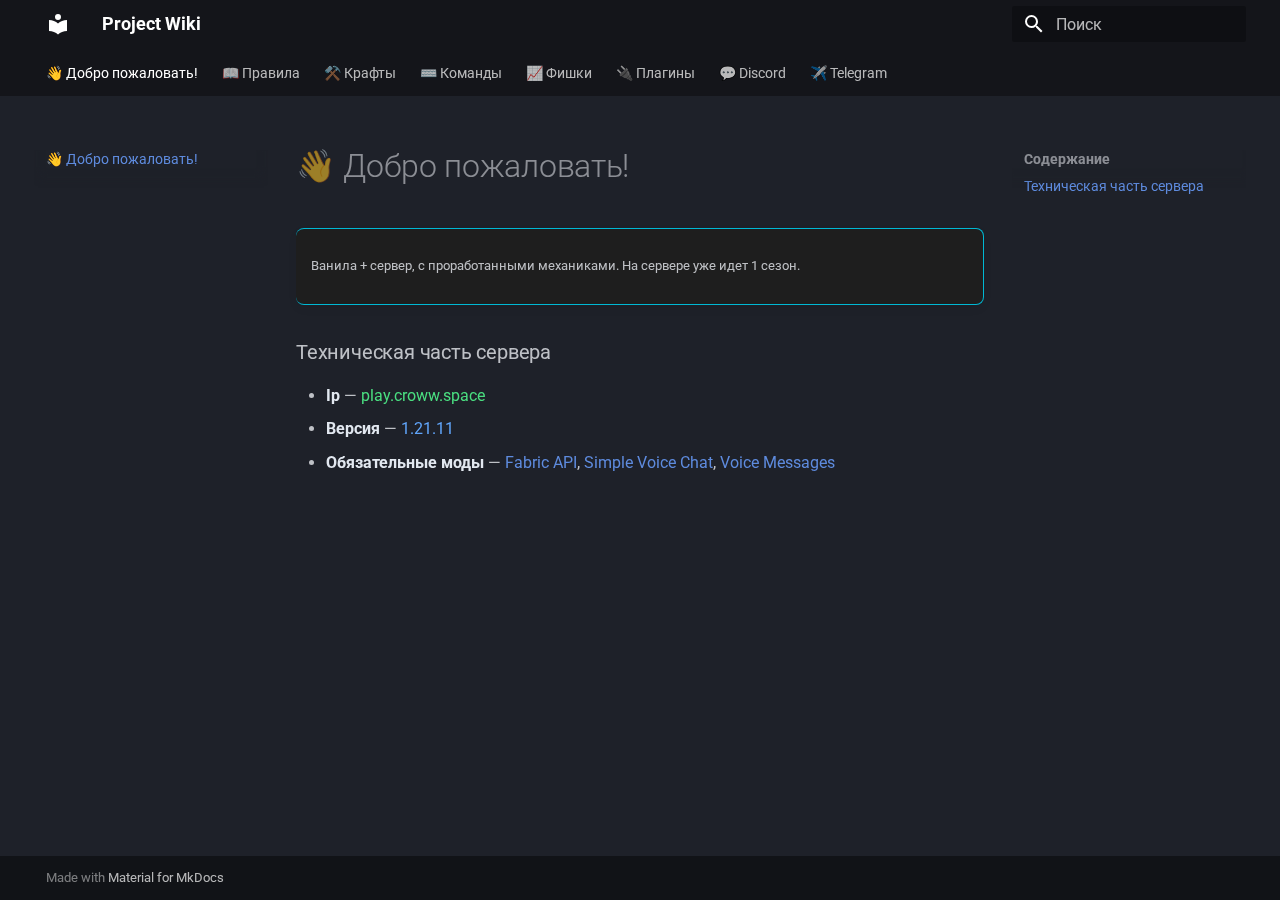
<file: index.html>
<!doctype html>
<html lang="ru" class="no-js">
  <head>
    
      <meta charset="utf-8">
      <meta name="viewport" content="width=device-width,initial-scale=1">
      
      
      
        <link rel="canonical" href="https://wiki.croww.space/">
      
      
      
        <link rel="next" href="crafts/">
      
      
        
      
      
      <link rel="icon" href="assets/images/favicon.png">
      <meta name="generator" content="mkdocs-1.6.1, mkdocs-material-9.7.1">
    
    
      
        <title>Project Wiki</title>
      
    
    
      <link rel="stylesheet" href="assets/stylesheets/main.484c7ddc.min.css">
      
        
        <link rel="stylesheet" href="assets/stylesheets/palette.ab4e12ef.min.css">
      
      


    
    
      
    
    
      
        
        
        <link rel="preconnect" href="https://fonts.gstatic.com" crossorigin>
        <link rel="stylesheet" href="https://fonts.googleapis.com/css?family=Roboto:300,300i,400,400i,700,700i%7CRoboto+Mono:400,400i,700,700i&display=fallback">
        <style>:root{--md-text-font:"Roboto";--md-code-font:"Roboto Mono"}</style>
      
    
    
      <link rel="stylesheet" href="stylesheets/extra.css">
    
    <script>__md_scope=new URL(".",location),__md_hash=e=>[...e].reduce(((e,_)=>(e<<5)-e+_.charCodeAt(0)),0),__md_get=(e,_=localStorage,t=__md_scope)=>JSON.parse(_.getItem(t.pathname+"."+e)),__md_set=(e,_,t=localStorage,a=__md_scope)=>{try{t.setItem(a.pathname+"."+e,JSON.stringify(_))}catch(e){}}</script>
    
      

    
    
  </head>
  
  
    
    
    
    
    
    <body dir="ltr" data-md-color-scheme="slate" data-md-color-primary="black" data-md-color-accent="indigo">
  
    
    <input class="md-toggle" data-md-toggle="drawer" type="checkbox" id="__drawer" autocomplete="off">
    <input class="md-toggle" data-md-toggle="search" type="checkbox" id="__search" autocomplete="off">
    <label class="md-overlay" for="__drawer"></label>
    <div data-md-component="skip">
      
        
        <a href="#_1" class="md-skip">
          Перейти к содержанию
        </a>
      
    </div>
    <div data-md-component="announce">
      
    </div>
    
    
      

<header class="md-header" data-md-component="header">
  <nav class="md-header__inner md-grid" aria-label="Верхний колонтитул">
    <a href="." title="Project Wiki" class="md-header__button md-logo" aria-label="Project Wiki" data-md-component="logo">
      
  
  <svg xmlns="http://www.w3.org/2000/svg" viewBox="0 0 24 24"><path d="M12 8a3 3 0 0 0 3-3 3 3 0 0 0-3-3 3 3 0 0 0-3 3 3 3 0 0 0 3 3m0 3.54C9.64 9.35 6.5 8 3 8v11c3.5 0 6.64 1.35 9 3.54 2.36-2.19 5.5-3.54 9-3.54V8c-3.5 0-6.64 1.35-9 3.54"/></svg>

    </a>
    <label class="md-header__button md-icon" for="__drawer">
      
      <svg xmlns="http://www.w3.org/2000/svg" viewBox="0 0 24 24"><path d="M3 6h18v2H3zm0 5h18v2H3zm0 5h18v2H3z"/></svg>
    </label>
    <div class="md-header__title" data-md-component="header-title">
      <div class="md-header__ellipsis">
        <div class="md-header__topic">
          <span class="md-ellipsis">
            Project Wiki
          </span>
        </div>
        <div class="md-header__topic" data-md-component="header-topic">
          <span class="md-ellipsis">
            
              👋 Добро пожаловать!
            
          </span>
        </div>
      </div>
    </div>
    
      
    
    
    
    
      
      
        <label class="md-header__button md-icon" for="__search">
          
          <svg xmlns="http://www.w3.org/2000/svg" viewBox="0 0 24 24"><path d="M9.5 3A6.5 6.5 0 0 1 16 9.5c0 1.61-.59 3.09-1.56 4.23l.27.27h.79l5 5-1.5 1.5-5-5v-.79l-.27-.27A6.52 6.52 0 0 1 9.5 16 6.5 6.5 0 0 1 3 9.5 6.5 6.5 0 0 1 9.5 3m0 2C7 5 5 7 5 9.5S7 14 9.5 14 14 12 14 9.5 12 5 9.5 5"/></svg>
        </label>
        <div class="md-search" data-md-component="search" role="dialog">
  <label class="md-search__overlay" for="__search"></label>
  <div class="md-search__inner" role="search">
    <form class="md-search__form" name="search">
      <input type="text" class="md-search__input" name="query" aria-label="Поиск" placeholder="Поиск" autocapitalize="off" autocorrect="off" autocomplete="off" spellcheck="false" data-md-component="search-query" required>
      <label class="md-search__icon md-icon" for="__search">
        
        <svg xmlns="http://www.w3.org/2000/svg" viewBox="0 0 24 24"><path d="M9.5 3A6.5 6.5 0 0 1 16 9.5c0 1.61-.59 3.09-1.56 4.23l.27.27h.79l5 5-1.5 1.5-5-5v-.79l-.27-.27A6.52 6.52 0 0 1 9.5 16 6.5 6.5 0 0 1 3 9.5 6.5 6.5 0 0 1 9.5 3m0 2C7 5 5 7 5 9.5S7 14 9.5 14 14 12 14 9.5 12 5 9.5 5"/></svg>
        
        <svg xmlns="http://www.w3.org/2000/svg" viewBox="0 0 24 24"><path d="M20 11v2H8l5.5 5.5-1.42 1.42L4.16 12l7.92-7.92L13.5 5.5 8 11z"/></svg>
      </label>
      <nav class="md-search__options" aria-label="Поиск">
        
        <button type="reset" class="md-search__icon md-icon" title="Очистить" aria-label="Очистить" tabindex="-1">
          
          <svg xmlns="http://www.w3.org/2000/svg" viewBox="0 0 24 24"><path d="M19 6.41 17.59 5 12 10.59 6.41 5 5 6.41 10.59 12 5 17.59 6.41 19 12 13.41 17.59 19 19 17.59 13.41 12z"/></svg>
        </button>
      </nav>
      
    </form>
    <div class="md-search__output">
      <div class="md-search__scrollwrap" tabindex="0" data-md-scrollfix>
        <div class="md-search-result" data-md-component="search-result">
          <div class="md-search-result__meta">
            Инициализация поиска
          </div>
          <ol class="md-search-result__list" role="presentation"></ol>
        </div>
      </div>
    </div>
  </div>
</div>
      
    
    
  </nav>
  
</header>
    
    <div class="md-container" data-md-component="container">
      
      
        
          
            
<nav class="md-tabs" aria-label="Вкладки" data-md-component="tabs">
  <div class="md-grid">
    <ul class="md-tabs__list">
      
        
  
  
  
    
  
  
    <li class="md-tabs__item md-tabs__item--active">
      <a href="." class="md-tabs__link">
        
  
  
    
  
  👋 Добро пожаловать!

      </a>
    </li>
  

      
        
  
  
  
  
    <li class="md-tabs__item">
      <a href="rules.md" class="md-tabs__link">
        
  
  
    
  
  📖 Правила

      </a>
    </li>
  

      
        
  
  
  
  
    <li class="md-tabs__item">
      <a href="crafts/" class="md-tabs__link">
        
  
  
    
  
  ⚒️ Крафты

      </a>
    </li>
  

      
        
  
  
  
  
    <li class="md-tabs__item">
      <a href="commands/" class="md-tabs__link">
        
  
  
    
  
  ⌨️ Команды

      </a>
    </li>
  

      
        
  
  
  
  
    
    
      <li class="md-tabs__item">
        <a href="features.md" class="md-tabs__link">
          
  
  
  📈 Фишки

        </a>
      </li>
    
  

      
        
  
  
  
  
    <li class="md-tabs__item">
      <a href="plugins.md" class="md-tabs__link">
        
  
  
    
  
  🔌 Плагины

      </a>
    </li>
  

      
        
  
  
  
  
    <li class="md-tabs__item">
      <a href="https://discord.com/invite/fKPNDYVxjB" class="md-tabs__link">
        
  
  
    
  
  💬 Discord

      </a>
    </li>
  

      
        
  
  
  
  
    <li class="md-tabs__item">
      <a href="https://t.me/croww_mc" class="md-tabs__link">
        
  
  
    
  
  ✈️ Telegram

      </a>
    </li>
  

      
    </ul>
  </div>
</nav>
          
        
      
      <main class="md-main" data-md-component="main">
        <div class="md-main__inner md-grid">
          
            
              
              <div class="md-sidebar md-sidebar--primary" data-md-component="sidebar" data-md-type="navigation" >
                <div class="md-sidebar__scrollwrap">
                  <div class="md-sidebar__inner">
                    


  


<nav class="md-nav md-nav--primary md-nav--lifted" aria-label="Навигация" data-md-level="0">
  <label class="md-nav__title" for="__drawer">
    <a href="." title="Project Wiki" class="md-nav__button md-logo" aria-label="Project Wiki" data-md-component="logo">
      
  
  <svg xmlns="http://www.w3.org/2000/svg" viewBox="0 0 24 24"><path d="M12 8a3 3 0 0 0 3-3 3 3 0 0 0-3-3 3 3 0 0 0-3 3 3 3 0 0 0 3 3m0 3.54C9.64 9.35 6.5 8 3 8v11c3.5 0 6.64 1.35 9 3.54 2.36-2.19 5.5-3.54 9-3.54V8c-3.5 0-6.64 1.35-9 3.54"/></svg>

    </a>
    Project Wiki
  </label>
  
  <ul class="md-nav__list" data-md-scrollfix>
    
      
      
  
  
    
  
  
  
    <li class="md-nav__item md-nav__item--active">
      
      <input class="md-nav__toggle md-toggle" type="checkbox" id="__toc">
      
      
        
      
      
        <label class="md-nav__link md-nav__link--active" for="__toc">
          
  
  
  <span class="md-ellipsis">
    
  
    👋 Добро пожаловать!
  

    
  </span>
  
  

          <span class="md-nav__icon md-icon"></span>
        </label>
      
      <a href="." class="md-nav__link md-nav__link--active">
        
  
  
  <span class="md-ellipsis">
    
  
    👋 Добро пожаловать!
  

    
  </span>
  
  

      </a>
      
        

<nav class="md-nav md-nav--secondary" aria-label="Содержание">
  
  
  
    
  
  
    <label class="md-nav__title" for="__toc">
      <span class="md-nav__icon md-icon"></span>
      Содержание
    </label>
    <ul class="md-nav__list" data-md-component="toc" data-md-scrollfix>
      
        <li class="md-nav__item">
  <a href="#_2" class="md-nav__link">
    <span class="md-ellipsis">
      
        Техническая часть сервера
      
    </span>
  </a>
  
</li>
      
    </ul>
  
</nav>
      
    </li>
  

    
      
      
  
  
  
  
    <li class="md-nav__item">
      <a href="rules.md" class="md-nav__link">
        
  
  
  <span class="md-ellipsis">
    
  
    📖 Правила
  

    
  </span>
  
  

      </a>
    </li>
  

    
      
      
  
  
  
  
    <li class="md-nav__item">
      <a href="crafts/" class="md-nav__link">
        
  
  
  <span class="md-ellipsis">
    
  
    ⚒️ Крафты
  

    
  </span>
  
  

      </a>
    </li>
  

    
      
      
  
  
  
  
    <li class="md-nav__item">
      <a href="commands/" class="md-nav__link">
        
  
  
  <span class="md-ellipsis">
    
  
    ⌨️ Команды
  

    
  </span>
  
  

      </a>
    </li>
  

    
      
      
  
  
  
  
    
    
    
    
      
      
        
      
    
    
    <li class="md-nav__item md-nav__item--nested">
      
        
        
        <input class="md-nav__toggle md-toggle " type="checkbox" id="__nav_5" >
        
          
          <label class="md-nav__link" for="__nav_5" id="__nav_5_label" tabindex="0">
            
  
  
  <span class="md-ellipsis">
    
  
    📈 Фишки
  

    
  </span>
  
  

            <span class="md-nav__icon md-icon"></span>
          </label>
        
        <nav class="md-nav" data-md-level="1" aria-labelledby="__nav_5_label" aria-expanded="false">
          <label class="md-nav__title" for="__nav_5">
            <span class="md-nav__icon md-icon"></span>
            
  
    📈 Фишки
  

          </label>
          <ul class="md-nav__list" data-md-scrollfix>
            
              
                
  
  
  
  
    <li class="md-nav__item">
      <a href="features.md" class="md-nav__link">
        
  
  
  <span class="md-ellipsis">
    
  
    index
  

    
  </span>
  
  

      </a>
    </li>
  

              
            
              
                
  
  
  
  
    <li class="md-nav__item">
      <a href="fishki/pokazat-nik.md" class="md-nav__link">
        
  
  
  <span class="md-ellipsis">
    
  
    Показать ник
  

    
  </span>
  
  

      </a>
    </li>
  

              
            
              
                
  
  
  
  
    <li class="md-nav__item">
      <a href="fishki/radio.md" class="md-nav__link">
        
  
  
  <span class="md-ellipsis">
    
  
    Радио
  

    
  </span>
  
  

      </a>
    </li>
  

              
            
          </ul>
        </nav>
      
    </li>
  

    
      
      
  
  
  
  
    <li class="md-nav__item">
      <a href="plugins.md" class="md-nav__link">
        
  
  
  <span class="md-ellipsis">
    
  
    🔌 Плагины
  

    
  </span>
  
  

      </a>
    </li>
  

    
      
      
  
  
  
  
    <li class="md-nav__item">
      <a href="https://discord.com/invite/fKPNDYVxjB" class="md-nav__link">
        
  
  
  <span class="md-ellipsis">
    
  
    💬 Discord
  

    
  </span>
  
  

      </a>
    </li>
  

    
      
      
  
  
  
  
    <li class="md-nav__item">
      <a href="https://t.me/croww_mc" class="md-nav__link">
        
  
  
  <span class="md-ellipsis">
    
  
    ✈️ Telegram
  

    
  </span>
  
  

      </a>
    </li>
  

    
  </ul>
</nav>
                  </div>
                </div>
              </div>
            
            
              
              <div class="md-sidebar md-sidebar--secondary" data-md-component="sidebar" data-md-type="toc" >
                <div class="md-sidebar__scrollwrap">
                  <div class="md-sidebar__inner">
                    

<nav class="md-nav md-nav--secondary" aria-label="Содержание">
  
  
  
    
  
  
    <label class="md-nav__title" for="__toc">
      <span class="md-nav__icon md-icon"></span>
      Содержание
    </label>
    <ul class="md-nav__list" data-md-component="toc" data-md-scrollfix>
      
        <li class="md-nav__item">
  <a href="#_2" class="md-nav__link">
    <span class="md-ellipsis">
      
        Техническая часть сервера
      
    </span>
  </a>
  
</li>
      
    </ul>
  
</nav>
                  </div>
                </div>
              </div>
            
          
          
            <div class="md-content" data-md-component="content">
              
              <article class="md-content__inner md-typeset">
                
                  



<h1 id="_1">👋 Добро пожаловать!</h1>
<div class="admonition info">
<p class="admonition-title">Croww — Ванила+ сервер</p>
<p>Ванила + сервер, с проработанными механиками. На сервере уже идет 1 сезон.</p>
</div>
<h3 id="_2">Техническая часть сервера</h3>
<ul>
<li><strong>Ip</strong> — <span style="color: #4ade80;">play.croww.space</span></li>
<li><strong>Версия</strong> — <span style="color: #60a5fa;">1.21.11</span></li>
<li><strong>Обязательные моды</strong> — <a href="https://modrinth.com/mod/fabric-api">Fabric API</a>, <a href="https://modrinth.com/plugin/simple-voice-chat">Simple Voice Chat</a>, <a href="https://modrinth.com/plugin/voicemessages">Voice Messages</a></li>
</ul>












                
              </article>
            </div>
          
          
<script>var target=document.getElementById(location.hash.slice(1));target&&target.name&&(target.checked=target.name.startsWith("__tabbed_"))</script>
        </div>
        
          <button type="button" class="md-top md-icon" data-md-component="top" hidden>
  
  <svg xmlns="http://www.w3.org/2000/svg" viewBox="0 0 24 24"><path d="M13 20h-2V8l-5.5 5.5-1.42-1.42L12 4.16l7.92 7.92-1.42 1.42L13 8z"/></svg>
  К началу
</button>
        
      </main>
      
        <footer class="md-footer">
  
  <div class="md-footer-meta md-typeset">
    <div class="md-footer-meta__inner md-grid">
      <div class="md-copyright">
  
  
    Made with
    <a href="https://squidfunk.github.io/mkdocs-material/" target="_blank" rel="noopener">
      Material for MkDocs
    </a>
  
</div>
      
    </div>
  </div>
</footer>
      
    </div>
    <div class="md-dialog" data-md-component="dialog">
      <div class="md-dialog__inner md-typeset"></div>
    </div>
    
    
    
      
      
      <script id="__config" type="application/json">{"annotate": null, "base": ".", "features": ["navigation.tabs", "navigation.top", "search.highlight", "content.code.copy", "navigation.sections", "content.tooltips"], "search": "assets/javascripts/workers/search.2c215733.min.js", "tags": null, "translations": {"clipboard.copied": "\u0421\u043a\u043e\u043f\u0438\u0440\u043e\u0432\u0430\u043d\u043e \u0432 \u0431\u0443\u0444\u0435\u0440", "clipboard.copy": "\u041a\u043e\u043f\u0438\u0440\u043e\u0432\u0430\u0442\u044c \u0432 \u0431\u0443\u0444\u0435\u0440", "search.result.more.one": "\u0415\u0449\u0451 1 \u043d\u0430 \u044d\u0442\u043e\u0439 \u0441\u0442\u0440\u0430\u043d\u0438\u0446\u0435", "search.result.more.other": "\u0415\u0449\u0451 # \u043d\u0430 \u044d\u0442\u043e\u0439 \u0441\u0442\u0440\u0430\u043d\u0438\u0446\u0435", "search.result.none": "\u0421\u043e\u0432\u043f\u0430\u0434\u0435\u043d\u0438\u0439 \u043d\u0435 \u043d\u0430\u0439\u0434\u0435\u043d\u043e", "search.result.one": "\u041d\u0430\u0439\u0434\u0435\u043d\u043e 1 \u0441\u043e\u0432\u043f\u0430\u0434\u0435\u043d\u0438\u0435", "search.result.other": "\u041d\u0430\u0439\u0434\u0435\u043d\u043e \u0441\u043e\u0432\u043f\u0430\u0434\u0435\u043d\u0438\u0439: #", "search.result.placeholder": "\u041d\u0430\u0447\u043d\u0438\u0442\u0435 \u043f\u0435\u0447\u0430\u0442\u0430\u0442\u044c \u0434\u043b\u044f \u043f\u043e\u0438\u0441\u043a\u0430", "search.result.term.missing": "\u041e\u0442\u0441\u0443\u0442\u0441\u0442\u0432\u0443\u0435\u0442", "select.version": "\u0412\u044b\u0431\u0435\u0440\u0438\u0442\u0435 \u0432\u0435\u0440\u0441\u0438\u044e"}, "version": null}</script>
    
    
      <script src="assets/javascripts/bundle.79ae519e.min.js"></script>
      
    
  </body>
</html>
</file>
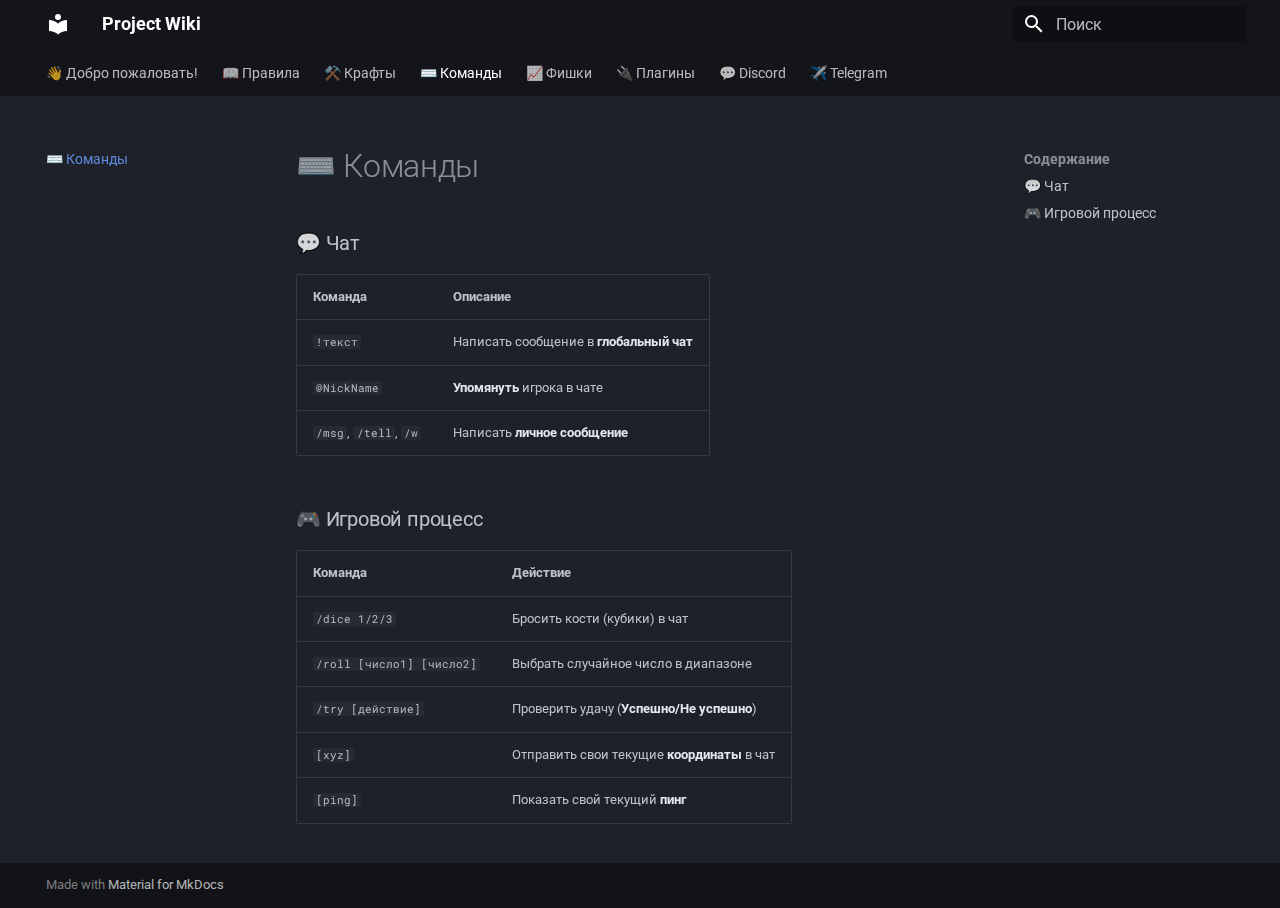
<file: commands/index.html>
<!doctype html>
<html lang="ru" class="no-js">
  <head>
    
      <meta charset="utf-8">
      <meta name="viewport" content="width=device-width,initial-scale=1">
      
      
      
        <link rel="canonical" href="https://wiki.croww.space/commands/">
      
      
        <link rel="prev" href="../crafts/">
      
      
      
        
      
      
      <link rel="icon" href="../assets/images/favicon.png">
      <meta name="generator" content="mkdocs-1.6.1, mkdocs-material-9.7.1">
    
    
      
        <title>⌨️ Команды - Project Wiki</title>
      
    
    
      <link rel="stylesheet" href="../assets/stylesheets/main.484c7ddc.min.css">
      
        
        <link rel="stylesheet" href="../assets/stylesheets/palette.ab4e12ef.min.css">
      
      


    
    
      
    
    
      
        
        
        <link rel="preconnect" href="https://fonts.gstatic.com" crossorigin>
        <link rel="stylesheet" href="https://fonts.googleapis.com/css?family=Roboto:300,300i,400,400i,700,700i%7CRoboto+Mono:400,400i,700,700i&display=fallback">
        <style>:root{--md-text-font:"Roboto";--md-code-font:"Roboto Mono"}</style>
      
    
    
      <link rel="stylesheet" href="../stylesheets/extra.css">
    
    <script>__md_scope=new URL("..",location),__md_hash=e=>[...e].reduce(((e,_)=>(e<<5)-e+_.charCodeAt(0)),0),__md_get=(e,_=localStorage,t=__md_scope)=>JSON.parse(_.getItem(t.pathname+"."+e)),__md_set=(e,_,t=localStorage,a=__md_scope)=>{try{t.setItem(a.pathname+"."+e,JSON.stringify(_))}catch(e){}}</script>
    
      

    
    
  </head>
  
  
    
    
    
    
    
    <body dir="ltr" data-md-color-scheme="slate" data-md-color-primary="black" data-md-color-accent="indigo">
  
    
    <input class="md-toggle" data-md-toggle="drawer" type="checkbox" id="__drawer" autocomplete="off">
    <input class="md-toggle" data-md-toggle="search" type="checkbox" id="__search" autocomplete="off">
    <label class="md-overlay" for="__drawer"></label>
    <div data-md-component="skip">
      
        
        <a href="#_1" class="md-skip">
          Перейти к содержанию
        </a>
      
    </div>
    <div data-md-component="announce">
      
    </div>
    
    
      

<header class="md-header" data-md-component="header">
  <nav class="md-header__inner md-grid" aria-label="Верхний колонтитул">
    <a href=".." title="Project Wiki" class="md-header__button md-logo" aria-label="Project Wiki" data-md-component="logo">
      
  
  <svg xmlns="http://www.w3.org/2000/svg" viewBox="0 0 24 24"><path d="M12 8a3 3 0 0 0 3-3 3 3 0 0 0-3-3 3 3 0 0 0-3 3 3 3 0 0 0 3 3m0 3.54C9.64 9.35 6.5 8 3 8v11c3.5 0 6.64 1.35 9 3.54 2.36-2.19 5.5-3.54 9-3.54V8c-3.5 0-6.64 1.35-9 3.54"/></svg>

    </a>
    <label class="md-header__button md-icon" for="__drawer">
      
      <svg xmlns="http://www.w3.org/2000/svg" viewBox="0 0 24 24"><path d="M3 6h18v2H3zm0 5h18v2H3zm0 5h18v2H3z"/></svg>
    </label>
    <div class="md-header__title" data-md-component="header-title">
      <div class="md-header__ellipsis">
        <div class="md-header__topic">
          <span class="md-ellipsis">
            Project Wiki
          </span>
        </div>
        <div class="md-header__topic" data-md-component="header-topic">
          <span class="md-ellipsis">
            
              ⌨️ Команды
            
          </span>
        </div>
      </div>
    </div>
    
      
    
    
    
    
      
      
        <label class="md-header__button md-icon" for="__search">
          
          <svg xmlns="http://www.w3.org/2000/svg" viewBox="0 0 24 24"><path d="M9.5 3A6.5 6.5 0 0 1 16 9.5c0 1.61-.59 3.09-1.56 4.23l.27.27h.79l5 5-1.5 1.5-5-5v-.79l-.27-.27A6.52 6.52 0 0 1 9.5 16 6.5 6.5 0 0 1 3 9.5 6.5 6.5 0 0 1 9.5 3m0 2C7 5 5 7 5 9.5S7 14 9.5 14 14 12 14 9.5 12 5 9.5 5"/></svg>
        </label>
        <div class="md-search" data-md-component="search" role="dialog">
  <label class="md-search__overlay" for="__search"></label>
  <div class="md-search__inner" role="search">
    <form class="md-search__form" name="search">
      <input type="text" class="md-search__input" name="query" aria-label="Поиск" placeholder="Поиск" autocapitalize="off" autocorrect="off" autocomplete="off" spellcheck="false" data-md-component="search-query" required>
      <label class="md-search__icon md-icon" for="__search">
        
        <svg xmlns="http://www.w3.org/2000/svg" viewBox="0 0 24 24"><path d="M9.5 3A6.5 6.5 0 0 1 16 9.5c0 1.61-.59 3.09-1.56 4.23l.27.27h.79l5 5-1.5 1.5-5-5v-.79l-.27-.27A6.52 6.52 0 0 1 9.5 16 6.5 6.5 0 0 1 3 9.5 6.5 6.5 0 0 1 9.5 3m0 2C7 5 5 7 5 9.5S7 14 9.5 14 14 12 14 9.5 12 5 9.5 5"/></svg>
        
        <svg xmlns="http://www.w3.org/2000/svg" viewBox="0 0 24 24"><path d="M20 11v2H8l5.5 5.5-1.42 1.42L4.16 12l7.92-7.92L13.5 5.5 8 11z"/></svg>
      </label>
      <nav class="md-search__options" aria-label="Поиск">
        
        <button type="reset" class="md-search__icon md-icon" title="Очистить" aria-label="Очистить" tabindex="-1">
          
          <svg xmlns="http://www.w3.org/2000/svg" viewBox="0 0 24 24"><path d="M19 6.41 17.59 5 12 10.59 6.41 5 5 6.41 10.59 12 5 17.59 6.41 19 12 13.41 17.59 19 19 17.59 13.41 12z"/></svg>
        </button>
      </nav>
      
    </form>
    <div class="md-search__output">
      <div class="md-search__scrollwrap" tabindex="0" data-md-scrollfix>
        <div class="md-search-result" data-md-component="search-result">
          <div class="md-search-result__meta">
            Инициализация поиска
          </div>
          <ol class="md-search-result__list" role="presentation"></ol>
        </div>
      </div>
    </div>
  </div>
</div>
      
    
    
  </nav>
  
</header>
    
    <div class="md-container" data-md-component="container">
      
      
        
          
            
<nav class="md-tabs" aria-label="Вкладки" data-md-component="tabs">
  <div class="md-grid">
    <ul class="md-tabs__list">
      
        
  
  
  
  
    <li class="md-tabs__item">
      <a href=".." class="md-tabs__link">
        
  
  
    
  
  👋 Добро пожаловать!

      </a>
    </li>
  

      
        
  
  
  
  
    <li class="md-tabs__item">
      <a href="../rules.md" class="md-tabs__link">
        
  
  
    
  
  📖 Правила

      </a>
    </li>
  

      
        
  
  
  
  
    <li class="md-tabs__item">
      <a href="../crafts/" class="md-tabs__link">
        
  
  
    
  
  ⚒️ Крафты

      </a>
    </li>
  

      
        
  
  
  
    
  
  
    <li class="md-tabs__item md-tabs__item--active">
      <a href="./" class="md-tabs__link">
        
  
  
    
  
  ⌨️ Команды

      </a>
    </li>
  

      
        
  
  
  
  
    
    
      <li class="md-tabs__item">
        <a href="../features.md" class="md-tabs__link">
          
  
  
  📈 Фишки

        </a>
      </li>
    
  

      
        
  
  
  
  
    <li class="md-tabs__item">
      <a href="../plugins.md" class="md-tabs__link">
        
  
  
    
  
  🔌 Плагины

      </a>
    </li>
  

      
        
  
  
  
  
    <li class="md-tabs__item">
      <a href="https://discord.com/invite/fKPNDYVxjB" class="md-tabs__link">
        
  
  
    
  
  💬 Discord

      </a>
    </li>
  

      
        
  
  
  
  
    <li class="md-tabs__item">
      <a href="https://t.me/croww_mc" class="md-tabs__link">
        
  
  
    
  
  ✈️ Telegram

      </a>
    </li>
  

      
    </ul>
  </div>
</nav>
          
        
      
      <main class="md-main" data-md-component="main">
        <div class="md-main__inner md-grid">
          
            
              
              <div class="md-sidebar md-sidebar--primary" data-md-component="sidebar" data-md-type="navigation" >
                <div class="md-sidebar__scrollwrap">
                  <div class="md-sidebar__inner">
                    


  


<nav class="md-nav md-nav--primary md-nav--lifted" aria-label="Навигация" data-md-level="0">
  <label class="md-nav__title" for="__drawer">
    <a href=".." title="Project Wiki" class="md-nav__button md-logo" aria-label="Project Wiki" data-md-component="logo">
      
  
  <svg xmlns="http://www.w3.org/2000/svg" viewBox="0 0 24 24"><path d="M12 8a3 3 0 0 0 3-3 3 3 0 0 0-3-3 3 3 0 0 0-3 3 3 3 0 0 0 3 3m0 3.54C9.64 9.35 6.5 8 3 8v11c3.5 0 6.64 1.35 9 3.54 2.36-2.19 5.5-3.54 9-3.54V8c-3.5 0-6.64 1.35-9 3.54"/></svg>

    </a>
    Project Wiki
  </label>
  
  <ul class="md-nav__list" data-md-scrollfix>
    
      
      
  
  
  
  
    <li class="md-nav__item">
      <a href=".." class="md-nav__link">
        
  
  
  <span class="md-ellipsis">
    
  
    👋 Добро пожаловать!
  

    
  </span>
  
  

      </a>
    </li>
  

    
      
      
  
  
  
  
    <li class="md-nav__item">
      <a href="../rules.md" class="md-nav__link">
        
  
  
  <span class="md-ellipsis">
    
  
    📖 Правила
  

    
  </span>
  
  

      </a>
    </li>
  

    
      
      
  
  
  
  
    <li class="md-nav__item">
      <a href="../crafts/" class="md-nav__link">
        
  
  
  <span class="md-ellipsis">
    
  
    ⚒️ Крафты
  

    
  </span>
  
  

      </a>
    </li>
  

    
      
      
  
  
    
  
  
  
    <li class="md-nav__item md-nav__item--active">
      
      <input class="md-nav__toggle md-toggle" type="checkbox" id="__toc">
      
      
        
      
      
        <label class="md-nav__link md-nav__link--active" for="__toc">
          
  
  
  <span class="md-ellipsis">
    
  
    ⌨️ Команды
  

    
  </span>
  
  

          <span class="md-nav__icon md-icon"></span>
        </label>
      
      <a href="./" class="md-nav__link md-nav__link--active">
        
  
  
  <span class="md-ellipsis">
    
  
    ⌨️ Команды
  

    
  </span>
  
  

      </a>
      
        

<nav class="md-nav md-nav--secondary" aria-label="Содержание">
  
  
  
    
  
  
    <label class="md-nav__title" for="__toc">
      <span class="md-nav__icon md-icon"></span>
      Содержание
    </label>
    <ul class="md-nav__list" data-md-component="toc" data-md-scrollfix>
      
        <li class="md-nav__item">
  <a href="#_2" class="md-nav__link">
    <span class="md-ellipsis">
      
        💬 Чат
      
    </span>
  </a>
  
</li>
      
        <li class="md-nav__item">
  <a href="#_3" class="md-nav__link">
    <span class="md-ellipsis">
      
        🎮 Игровой процесс
      
    </span>
  </a>
  
</li>
      
    </ul>
  
</nav>
      
    </li>
  

    
      
      
  
  
  
  
    
    
    
    
      
      
        
      
    
    
    <li class="md-nav__item md-nav__item--nested">
      
        
        
        <input class="md-nav__toggle md-toggle " type="checkbox" id="__nav_5" >
        
          
          <label class="md-nav__link" for="__nav_5" id="__nav_5_label" tabindex="0">
            
  
  
  <span class="md-ellipsis">
    
  
    📈 Фишки
  

    
  </span>
  
  

            <span class="md-nav__icon md-icon"></span>
          </label>
        
        <nav class="md-nav" data-md-level="1" aria-labelledby="__nav_5_label" aria-expanded="false">
          <label class="md-nav__title" for="__nav_5">
            <span class="md-nav__icon md-icon"></span>
            
  
    📈 Фишки
  

          </label>
          <ul class="md-nav__list" data-md-scrollfix>
            
              
                
  
  
  
  
    <li class="md-nav__item">
      <a href="../features.md" class="md-nav__link">
        
  
  
  <span class="md-ellipsis">
    
  
    index
  

    
  </span>
  
  

      </a>
    </li>
  

              
            
              
                
  
  
  
  
    <li class="md-nav__item">
      <a href="../fishki/pokazat-nik.md" class="md-nav__link">
        
  
  
  <span class="md-ellipsis">
    
  
    Показать ник
  

    
  </span>
  
  

      </a>
    </li>
  

              
            
              
                
  
  
  
  
    <li class="md-nav__item">
      <a href="../fishki/radio.md" class="md-nav__link">
        
  
  
  <span class="md-ellipsis">
    
  
    Радио
  

    
  </span>
  
  

      </a>
    </li>
  

              
            
          </ul>
        </nav>
      
    </li>
  

    
      
      
  
  
  
  
    <li class="md-nav__item">
      <a href="../plugins.md" class="md-nav__link">
        
  
  
  <span class="md-ellipsis">
    
  
    🔌 Плагины
  

    
  </span>
  
  

      </a>
    </li>
  

    
      
      
  
  
  
  
    <li class="md-nav__item">
      <a href="https://discord.com/invite/fKPNDYVxjB" class="md-nav__link">
        
  
  
  <span class="md-ellipsis">
    
  
    💬 Discord
  

    
  </span>
  
  

      </a>
    </li>
  

    
      
      
  
  
  
  
    <li class="md-nav__item">
      <a href="https://t.me/croww_mc" class="md-nav__link">
        
  
  
  <span class="md-ellipsis">
    
  
    ✈️ Telegram
  

    
  </span>
  
  

      </a>
    </li>
  

    
  </ul>
</nav>
                  </div>
                </div>
              </div>
            
            
              
              <div class="md-sidebar md-sidebar--secondary" data-md-component="sidebar" data-md-type="toc" >
                <div class="md-sidebar__scrollwrap">
                  <div class="md-sidebar__inner">
                    

<nav class="md-nav md-nav--secondary" aria-label="Содержание">
  
  
  
    
  
  
    <label class="md-nav__title" for="__toc">
      <span class="md-nav__icon md-icon"></span>
      Содержание
    </label>
    <ul class="md-nav__list" data-md-component="toc" data-md-scrollfix>
      
        <li class="md-nav__item">
  <a href="#_2" class="md-nav__link">
    <span class="md-ellipsis">
      
        💬 Чат
      
    </span>
  </a>
  
</li>
      
        <li class="md-nav__item">
  <a href="#_3" class="md-nav__link">
    <span class="md-ellipsis">
      
        🎮 Игровой процесс
      
    </span>
  </a>
  
</li>
      
    </ul>
  
</nav>
                  </div>
                </div>
              </div>
            
          
          
            <div class="md-content" data-md-component="content">
              
              <article class="md-content__inner md-typeset">
                
                  



<h1 id="_1">⌨️ Команды</h1>
<h3 id="_2">💬 Чат</h3>
<table>
<thead>
<tr>
<th style="text-align: left;">Команда</th>
<th style="text-align: left;">Описание</th>
</tr>
</thead>
<tbody>
<tr>
<td style="text-align: left;"><code>!текст</code></td>
<td style="text-align: left;">Написать сообщение в <strong>глобальный чат</strong></td>
</tr>
<tr>
<td style="text-align: left;"><code>@NickName</code></td>
<td style="text-align: left;"><strong>Упомянуть</strong> игрока в чате</td>
</tr>
<tr>
<td style="text-align: left;"><code>/msg</code>, <code>/tell</code>, <code>/w</code></td>
<td style="text-align: left;">Написать <strong>личное сообщение</strong></td>
</tr>
</tbody>
</table>
<h3 id="_3">🎮 Игровой процесс</h3>
<table>
<thead>
<tr>
<th style="text-align: left;">Команда</th>
<th style="text-align: left;">Действие</th>
</tr>
</thead>
<tbody>
<tr>
<td style="text-align: left;"><code>/dice 1/2/3</code></td>
<td style="text-align: left;">Бросить кости (кубики) в чат</td>
</tr>
<tr>
<td style="text-align: left;"><code>/roll [число1] [число2]</code></td>
<td style="text-align: left;">Выбрать случайное число в диапазоне</td>
</tr>
<tr>
<td style="text-align: left;"><code>/try [действие]</code></td>
<td style="text-align: left;">Проверить удачу (<strong>Успешно/Не успешно</strong>)</td>
</tr>
<tr>
<td style="text-align: left;"><code>[xyz]</code></td>
<td style="text-align: left;">Отправить свои текущие <strong>координаты</strong> в чат</td>
</tr>
<tr>
<td style="text-align: left;"><code>[ping]</code></td>
<td style="text-align: left;">Показать свой текущий <strong>пинг</strong></td>
</tr>
</tbody>
</table>












                
              </article>
            </div>
          
          
<script>var target=document.getElementById(location.hash.slice(1));target&&target.name&&(target.checked=target.name.startsWith("__tabbed_"))</script>
        </div>
        
          <button type="button" class="md-top md-icon" data-md-component="top" hidden>
  
  <svg xmlns="http://www.w3.org/2000/svg" viewBox="0 0 24 24"><path d="M13 20h-2V8l-5.5 5.5-1.42-1.42L12 4.16l7.92 7.92-1.42 1.42L13 8z"/></svg>
  К началу
</button>
        
      </main>
      
        <footer class="md-footer">
  
  <div class="md-footer-meta md-typeset">
    <div class="md-footer-meta__inner md-grid">
      <div class="md-copyright">
  
  
    Made with
    <a href="https://squidfunk.github.io/mkdocs-material/" target="_blank" rel="noopener">
      Material for MkDocs
    </a>
  
</div>
      
    </div>
  </div>
</footer>
      
    </div>
    <div class="md-dialog" data-md-component="dialog">
      <div class="md-dialog__inner md-typeset"></div>
    </div>
    
    
    
      
      
      <script id="__config" type="application/json">{"annotate": null, "base": "..", "features": ["navigation.tabs", "navigation.top", "search.highlight", "content.code.copy", "navigation.sections", "content.tooltips"], "search": "../assets/javascripts/workers/search.2c215733.min.js", "tags": null, "translations": {"clipboard.copied": "\u0421\u043a\u043e\u043f\u0438\u0440\u043e\u0432\u0430\u043d\u043e \u0432 \u0431\u0443\u0444\u0435\u0440", "clipboard.copy": "\u041a\u043e\u043f\u0438\u0440\u043e\u0432\u0430\u0442\u044c \u0432 \u0431\u0443\u0444\u0435\u0440", "search.result.more.one": "\u0415\u0449\u0451 1 \u043d\u0430 \u044d\u0442\u043e\u0439 \u0441\u0442\u0440\u0430\u043d\u0438\u0446\u0435", "search.result.more.other": "\u0415\u0449\u0451 # \u043d\u0430 \u044d\u0442\u043e\u0439 \u0441\u0442\u0440\u0430\u043d\u0438\u0446\u0435", "search.result.none": "\u0421\u043e\u0432\u043f\u0430\u0434\u0435\u043d\u0438\u0439 \u043d\u0435 \u043d\u0430\u0439\u0434\u0435\u043d\u043e", "search.result.one": "\u041d\u0430\u0439\u0434\u0435\u043d\u043e 1 \u0441\u043e\u0432\u043f\u0430\u0434\u0435\u043d\u0438\u0435", "search.result.other": "\u041d\u0430\u0439\u0434\u0435\u043d\u043e \u0441\u043e\u0432\u043f\u0430\u0434\u0435\u043d\u0438\u0439: #", "search.result.placeholder": "\u041d\u0430\u0447\u043d\u0438\u0442\u0435 \u043f\u0435\u0447\u0430\u0442\u0430\u0442\u044c \u0434\u043b\u044f \u043f\u043e\u0438\u0441\u043a\u0430", "search.result.term.missing": "\u041e\u0442\u0441\u0443\u0442\u0441\u0442\u0432\u0443\u0435\u0442", "select.version": "\u0412\u044b\u0431\u0435\u0440\u0438\u0442\u0435 \u0432\u0435\u0440\u0441\u0438\u044e"}, "version": null}</script>
    
    
      <script src="../assets/javascripts/bundle.79ae519e.min.js"></script>
      
    
  </body>
</html>
</file>
<file: stylesheets/extra.css>
/* Закругление углов для картинок-баннеров */
article img {
    border-radius: 12px;
}

/* Стиль для блока Info (как на скриншоте) */
.md-typeset .admonition.info {
    border-left: none;
    background-color: #1e1e1e;
    border-radius: 8px;
    padding: 15px;
}

.md-typeset .admonition-title {
    display: none; /* Прячем заголовок "Info", оставляем только текст */
}

/* Цветные акценты для IP и Версии */
b, strong {
    color: #e2e8f0;
}

/* Имитация кнопки "Next" внизу */
.gitbook-next {
    display: block;
    padding: 20px;
    border: 1px solid #333;
    border-radius: 10px;
    text-decoration: none !important;
    transition: 0.3s;
}

.gitbook-next:hover {
    background-color: #252525;
}
</file>
<file: assets/stylesheets/main.484c7ddc.min.css>
@charset "UTF-8";html{-webkit-text-size-adjust:none;-moz-text-size-adjust:none;text-size-adjust:none;box-sizing:border-box}*,:after,:before{box-sizing:inherit}@media (prefers-reduced-motion){*,:after,:before{transition:none!important}}body{margin:0}a,button,input,label{-webkit-tap-highlight-color:transparent}a{color:inherit;text-decoration:none}hr{border:0;box-sizing:initial;display:block;height:.05rem;overflow:visible;padding:0}small{font-size:80%}sub,sup{line-height:1em}img{border-style:none}table{border-collapse:initial;border-spacing:0}td,th{font-weight:400;vertical-align:top}button{background:#0000;border:0;font-family:inherit;font-size:inherit;margin:0;padding:0}input{border:0;outline:none}:root{--md-primary-fg-color:#4051b5;--md-primary-fg-color--light:#5d6cc0;--md-primary-fg-color--dark:#303fa1;--md-primary-bg-color:#fff;--md-primary-bg-color--light:#ffffffb3;--md-accent-fg-color:#526cfe;--md-accent-fg-color--transparent:#526cfe1a;--md-accent-bg-color:#fff;--md-accent-bg-color--light:#ffffffb3}[data-md-color-scheme=default]{color-scheme:light}[data-md-color-scheme=default] img[src$="#gh-dark-mode-only"],[data-md-color-scheme=default] img[src$="#only-dark"]{display:none}:root,[data-md-color-scheme=default]{--md-hue:225deg;--md-default-fg-color:#000000de;--md-default-fg-color--light:#0000008a;--md-default-fg-color--lighter:#00000052;--md-default-fg-color--lightest:#00000012;--md-default-bg-color:#fff;--md-default-bg-color--light:#ffffffb3;--md-default-bg-color--lighter:#ffffff4d;--md-default-bg-color--lightest:#ffffff1f;--md-code-fg-color:#36464e;--md-code-bg-color:#f5f5f5;--md-code-bg-color--light:#f5f5f5b3;--md-code-bg-color--lighter:#f5f5f54d;--md-code-hl-color:#4287ff;--md-code-hl-color--light:#4287ff1a;--md-code-hl-number-color:#d52a2a;--md-code-hl-special-color:#db1457;--md-code-hl-function-color:#a846b9;--md-code-hl-constant-color:#6e59d9;--md-code-hl-keyword-color:#3f6ec6;--md-code-hl-string-color:#1c7d4d;--md-code-hl-name-color:var(--md-code-fg-color);--md-code-hl-operator-color:var(--md-default-fg-color--light);--md-code-hl-punctuation-color:var(--md-default-fg-color--light);--md-code-hl-comment-color:var(--md-default-fg-color--light);--md-code-hl-generic-color:var(--md-default-fg-color--light);--md-code-hl-variable-color:var(--md-default-fg-color--light);--md-typeset-color:var(--md-default-fg-color);--md-typeset-a-color:var(--md-primary-fg-color);--md-typeset-del-color:#f5503d26;--md-typeset-ins-color:#0bd57026;--md-typeset-kbd-color:#fafafa;--md-typeset-kbd-accent-color:#fff;--md-typeset-kbd-border-color:#b8b8b8;--md-typeset-mark-color:#ffff0080;--md-typeset-table-color:#0000001f;--md-typeset-table-color--light:rgba(0,0,0,.035);--md-admonition-fg-color:var(--md-default-fg-color);--md-admonition-bg-color:var(--md-default-bg-color);--md-warning-fg-color:#000000de;--md-warning-bg-color:#ff9;--md-footer-fg-color:#fff;--md-footer-fg-color--light:#ffffffb3;--md-footer-fg-color--lighter:#ffffff73;--md-footer-bg-color:#000000de;--md-footer-bg-color--dark:#00000052;--md-shadow-z1:0 0.2rem 0.5rem #0000000d,0 0 0.05rem #0000001a;--md-shadow-z2:0 0.2rem 0.5rem #0000001a,0 0 0.05rem #00000040;--md-shadow-z3:0 0.2rem 0.5rem #0003,0 0 0.05rem #00000059}.md-icon svg{fill:currentcolor;display:block;height:1.2rem;width:1.2rem}body{-webkit-font-smoothing:antialiased;-moz-osx-font-smoothing:grayscale;--md-text-font-family:var(--md-text-font,_),-apple-system,BlinkMacSystemFont,Helvetica,Arial,sans-serif;--md-code-font-family:var(--md-code-font,_),SFMono-Regular,Consolas,Menlo,monospace}aside,body,input{font-feature-settings:"kern","liga";color:var(--md-typeset-color);font-family:var(--md-text-font-family)}code,kbd,pre{font-feature-settings:"kern";font-family:var(--md-code-font-family)}:root{--md-typeset-table-sort-icon:url('data:image/svg+xml;charset=utf-8,<svg xmlns="http://www.w3.org/2000/svg" viewBox="0 0 24 24"><path d="m18 21-4-4h3V7h-3l4-4 4 4h-3v10h3M2 19v-2h10v2M2 13v-2h7v2M2 7V5h4v2z"/></svg>');--md-typeset-table-sort-icon--asc:url('data:image/svg+xml;charset=utf-8,<svg xmlns="http://www.w3.org/2000/svg" viewBox="0 0 24 24"><path d="M19 17h3l-4 4-4-4h3V3h2M2 17h10v2H2M6 5v2H2V5m0 6h7v2H2z"/></svg>');--md-typeset-table-sort-icon--desc:url('data:image/svg+xml;charset=utf-8,<svg xmlns="http://www.w3.org/2000/svg" viewBox="0 0 24 24"><path d="M19 7h3l-4-4-4 4h3v14h2M2 17h10v2H2M6 5v2H2V5m0 6h7v2H2z"/></svg>')}.md-typeset{-webkit-print-color-adjust:exact;color-adjust:exact;font-size:.8rem;line-height:1.6;overflow-wrap:break-word}@media print{.md-typeset{font-size:.68rem}}.md-typeset blockquote,.md-typeset dl,.md-typeset figure,.md-typeset ol,.md-typeset pre,.md-typeset ul{margin-bottom:1em;margin-top:1em}.md-typeset h1{color:var(--md-default-fg-color--light);font-size:2em;line-height:1.3;margin:0 0 1.25em}.md-typeset h1,.md-typeset h2{font-weight:300;letter-spacing:-.01em}.md-typeset h2{font-size:1.5625em;line-height:1.4;margin:1.6em 0 .64em}.md-typeset h3{font-size:1.25em;font-weight:400;letter-spacing:-.01em;line-height:1.5;margin:1.6em 0 .8em}.md-typeset h2+h3{margin-top:.8em}.md-typeset h4{font-weight:700;letter-spacing:-.01em;margin:1em 0}.md-typeset h5,.md-typeset h6{color:var(--md-default-fg-color--light);font-size:.8em;font-weight:700;letter-spacing:-.01em;margin:1.25em 0}.md-typeset h5{text-transform:uppercase}.md-typeset h5 code{text-transform:none}.md-typeset hr{border-bottom:.05rem solid var(--md-default-fg-color--lightest);display:flow-root;margin:1.5em 0}.md-typeset a{color:var(--md-typeset-a-color);word-break:break-word}.md-typeset a,.md-typeset a:before{transition:color 125ms}.md-typeset a:focus,.md-typeset a:hover{color:var(--md-accent-fg-color)}.md-typeset a:focus code,.md-typeset a:hover code{background-color:var(--md-accent-fg-color--transparent);color:var(--md-accent-fg-color)}.md-typeset a code{color:var(--md-typeset-a-color)}.md-typeset a.focus-visible{outline-color:var(--md-accent-fg-color);outline-offset:.2rem}.md-typeset code,.md-typeset kbd,.md-typeset pre{color:var(--md-code-fg-color);direction:ltr;font-variant-ligatures:none;transition:background-color 125ms}@media print{.md-typeset code,.md-typeset kbd,.md-typeset pre{white-space:pre-wrap}}.md-typeset code{background-color:var(--md-code-bg-color);border-radius:.1rem;-webkit-box-decoration-break:clone;box-decoration-break:clone;font-size:.85em;padding:0 .2941176471em;transition:color 125ms,background-color 125ms;word-break:break-word}.md-typeset code:not(.focus-visible){-webkit-tap-highlight-color:transparent;outline:none}.md-typeset pre{display:flow-root;line-height:1.4;position:relative}.md-typeset pre>code{-webkit-box-decoration-break:slice;box-decoration-break:slice;box-shadow:none;display:block;margin:0;outline-color:var(--md-accent-fg-color);overflow:auto;padding:.7720588235em 1.1764705882em;scrollbar-color:var(--md-default-fg-color--lighter) #0000;scrollbar-width:thin;touch-action:auto;word-break:normal}.md-typeset pre>code:hover{scrollbar-color:var(--md-accent-fg-color) #0000}.md-typeset pre>code::-webkit-scrollbar{height:.2rem;width:.2rem}.md-typeset pre>code::-webkit-scrollbar-thumb{background-color:var(--md-default-fg-color--lighter)}.md-typeset pre>code::-webkit-scrollbar-thumb:hover{background-color:var(--md-accent-fg-color)}.md-typeset kbd{background-color:var(--md-typeset-kbd-color);border-radius:.1rem;box-shadow:0 .1rem 0 .05rem var(--md-typeset-kbd-border-color),0 .1rem 0 var(--md-typeset-kbd-border-color),0 -.1rem .2rem var(--md-typeset-kbd-accent-color) inset;color:var(--md-default-fg-color);display:inline-block;font-size:.75em;padding:0 .6666666667em;vertical-align:text-top;word-break:break-word}.md-typeset mark{background-color:var(--md-typeset-mark-color);-webkit-box-decoration-break:clone;box-decoration-break:clone;color:inherit;word-break:break-word}.md-typeset abbr{cursor:help;text-decoration:none}.md-typeset [data-preview],.md-typeset abbr{border-bottom:.05rem dotted var(--md-default-fg-color--light)}.md-typeset small{opacity:.75}[dir=ltr] .md-typeset sub,[dir=ltr] .md-typeset sup{margin-left:.078125em}[dir=rtl] .md-typeset sub,[dir=rtl] .md-typeset sup{margin-right:.078125em}[dir=ltr] .md-typeset blockquote{padding-left:.6rem}[dir=rtl] .md-typeset blockquote{padding-right:.6rem}[dir=ltr] .md-typeset blockquote{border-left:.2rem solid var(--md-default-fg-color--lighter)}[dir=rtl] .md-typeset blockquote{border-right:.2rem solid var(--md-default-fg-color--lighter)}.md-typeset blockquote{color:var(--md-default-fg-color--light);margin-left:0;margin-right:0}.md-typeset ul{list-style-type:disc}.md-typeset ul[type]{list-style-type:revert-layer}[dir=ltr] .md-typeset ol,[dir=ltr] .md-typeset ul{margin-left:.625em}[dir=rtl] .md-typeset ol,[dir=rtl] .md-typeset ul{margin-right:.625em}.md-typeset ol,.md-typeset ul{padding:0}.md-typeset ol:not([hidden]),.md-typeset ul:not([hidden]){display:flow-root}.md-typeset ol ol,.md-typeset ul ol{list-style-type:lower-alpha}.md-typeset ol ol ol,.md-typeset ul ol ol{list-style-type:lower-roman}.md-typeset ol ol ol ol,.md-typeset ul ol ol ol{list-style-type:upper-alpha}.md-typeset ol ol ol ol ol,.md-typeset ul ol ol ol ol{list-style-type:upper-roman}.md-typeset ol[type],.md-typeset ul[type]{list-style-type:revert-layer}[dir=ltr] .md-typeset ol li,[dir=ltr] .md-typeset ul li{margin-left:1.25em}[dir=rtl] .md-typeset ol li,[dir=rtl] .md-typeset ul li{margin-right:1.25em}.md-typeset ol li,.md-typeset ul li{margin-bottom:.5em}.md-typeset ol li blockquote,.md-typeset ol li p,.md-typeset ul li blockquote,.md-typeset ul li p{margin:.5em 0}.md-typeset ol li:last-child,.md-typeset ul li:last-child{margin-bottom:0}[dir=ltr] .md-typeset ol li ol,[dir=ltr] .md-typeset ol li ul,[dir=ltr] .md-typeset ul li ol,[dir=ltr] .md-typeset ul li ul{margin-left:.625em}[dir=rtl] .md-typeset ol li ol,[dir=rtl] .md-typeset ol li ul,[dir=rtl] .md-typeset ul li ol,[dir=rtl] .md-typeset ul li ul{margin-right:.625em}.md-typeset ol li ol,.md-typeset ol li ul,.md-typeset ul li ol,.md-typeset ul li ul{margin-bottom:.5em;margin-top:.5em}[dir=ltr] .md-typeset dd{margin-left:1.875em}[dir=rtl] .md-typeset dd{margin-right:1.875em}.md-typeset dd{margin-bottom:1.5em;margin-top:1em}.md-typeset img,.md-typeset svg,.md-typeset video{height:auto;max-width:100%}.md-typeset img[align=left]{margin:1em 1em 1em 0}.md-typeset img[align=right]{margin:1em 0 1em 1em}.md-typeset img[align]:only-child{margin-top:0}.md-typeset figure{display:flow-root;margin:1em auto;max-width:100%;text-align:center;width:fit-content}.md-typeset figure img{display:block;margin:0 auto}.md-typeset figcaption{font-style:italic;margin:1em auto;max-width:24rem}.md-typeset iframe{max-width:100%}.md-typeset table:not([class]){background-color:var(--md-default-bg-color);border:.05rem solid var(--md-typeset-table-color);border-radius:.1rem;display:inline-block;font-size:.64rem;max-width:100%;overflow:auto;touch-action:auto}@media print{.md-typeset table:not([class]){display:table}}.md-typeset table:not([class])+*{margin-top:1.5em}.md-typeset table:not([class]) td>:first-child,.md-typeset table:not([class]) th>:first-child{margin-top:0}.md-typeset table:not([class]) td>:last-child,.md-typeset table:not([class]) th>:last-child{margin-bottom:0}.md-typeset table:not([class]) td:not([align]),.md-typeset table:not([class]) th:not([align]){text-align:left}[dir=rtl] .md-typeset table:not([class]) td:not([align]),[dir=rtl] .md-typeset table:not([class]) th:not([align]){text-align:right}.md-typeset table:not([class]) th{font-weight:700;min-width:5rem;padding:.9375em 1.25em;vertical-align:top}.md-typeset table:not([class]) td{border-top:.05rem solid var(--md-typeset-table-color);padding:.9375em 1.25em;vertical-align:top}.md-typeset table:not([class]) tbody tr{transition:background-color 125ms}.md-typeset table:not([class]) tbody tr:hover{background-color:var(--md-typeset-table-color--light);box-shadow:0 .05rem 0 var(--md-default-bg-color) inset}.md-typeset table:not([class]) a{word-break:normal}.md-typeset table th[role=columnheader]{cursor:pointer}[dir=ltr] .md-typeset table th[role=columnheader]:after{margin-left:.5em}[dir=rtl] .md-typeset table th[role=columnheader]:after{margin-right:.5em}.md-typeset table th[role=columnheader]:after{content:"";display:inline-block;height:1.2em;-webkit-mask-image:var(--md-typeset-table-sort-icon);mask-image:var(--md-typeset-table-sort-icon);-webkit-mask-repeat:no-repeat;mask-repeat:no-repeat;-webkit-mask-size:contain;mask-size:contain;transition:background-color 125ms;vertical-align:text-bottom;width:1.2em}.md-typeset table th[role=columnheader]:hover:after{background-color:var(--md-default-fg-color--lighter)}.md-typeset table th[role=columnheader][aria-sort=ascending]:after{background-color:var(--md-default-fg-color--light);-webkit-mask-image:var(--md-typeset-table-sort-icon--asc);mask-image:var(--md-typeset-table-sort-icon--asc)}.md-typeset table th[role=columnheader][aria-sort=descending]:after{background-color:var(--md-default-fg-color--light);-webkit-mask-image:var(--md-typeset-table-sort-icon--desc);mask-image:var(--md-typeset-table-sort-icon--desc)}.md-typeset__scrollwrap{margin:1em -.8rem;overflow-x:auto;touch-action:auto}.md-typeset__table{display:inline-block;margin-bottom:.5em;padding:0 .8rem}@media print{.md-typeset__table{display:block}}html .md-typeset__table table{display:table;margin:0;overflow:hidden;width:100%}@media screen and (max-width:44.984375em){.md-content__inner>pre{margin:1em -.8rem}.md-content__inner>pre code{border-radius:0}}.md-typeset .md-author{border-radius:100%;display:block;flex-shrink:0;height:1.6rem;overflow:hidden;position:relative;transition:color 125ms,transform 125ms;width:1.6rem}.md-typeset .md-author img{display:block}.md-typeset .md-author--more{background:var(--md-default-fg-color--lightest);color:var(--md-default-fg-color--lighter);font-size:.6rem;font-weight:700;line-height:1.6rem;text-align:center}.md-typeset .md-author--long{height:2.4rem;width:2.4rem}.md-typeset a.md-author{transform:scale(1)}.md-typeset a.md-author img{border-radius:100%;filter:grayscale(100%) opacity(75%);transition:filter 125ms}.md-typeset a.md-author:focus,.md-typeset a.md-author:hover{transform:scale(1.1);z-index:1}.md-typeset a.md-author:focus img,.md-typeset a.md-author:hover img{filter:grayscale(0)}.md-banner{background-color:var(--md-footer-bg-color);color:var(--md-footer-fg-color);overflow:auto}@media print{.md-banner{display:none}}.md-banner--warning{background-color:var(--md-warning-bg-color);color:var(--md-warning-fg-color)}.md-banner__inner{font-size:.7rem;margin:.6rem auto;padding:0 .8rem}[dir=ltr] .md-banner__button{float:right}[dir=rtl] .md-banner__button{float:left}.md-banner__button{color:inherit;cursor:pointer;transition:opacity .25s}.no-js .md-banner__button{display:none}.md-banner__button:hover{opacity:.7}html{font-size:125%;height:100%;overflow-x:hidden}@media screen and (min-width:100em){html{font-size:137.5%}}@media screen and (min-width:125em){html{font-size:150%}}body{background-color:var(--md-default-bg-color);display:flex;flex-direction:column;font-size:.5rem;min-height:100%;position:relative;width:100%}@media print{body{display:block}}@media screen and (max-width:59.984375em){body[data-md-scrolllock]{position:fixed}}.md-grid{margin-left:auto;margin-right:auto;max-width:61rem}.md-container{display:flex;flex-direction:column;flex-grow:1}@media print{.md-container{display:block}}.md-main{flex-grow:1}.md-main__inner{display:flex;height:100%;margin-top:1.5rem}.md-ellipsis{overflow:hidden;text-overflow:ellipsis}.md-toggle{display:none}.md-option{height:0;opacity:0;position:absolute;width:0}.md-option:checked+label:not([hidden]){display:block}.md-option.focus-visible+label{outline-color:var(--md-accent-fg-color);outline-style:auto}.md-skip{background-color:var(--md-default-fg-color);border-radius:.1rem;color:var(--md-default-bg-color);font-size:.64rem;margin:.5rem;opacity:0;outline-color:var(--md-accent-fg-color);padding:.3rem .5rem;position:fixed;transform:translateY(.4rem);z-index:-1}.md-skip:focus{opacity:1;transform:translateY(0);transition:transform .25s cubic-bezier(.4,0,.2,1),opacity 175ms 75ms;z-index:10}@page{margin:25mm}:root{--md-clipboard-icon:url('data:image/svg+xml;charset=utf-8,<svg xmlns="http://www.w3.org/2000/svg" viewBox="0 0 24 24"><path d="M19 21H8V7h11m0-2H8a2 2 0 0 0-2 2v14a2 2 0 0 0 2 2h11a2 2 0 0 0 2-2V7a2 2 0 0 0-2-2m-3-4H4a2 2 0 0 0-2 2v14h2V3h12z"/></svg>')}.md-clipboard{border-radius:.1rem;color:var(--md-default-fg-color--lightest);cursor:pointer;height:1.5em;outline-color:var(--md-accent-fg-color);outline-offset:.1rem;transition:color .25s;width:1.5em;z-index:1}@media print{.md-clipboard{display:none}}.md-clipboard:not(.focus-visible){-webkit-tap-highlight-color:transparent;outline:none}:hover>.md-clipboard{color:var(--md-default-fg-color--light)}.md-clipboard:focus,.md-clipboard:hover{color:var(--md-accent-fg-color)}.md-clipboard:after{background-color:currentcolor;content:"";display:block;height:1.125em;margin:0 auto;-webkit-mask-image:var(--md-clipboard-icon);mask-image:var(--md-clipboard-icon);-webkit-mask-position:center;mask-position:center;-webkit-mask-repeat:no-repeat;mask-repeat:no-repeat;-webkit-mask-size:contain;mask-size:contain;width:1.125em}.md-clipboard--inline{cursor:pointer}.md-clipboard--inline code{transition:color .25s,background-color .25s}.md-clipboard--inline:focus code,.md-clipboard--inline:hover code{background-color:var(--md-accent-fg-color--transparent);color:var(--md-accent-fg-color)}:root{--md-code-select-icon:url('data:image/svg+xml;charset=utf-8,<svg xmlns="http://www.w3.org/2000/svg" viewBox="0 0 24 24"><path d="M19 19h-4v2h4c1.1 0 2-.9 2-2v-4h-2m0-12h-4v2h4v4h2V5c0-1.1-.9-2-2-2M5 5h4V3H5c-1.1 0-2 .9-2 2v4h2m0 6H3v4c0 1.1.9 2 2 2h4v-2H5zm2-4h2v2H7zm4 0h2v2h-2zm4 0h2v2h-2zM7 7h2v2H7zm4 0h2v2h-2zm4 0h2v2h-2zm-8 8h2v2H7zm4 0h2v2h-2zm4 0h2v2h-2z"/></svg>');--md-code-copy-icon:url('data:image/svg+xml;charset=utf-8,<svg xmlns="http://www.w3.org/2000/svg" viewBox="0 0 24 24"><path d="M19 21H8V7h11m0-2H8a2 2 0 0 0-2 2v14a2 2 0 0 0 2 2h11a2 2 0 0 0 2-2V7a2 2 0 0 0-2-2m-3-4H4a2 2 0 0 0-2 2v14h2V3h12z"/></svg>')}.md-typeset .md-code__content{display:grid}.md-code__nav{background-color:var(--md-code-bg-color--lighter);border-radius:.1rem;display:flex;gap:.2rem;padding:.2rem;position:absolute;right:.25em;top:.25em;transition:background-color .25s;z-index:1}:hover>.md-code__nav{background-color:var(--md-code-bg-color--light)}.md-code__button{color:var(--md-default-fg-color--lightest);cursor:pointer;display:block;height:1.5em;outline-color:var(--md-accent-fg-color);outline-offset:.1rem;transition:color .25s;width:1.5em}:hover>*>.md-code__button{color:var(--md-default-fg-color--light)}.md-code__button.focus-visible,.md-code__button:hover{color:var(--md-accent-fg-color)}.md-code__button--active{color:var(--md-default-fg-color)!important}.md-code__button:after{background-color:currentcolor;content:"";display:block;height:1.125em;margin:0 auto;-webkit-mask-position:center;mask-position:center;-webkit-mask-repeat:no-repeat;mask-repeat:no-repeat;-webkit-mask-size:contain;mask-size:contain;width:1.125em}.md-code__button[data-md-type=select]:after{-webkit-mask-image:var(--md-code-select-icon);mask-image:var(--md-code-select-icon)}.md-code__button[data-md-type=copy]:after{-webkit-mask-image:var(--md-code-copy-icon);mask-image:var(--md-code-copy-icon)}@keyframes consent{0%{opacity:0;transform:translateY(100%)}to{opacity:1;transform:translateY(0)}}@keyframes overlay{0%{opacity:0}to{opacity:1}}.md-consent__overlay{animation:overlay .25s both;-webkit-backdrop-filter:blur(.1rem);backdrop-filter:blur(.1rem);background-color:#0000008a;height:100%;opacity:1;position:fixed;top:0;width:100%;z-index:5}.md-consent__inner{animation:consent .5s cubic-bezier(.1,.7,.1,1) both;background-color:var(--md-default-bg-color);border:0;border-radius:.1rem;bottom:0;box-shadow:0 0 .2rem #0000001a,0 .2rem .4rem #0003;max-height:100%;overflow:auto;padding:0;position:fixed;width:100%;z-index:5}.md-consent__form{padding:.8rem}.md-consent__settings{display:none;margin:1em 0}input:checked+.md-consent__settings{display:block}.md-consent__controls{margin-bottom:.8rem}.md-typeset .md-consent__controls .md-button{display:inline}@media screen and (max-width:44.984375em){.md-typeset .md-consent__controls .md-button{display:block;margin-top:.4rem;text-align:center;width:100%}}.md-consent label{cursor:pointer}.md-content{flex-grow:1;min-width:0}.md-content__inner{margin:0 .8rem 1.2rem;padding-top:.6rem}@media screen and (min-width:76.25em){[dir=ltr] .md-sidebar--primary:not([hidden])~.md-content>.md-content__inner{margin-left:1.2rem}[dir=ltr] .md-sidebar--secondary:not([hidden])~.md-content>.md-content__inner,[dir=rtl] .md-sidebar--primary:not([hidden])~.md-content>.md-content__inner{margin-right:1.2rem}[dir=rtl] .md-sidebar--secondary:not([hidden])~.md-content>.md-content__inner{margin-left:1.2rem}}.md-content__inner:before{content:"";display:block;height:.4rem}.md-content__inner>:last-child{margin-bottom:0}[dir=ltr] .md-content__button{float:right}[dir=rtl] .md-content__button{float:left}[dir=ltr] .md-content__button{margin-left:.4rem}[dir=rtl] .md-content__button{margin-right:.4rem}.md-content__button{margin:.4rem 0;padding:0}@media print{.md-content__button{display:none}}.md-typeset .md-content__button{color:var(--md-default-fg-color--lighter)}.md-content__button svg{display:inline;vertical-align:top}[dir=rtl] .md-content__button svg{transform:scaleX(-1)}[dir=ltr] .md-dialog{right:.8rem}[dir=rtl] .md-dialog{left:.8rem}.md-dialog{background-color:var(--md-default-fg-color);border-radius:.1rem;bottom:.8rem;box-shadow:var(--md-shadow-z3);min-width:11.1rem;opacity:0;padding:.4rem .6rem;pointer-events:none;position:fixed;transform:translateY(100%);transition:transform 0ms .4s,opacity .4s;z-index:4}@media print{.md-dialog{display:none}}.md-dialog--active{opacity:1;pointer-events:auto;transform:translateY(0);transition:transform .4s cubic-bezier(.075,.85,.175,1),opacity .4s}.md-dialog__inner{color:var(--md-default-bg-color);font-size:.7rem}.md-feedback{margin:2em 0 1em;text-align:center}.md-feedback fieldset{border:none;margin:0;padding:0}.md-feedback__title{font-weight:700;margin:1em auto}.md-feedback__inner{position:relative}.md-feedback__list{display:flex;flex-wrap:wrap;place-content:baseline center;position:relative}.md-feedback__list:hover .md-icon:not(:disabled){color:var(--md-default-fg-color--lighter)}:disabled .md-feedback__list{min-height:1.8rem}.md-feedback__icon{color:var(--md-default-fg-color--light);cursor:pointer;flex-shrink:0;margin:0 .1rem;transition:color 125ms}.md-feedback__icon:not(:disabled).md-icon:hover{color:var(--md-accent-fg-color)}.md-feedback__icon:disabled{color:var(--md-default-fg-color--lightest);pointer-events:none}.md-feedback__note{opacity:0;position:relative;transform:translateY(.4rem);transition:transform .4s cubic-bezier(.1,.7,.1,1),opacity .15s}.md-feedback__note>*{margin:0 auto;max-width:16rem}:disabled .md-feedback__note{opacity:1;transform:translateY(0)}@media print{.md-feedback{display:none}}.md-footer{background-color:var(--md-footer-bg-color);color:var(--md-footer-fg-color)}@media print{.md-footer{display:none}}.md-footer__inner{justify-content:space-between;overflow:auto;padding:.2rem}.md-footer__inner:not([hidden]){display:flex}.md-footer__link{align-items:end;display:flex;flex-grow:0.01;margin-bottom:.4rem;margin-top:1rem;max-width:100%;outline-color:var(--md-accent-fg-color);overflow:hidden;transition:opacity .25s}.md-footer__link:focus,.md-footer__link:hover{opacity:.7}[dir=rtl] .md-footer__link svg{transform:scaleX(-1)}@media screen and (max-width:44.984375em){.md-footer__link--prev{flex-shrink:0}.md-footer__link--prev .md-footer__title{display:none}}[dir=ltr] .md-footer__link--next{margin-left:auto}[dir=rtl] .md-footer__link--next{margin-right:auto}.md-footer__link--next{text-align:right}[dir=rtl] .md-footer__link--next{text-align:left}.md-footer__title{flex-grow:1;font-size:.9rem;margin-bottom:.7rem;max-width:calc(100% - 2.4rem);padding:0 1rem;white-space:nowrap}.md-footer__button{margin:.2rem;padding:.4rem}.md-footer__direction{font-size:.64rem;opacity:.7}.md-footer-meta{background-color:var(--md-footer-bg-color--dark)}.md-footer-meta__inner{display:flex;flex-wrap:wrap;justify-content:space-between;padding:.2rem}html .md-footer-meta.md-typeset a{color:var(--md-footer-fg-color--light)}html .md-footer-meta.md-typeset a:focus,html .md-footer-meta.md-typeset a:hover{color:var(--md-footer-fg-color)}.md-copyright{color:var(--md-footer-fg-color--lighter);font-size:.64rem;margin:auto .6rem;padding:.4rem 0;width:100%}@media screen and (min-width:45em){.md-copyright{width:auto}}.md-copyright__highlight{color:var(--md-footer-fg-color--light)}.md-social{display:inline-flex;gap:.2rem;margin:0 .4rem;padding:.2rem 0 .6rem}@media screen and (min-width:45em){.md-social{padding:.6rem 0}}.md-social__link{display:inline-block;height:1.6rem;text-align:center;width:1.6rem}.md-social__link:before{line-height:1.9}.md-social__link svg{fill:currentcolor;max-height:.8rem;vertical-align:-25%}.md-typeset .md-button{border:.1rem solid;border-radius:.1rem;color:var(--md-primary-fg-color);cursor:pointer;display:inline-block;font-weight:700;padding:.625em 2em;transition:color 125ms,background-color 125ms,border-color 125ms}.md-typeset .md-button--primary{background-color:var(--md-primary-fg-color);border-color:var(--md-primary-fg-color);color:var(--md-primary-bg-color)}.md-typeset .md-button:focus,.md-typeset .md-button:hover{background-color:var(--md-accent-fg-color);border-color:var(--md-accent-fg-color);color:var(--md-accent-bg-color)}[dir=ltr] .md-typeset .md-input{border-top-left-radius:.1rem}[dir=ltr] .md-typeset .md-input,[dir=rtl] .md-typeset .md-input{border-top-right-radius:.1rem}[dir=rtl] .md-typeset .md-input{border-top-left-radius:.1rem}.md-typeset .md-input{border-bottom:.1rem solid var(--md-default-fg-color--lighter);box-shadow:var(--md-shadow-z1);font-size:.8rem;height:1.8rem;padding:0 .6rem;transition:border .25s,box-shadow .25s}.md-typeset .md-input:focus,.md-typeset .md-input:hover{border-bottom-color:var(--md-accent-fg-color);box-shadow:var(--md-shadow-z2)}.md-typeset .md-input--stretch{width:100%}.md-header{background-color:var(--md-primary-fg-color);box-shadow:0 0 .2rem #0000,0 .2rem .4rem #0000;color:var(--md-primary-bg-color);display:block;left:0;position:sticky;right:0;top:0;z-index:4}@media print{.md-header{display:none}}.md-header[hidden]{transform:translateY(-100%);transition:transform .25s cubic-bezier(.8,0,.6,1),box-shadow .25s}.md-header--shadow{box-shadow:0 0 .2rem #0000001a,0 .2rem .4rem #0003;transition:transform .25s cubic-bezier(.1,.7,.1,1),box-shadow .25s}.md-header__inner{align-items:center;display:flex;padding:0 .2rem}.md-header__button{color:currentcolor;cursor:pointer;margin:.2rem;outline-color:var(--md-accent-fg-color);padding:.4rem;position:relative;transition:opacity .25s;vertical-align:middle;z-index:1}.md-header__button:hover{opacity:.7}.md-header__button:not([hidden]){display:inline-block}.md-header__button:not(.focus-visible){-webkit-tap-highlight-color:transparent;outline:none}.md-header__button.md-logo{margin:.2rem;padding:.4rem}@media screen and (max-width:76.234375em){.md-header__button.md-logo{display:none}}.md-header__button.md-logo img,.md-header__button.md-logo svg{fill:currentcolor;display:block;height:1.2rem;width:auto}@media screen and (min-width:60em){.md-header__button[for=__search]{display:none}}.no-js .md-header__button[for=__search]{display:none}[dir=rtl] .md-header__button[for=__search] svg{transform:scaleX(-1)}@media screen and (min-width:76.25em){.md-header__button[for=__drawer]{display:none}}.md-header__topic{display:flex;max-width:100%;position:absolute;transition:transform .4s cubic-bezier(.1,.7,.1,1),opacity .15s;white-space:nowrap}.md-header__topic+.md-header__topic{opacity:0;pointer-events:none;transform:translateX(1.25rem);transition:transform .4s cubic-bezier(1,.7,.1,.1),opacity .15s;z-index:-1}[dir=rtl] .md-header__topic+.md-header__topic{transform:translateX(-1.25rem)}.md-header__topic:first-child{font-weight:700}[dir=ltr] .md-header__title{margin-left:1rem;margin-right:.4rem}[dir=rtl] .md-header__title{margin-left:.4rem;margin-right:1rem}.md-header__title{flex-grow:1;font-size:.9rem;height:2.4rem;line-height:2.4rem}.md-header__title--active .md-header__topic{opacity:0;pointer-events:none;transform:translateX(-1.25rem);transition:transform .4s cubic-bezier(1,.7,.1,.1),opacity .15s;z-index:-1}[dir=rtl] .md-header__title--active .md-header__topic{transform:translateX(1.25rem)}.md-header__title--active .md-header__topic+.md-header__topic{opacity:1;pointer-events:auto;transform:translateX(0);transition:transform .4s cubic-bezier(.1,.7,.1,1),opacity .15s;z-index:0}.md-header__title>.md-header__ellipsis{height:100%;position:relative;width:100%}.md-header__option{display:flex;flex-shrink:0;max-width:100%;transition:max-width 0ms .25s,opacity .25s .25s;white-space:nowrap}[data-md-toggle=search]:checked~.md-header .md-header__option{max-width:0;opacity:0;transition:max-width 0ms,opacity 0ms}.md-header__option>input{bottom:0}.md-header__source{display:none}@media screen and (min-width:60em){[dir=ltr] .md-header__source{margin-left:1rem}[dir=rtl] .md-header__source{margin-right:1rem}.md-header__source{display:block;max-width:11.7rem;width:11.7rem}}@media screen and (min-width:76.25em){[dir=ltr] .md-header__source{margin-left:1.4rem}[dir=rtl] .md-header__source{margin-right:1.4rem}}.md-meta{color:var(--md-default-fg-color--light);font-size:.7rem;line-height:1.3}.md-meta__list{display:inline-flex;flex-wrap:wrap;list-style:none;margin:0;padding:0}.md-meta__item:not(:last-child):after{content:"·";margin-left:.2rem;margin-right:.2rem}.md-meta__link{color:var(--md-typeset-a-color)}.md-meta__link:focus,.md-meta__link:hover{color:var(--md-accent-fg-color)}.md-draft{background-color:#ff1744;border-radius:.125em;color:#fff;display:inline-block;font-weight:700;padding-left:.5714285714em;padding-right:.5714285714em}:root{--md-nav-icon--prev:url('data:image/svg+xml;charset=utf-8,<svg xmlns="http://www.w3.org/2000/svg" viewBox="0 0 24 24"><path d="M20 11v2H8l5.5 5.5-1.42 1.42L4.16 12l7.92-7.92L13.5 5.5 8 11z"/></svg>');--md-nav-icon--next:url('data:image/svg+xml;charset=utf-8,<svg xmlns="http://www.w3.org/2000/svg" viewBox="0 0 24 24"><path d="M8.59 16.58 13.17 12 8.59 7.41 10 6l6 6-6 6z"/></svg>');--md-toc-icon:url('data:image/svg+xml;charset=utf-8,<svg xmlns="http://www.w3.org/2000/svg" viewBox="0 0 24 24"><path d="M3 9h14V7H3zm0 4h14v-2H3zm0 4h14v-2H3zm16 0h2v-2h-2zm0-10v2h2V7zm0 6h2v-2h-2z"/></svg>')}.md-nav{font-size:.7rem;line-height:1.3}.md-nav__title{color:var(--md-default-fg-color--light);display:block;font-weight:700;overflow:hidden;padding:0 .6rem;text-overflow:ellipsis}.md-nav__title .md-nav__button{display:none}.md-nav__title .md-nav__button img{height:100%;width:auto}.md-nav__title .md-nav__button.md-logo img,.md-nav__title .md-nav__button.md-logo svg{fill:currentcolor;display:block;height:2.4rem;max-width:100%;object-fit:contain;width:auto}.md-nav__list{list-style:none;margin:0;padding:0}.md-nav__link{align-items:flex-start;display:flex;gap:.4rem;margin-top:.625em;scroll-snap-align:start;transition:color 125ms}.md-nav__link--passed,.md-nav__link--passed code{color:var(--md-default-fg-color--light)}.md-nav__item .md-nav__link--active,.md-nav__item .md-nav__link--active code{color:var(--md-typeset-a-color)}.md-nav__link .md-ellipsis{position:relative}.md-nav__link .md-ellipsis code{word-break:normal}[dir=ltr] .md-nav__link .md-icon:last-child{margin-left:auto}[dir=rtl] .md-nav__link .md-icon:last-child{margin-right:auto}.md-nav__link .md-typeset{font-size:.7rem;line-height:1.3}.md-nav__link svg{fill:currentcolor;flex-shrink:0;height:1.3em;position:relative}.md-nav__link[for]:focus,.md-nav__link[for]:hover,.md-nav__link[href]:focus,.md-nav__link[href]:hover{color:var(--md-accent-fg-color);cursor:pointer}.md-nav__link[for]:focus code,.md-nav__link[for]:hover code,.md-nav__link[href]:focus code,.md-nav__link[href]:hover code{background-color:var(--md-accent-fg-color--transparent);color:var(--md-accent-fg-color)}.md-nav__link.focus-visible{outline-color:var(--md-accent-fg-color);outline-offset:.2rem}.md-nav--primary .md-nav__link[for=__toc]{display:none}.md-nav--primary .md-nav__link[for=__toc] .md-icon:after{background-color:currentcolor;display:block;height:100%;-webkit-mask-image:var(--md-toc-icon);mask-image:var(--md-toc-icon);width:100%}.md-nav--primary .md-nav__link[for=__toc]~.md-nav{display:none}.md-nav__container>.md-nav__link{margin-top:0}.md-nav__container>.md-nav__link:first-child{flex-grow:1;min-width:0}.md-nav__icon{flex-shrink:0}.md-nav__source{display:none}@media screen and (max-width:76.234375em){.md-nav--primary,.md-nav--primary .md-nav{background-color:var(--md-default-bg-color);display:flex;flex-direction:column;height:100%;left:0;position:absolute;right:0;top:0;z-index:1}.md-nav--primary .md-nav__item,.md-nav--primary .md-nav__title{font-size:.8rem;line-height:1.5}.md-nav--primary .md-nav__title{background-color:var(--md-default-fg-color--lightest);color:var(--md-default-fg-color--light);cursor:pointer;height:5.6rem;line-height:2.4rem;padding:3rem .8rem .2rem;position:relative;white-space:nowrap}[dir=ltr] .md-nav--primary .md-nav__title .md-nav__icon{left:.4rem}[dir=rtl] .md-nav--primary .md-nav__title .md-nav__icon{right:.4rem}.md-nav--primary .md-nav__title .md-nav__icon{display:block;height:1.2rem;margin:.2rem;position:absolute;top:.4rem;width:1.2rem}.md-nav--primary .md-nav__title .md-nav__icon:after{background-color:currentcolor;content:"";display:block;height:100%;-webkit-mask-image:var(--md-nav-icon--prev);mask-image:var(--md-nav-icon--prev);-webkit-mask-position:center;mask-position:center;-webkit-mask-repeat:no-repeat;mask-repeat:no-repeat;-webkit-mask-size:contain;mask-size:contain;width:100%}.md-nav--primary .md-nav__title~.md-nav__list{background-color:var(--md-default-bg-color);box-shadow:0 .05rem 0 var(--md-default-fg-color--lightest) inset;overflow-y:auto;scroll-snap-type:y mandatory;touch-action:pan-y}.md-nav--primary .md-nav__title~.md-nav__list>:first-child{border-top:0}.md-nav--primary .md-nav__title[for=__drawer]{background-color:var(--md-primary-fg-color);color:var(--md-primary-bg-color);font-weight:700}.md-nav--primary .md-nav__title .md-logo{display:block;left:.2rem;margin:.2rem;padding:.4rem;position:absolute;right:.2rem;top:.2rem}.md-nav--primary .md-nav__list{flex:1}.md-nav--primary .md-nav__item{border-top:.05rem solid var(--md-default-fg-color--lightest)}.md-nav--primary .md-nav__item--active>.md-nav__link{color:var(--md-typeset-a-color)}.md-nav--primary .md-nav__item--active>.md-nav__link:focus,.md-nav--primary .md-nav__item--active>.md-nav__link:hover{color:var(--md-accent-fg-color)}.md-nav--primary .md-nav__link{margin-top:0;padding:.6rem .8rem}.md-nav--primary .md-nav__link svg{margin-top:.1em}.md-nav--primary .md-nav__link>.md-nav__link{padding:0}[dir=ltr] .md-nav--primary .md-nav__link .md-nav__icon{margin-right:-.2rem}[dir=rtl] .md-nav--primary .md-nav__link .md-nav__icon{margin-left:-.2rem}.md-nav--primary .md-nav__link .md-nav__icon{font-size:1.2rem;height:1.2rem;width:1.2rem}.md-nav--primary .md-nav__link .md-nav__icon:after{background-color:currentcolor;content:"";display:block;height:100%;-webkit-mask-image:var(--md-nav-icon--next);mask-image:var(--md-nav-icon--next);-webkit-mask-position:center;mask-position:center;-webkit-mask-repeat:no-repeat;mask-repeat:no-repeat;-webkit-mask-size:contain;mask-size:contain;width:100%}[dir=rtl] .md-nav--primary .md-nav__icon:after{transform:scale(-1)}.md-nav--primary .md-nav--secondary .md-nav{background-color:initial;position:static}[dir=ltr] .md-nav--primary .md-nav--secondary .md-nav .md-nav__link{padding-left:1.4rem}[dir=rtl] .md-nav--primary .md-nav--secondary .md-nav .md-nav__link{padding-right:1.4rem}[dir=ltr] .md-nav--primary .md-nav--secondary .md-nav .md-nav .md-nav__link{padding-left:2rem}[dir=rtl] .md-nav--primary .md-nav--secondary .md-nav .md-nav .md-nav__link{padding-right:2rem}[dir=ltr] .md-nav--primary .md-nav--secondary .md-nav .md-nav .md-nav .md-nav__link{padding-left:2.6rem}[dir=rtl] .md-nav--primary .md-nav--secondary .md-nav .md-nav .md-nav .md-nav__link{padding-right:2.6rem}[dir=ltr] .md-nav--primary .md-nav--secondary .md-nav .md-nav .md-nav .md-nav .md-nav__link{padding-left:3.2rem}[dir=rtl] .md-nav--primary .md-nav--secondary .md-nav .md-nav .md-nav .md-nav .md-nav__link{padding-right:3.2rem}.md-nav--secondary{background-color:initial}.md-nav__toggle~.md-nav{display:flex;opacity:0;transform:translateX(100%);transition:transform .25s cubic-bezier(.8,0,.6,1),opacity 125ms 50ms}[dir=rtl] .md-nav__toggle~.md-nav{transform:translateX(-100%)}.md-nav__toggle:checked~.md-nav{opacity:1;transform:translateX(0);transition:transform .25s cubic-bezier(.4,0,.2,1),opacity 125ms 125ms}.md-nav__toggle:checked~.md-nav>.md-nav__list{backface-visibility:hidden}}@media screen and (max-width:59.984375em){.md-nav--primary .md-nav__link[for=__toc]{display:flex}.md-nav--primary .md-nav__link[for=__toc] .md-icon:after{content:""}.md-nav--primary .md-nav__link[for=__toc]+.md-nav__link{display:none}.md-nav--primary .md-nav__link[for=__toc]~.md-nav{display:flex}.md-nav__source{background-color:var(--md-primary-fg-color--dark);color:var(--md-primary-bg-color);display:block;padding:0 .2rem}}@media screen and (min-width:60em) and (max-width:76.234375em){.md-nav--integrated .md-nav__link[for=__toc]{display:flex}.md-nav--integrated .md-nav__link[for=__toc] .md-icon:after{content:""}.md-nav--integrated .md-nav__link[for=__toc]+.md-nav__link{display:none}.md-nav--integrated .md-nav__link[for=__toc]~.md-nav{display:flex}}@media screen and (min-width:60em){.md-nav{margin-bottom:-.4rem}.md-nav--secondary .md-nav__title{background:var(--md-default-bg-color);box-shadow:0 0 .4rem .4rem var(--md-default-bg-color);position:sticky;top:0;z-index:1}.md-nav--secondary .md-nav__title[for=__toc]{scroll-snap-align:start}.md-nav--secondary .md-nav__title .md-nav__icon{display:none}[dir=ltr] .md-nav--secondary .md-nav__list{padding-left:.6rem}[dir=rtl] .md-nav--secondary .md-nav__list{padding-right:.6rem}.md-nav--secondary .md-nav__list{padding-bottom:.4rem}[dir=ltr] .md-nav--secondary .md-nav__item>.md-nav__link{margin-right:.4rem}[dir=rtl] .md-nav--secondary .md-nav__item>.md-nav__link{margin-left:.4rem}}@media screen and (min-width:76.25em){.md-nav{margin-bottom:-.4rem;transition:max-height .25s cubic-bezier(.86,0,.07,1)}.md-nav--primary .md-nav__title{background:var(--md-default-bg-color);box-shadow:0 0 .4rem .4rem var(--md-default-bg-color);position:sticky;top:0;z-index:1}.md-nav--primary .md-nav__title[for=__drawer]{scroll-snap-align:start}.md-nav--primary .md-nav__title .md-nav__icon{display:none}[dir=ltr] .md-nav--primary .md-nav__list{padding-left:.6rem}[dir=rtl] .md-nav--primary .md-nav__list{padding-right:.6rem}.md-nav--primary .md-nav__list{padding-bottom:.4rem}[dir=ltr] .md-nav--primary .md-nav__item>.md-nav__link{margin-right:.4rem}[dir=rtl] .md-nav--primary .md-nav__item>.md-nav__link{margin-left:.4rem}.md-nav__toggle~.md-nav{display:grid;grid-template-rows:minmax(.4rem,0fr);opacity:0;transition:grid-template-rows .25s cubic-bezier(.86,0,.07,1),opacity .25s,visibility 0ms .25s;visibility:collapse}.md-nav__toggle~.md-nav>.md-nav__list{overflow:hidden}.md-nav__toggle.md-toggle--indeterminate~.md-nav,.md-nav__toggle:checked~.md-nav{grid-template-rows:minmax(.4rem,1fr);opacity:1;transition:grid-template-rows .25s cubic-bezier(.86,0,.07,1),opacity .15s .1s,visibility 0ms;visibility:visible}.md-nav__toggle.md-toggle--indeterminate~.md-nav{transition:none}.md-nav__item--nested>.md-nav>.md-nav__title{display:none}.md-nav__item--section{display:block;margin:1.25em 0}.md-nav__item--section:last-child{margin-bottom:0}.md-nav__item--section>.md-nav__link{font-weight:700}.md-nav__item--section>.md-nav__link[for]{color:var(--md-default-fg-color--light)}.md-nav__item--section>.md-nav__link:not(.md-nav__container){pointer-events:none}.md-nav__item--section>.md-nav__link .md-icon,.md-nav__item--section>.md-nav__link>[for]{display:none}[dir=ltr] .md-nav__item--section>.md-nav{margin-left:-.6rem}[dir=rtl] .md-nav__item--section>.md-nav{margin-right:-.6rem}.md-nav__item--section>.md-nav{display:block;opacity:1;visibility:visible}.md-nav__item--section>.md-nav>.md-nav__list>.md-nav__item{padding:0}.md-nav__icon{border-radius:100%;height:.9rem;transition:background-color .25s;width:.9rem}.md-nav__icon:hover{background-color:var(--md-accent-fg-color--transparent)}.md-nav__icon:after{background-color:currentcolor;border-radius:100%;content:"";display:inline-block;height:100%;-webkit-mask-image:var(--md-nav-icon--next);mask-image:var(--md-nav-icon--next);-webkit-mask-position:center;mask-position:center;-webkit-mask-repeat:no-repeat;mask-repeat:no-repeat;-webkit-mask-size:contain;mask-size:contain;transition:transform .25s;vertical-align:-.1rem;width:100%}[dir=rtl] .md-nav__icon:after{transform:rotate(180deg)}.md-nav__item--nested .md-nav__toggle:checked~.md-nav__link .md-nav__icon:after,.md-nav__item--nested .md-toggle--indeterminate~.md-nav__link .md-nav__icon:after{transform:rotate(90deg)}.md-nav--lifted>.md-nav__list>.md-nav__item,.md-nav--lifted>.md-nav__title{display:none}.md-nav--lifted>.md-nav__list>.md-nav__item--active{display:block}.md-nav--lifted>.md-nav__list>.md-nav__item--active>.md-nav__link{background:var(--md-default-bg-color);box-shadow:0 0 .4rem .4rem var(--md-default-bg-color);margin-top:0;position:sticky;top:0;z-index:1}.md-nav--lifted>.md-nav__list>.md-nav__item--active>.md-nav__link:not(.md-nav__container){pointer-events:none}.md-nav--lifted>.md-nav__list>.md-nav__item--active.md-nav__item--section{margin:0}[dir=ltr] .md-nav--lifted>.md-nav__list>.md-nav__item>.md-nav:not(.md-nav--secondary){margin-left:-.6rem}[dir=rtl] .md-nav--lifted>.md-nav__list>.md-nav__item>.md-nav:not(.md-nav--secondary){margin-right:-.6rem}.md-nav--lifted>.md-nav__list>.md-nav__item>[for]{color:var(--md-default-fg-color--light)}.md-nav--lifted .md-nav[data-md-level="1"]{grid-template-rows:minmax(.4rem,1fr);opacity:1;visibility:visible}[dir=ltr] .md-nav--integrated>.md-nav__list>.md-nav__item--active .md-nav--secondary{border-left:.05rem solid var(--md-primary-fg-color)}[dir=rtl] .md-nav--integrated>.md-nav__list>.md-nav__item--active .md-nav--secondary{border-right:.05rem solid var(--md-primary-fg-color)}.md-nav--integrated>.md-nav__list>.md-nav__item--active .md-nav--secondary{display:block;margin-bottom:1.25em;opacity:1;visibility:visible}.md-nav--integrated>.md-nav__list>.md-nav__item--active .md-nav--secondary>.md-nav__list{overflow:visible;padding-bottom:0}.md-nav--integrated>.md-nav__list>.md-nav__item--active .md-nav--secondary>.md-nav__title{display:none}}.md-pagination{font-size:.8rem;font-weight:700;gap:.4rem}.md-pagination,.md-pagination>*{align-items:center;display:flex;justify-content:center}.md-pagination>*{border-radius:.2rem;height:1.8rem;min-width:1.8rem;text-align:center}.md-pagination__current{background-color:var(--md-default-fg-color--lightest);color:var(--md-default-fg-color--light)}.md-pagination__link{transition:color 125ms,background-color 125ms}.md-pagination__link:focus,.md-pagination__link:hover{background-color:var(--md-accent-fg-color--transparent);color:var(--md-accent-fg-color)}.md-pagination__link:focus svg,.md-pagination__link:hover svg{color:var(--md-accent-fg-color)}.md-pagination__link.focus-visible{outline-color:var(--md-accent-fg-color);outline-offset:.2rem}.md-pagination__link svg{fill:currentcolor;color:var(--md-default-fg-color--lighter);display:block;max-height:100%;width:1.2rem}:root{--md-path-icon:url('data:image/svg+xml;charset=utf-8,<svg xmlns="http://www.w3.org/2000/svg" viewBox="0 0 24 24"><path d="M8.59 16.58 13.17 12 8.59 7.41 10 6l6 6-6 6z"/></svg>')}.md-path{font-size:.7rem;margin:0 .8rem;overflow:auto;padding-top:1.2rem}.md-path:not([hidden]){display:block}@media screen and (min-width:76.25em){.md-path{margin:0 1.2rem}}.md-path__list{align-items:center;display:flex;gap:.2rem;list-style:none;margin:0;padding:0}.md-path__item:not(:first-child){display:inline-flex;gap:.2rem;white-space:nowrap}.md-path__item:not(:first-child):before{background-color:var(--md-default-fg-color--lighter);content:"";display:inline;height:.8rem;-webkit-mask-image:var(--md-path-icon);mask-image:var(--md-path-icon);width:.8rem}.md-path__link{align-items:center;color:var(--md-default-fg-color--light);display:flex}.md-path__link:focus,.md-path__link:hover{color:var(--md-accent-fg-color)}:root{--md-post-pin-icon:url('data:image/svg+xml;charset=utf-8,<svg xmlns="http://www.w3.org/2000/svg" viewBox="0 0 24 24"><path d="M16 12V4h1V2H7v2h1v8l-2 2v2h5.2v6h1.6v-6H18v-2z"/></svg>')}.md-post__back{border-bottom:.05rem solid var(--md-default-fg-color--lightest);margin-bottom:1.2rem;padding-bottom:1.2rem}@media screen and (max-width:76.234375em){.md-post__back{display:none}}[dir=rtl] .md-post__back svg{transform:scaleX(-1)}.md-post__authors{display:flex;flex-direction:column;gap:.6rem;margin:0 .6rem 1.2rem}.md-post .md-post__meta a{transition:color 125ms}.md-post .md-post__meta a:focus,.md-post .md-post__meta a:hover{color:var(--md-accent-fg-color)}.md-post__title{color:var(--md-default-fg-color--light);font-weight:700}.md-post--excerpt{margin-bottom:3.2rem}.md-post--excerpt .md-post__header{align-items:center;display:flex;gap:.6rem;min-height:1.6rem}.md-post--excerpt .md-post__authors{align-items:center;display:inline-flex;flex-direction:row;gap:.2rem;margin:0;min-height:2.4rem}[dir=ltr] .md-post--excerpt .md-post__meta .md-meta__list{margin-right:.4rem}[dir=rtl] .md-post--excerpt .md-post__meta .md-meta__list{margin-left:.4rem}.md-post--excerpt .md-post__content>:first-child{--md-scroll-margin:6rem;margin-top:0}.md-post>.md-nav--secondary{margin:1em 0}.md-pin{background:var(--md-default-fg-color--lightest);border-radius:1rem;margin-top:-.05rem;padding:.2rem}.md-pin:after{background-color:currentcolor;content:"";display:block;height:.6rem;margin:0 auto;-webkit-mask-image:var(--md-post-pin-icon);mask-image:var(--md-post-pin-icon);-webkit-mask-position:center;mask-position:center;-webkit-mask-repeat:no-repeat;mask-repeat:no-repeat;-webkit-mask-size:contain;mask-size:contain;width:.6rem}.md-profile{align-items:center;display:flex;font-size:.7rem;gap:.6rem;line-height:1.4;width:100%}.md-profile__description{flex-grow:1}.md-content--post{display:flex}@media screen and (max-width:76.234375em){.md-content--post{flex-flow:column-reverse}}.md-content--post>.md-content__inner{flex-grow:1;min-width:0}@media screen and (min-width:76.25em){[dir=ltr] .md-content--post>.md-content__inner{margin-left:1.2rem}[dir=rtl] .md-content--post>.md-content__inner{margin-right:1.2rem}}@media screen and (max-width:76.234375em){.md-sidebar.md-sidebar--post{padding:0;position:static;width:100%}.md-sidebar.md-sidebar--post .md-sidebar__scrollwrap{overflow:visible}.md-sidebar.md-sidebar--post .md-sidebar__inner{padding:0}.md-sidebar.md-sidebar--post .md-post__meta{margin-left:.6rem;margin-right:.6rem}.md-sidebar.md-sidebar--post .md-nav__item{border:none;display:inline}.md-sidebar.md-sidebar--post .md-nav__list{display:inline-flex;flex-wrap:wrap;gap:.6rem;padding-bottom:.6rem;padding-top:.6rem}.md-sidebar.md-sidebar--post .md-nav__link{padding:0}.md-sidebar.md-sidebar--post .md-nav{height:auto;margin-bottom:0;position:static}}:root{--md-progress-value:0;--md-progress-delay:400ms}.md-progress{background:var(--md-primary-bg-color);height:.075rem;opacity:min(clamp(0,var(--md-progress-value),1),clamp(0,100 - var(--md-progress-value),1));position:fixed;top:0;transform:scaleX(calc(var(--md-progress-value)*1%));transform-origin:left;transition:transform .5s cubic-bezier(.19,1,.22,1),opacity .25s var(--md-progress-delay);width:100%;z-index:4}:root{--md-search-result-icon:url('data:image/svg+xml;charset=utf-8,<svg xmlns="http://www.w3.org/2000/svg" viewBox="0 0 24 24"><path d="M14 2H6a2 2 0 0 0-2 2v16a2 2 0 0 0 2 2h7c-.41-.25-.8-.56-1.14-.9-.33-.33-.61-.7-.86-1.1H6V4h7v5h5v1.18c.71.16 1.39.43 2 .82V8zm6.31 16.9c1.33-2.11.69-4.9-1.4-6.22-2.11-1.33-4.91-.68-6.22 1.4-1.34 2.11-.69 4.89 1.4 6.22 1.46.93 3.32.93 4.79.02L22 23.39 23.39 22zm-3.81.1a2.5 2.5 0 0 1-2.5-2.5 2.5 2.5 0 0 1 2.5-2.5 2.5 2.5 0 0 1 2.5 2.5 2.5 2.5 0 0 1-2.5 2.5"/></svg>')}.md-search{position:relative}@media screen and (min-width:60em){.md-search{padding:.2rem 0}}.no-js .md-search{display:none}.md-search__overlay{opacity:0;z-index:1}@media screen and (max-width:59.984375em){[dir=ltr] .md-search__overlay{left:-2.2rem}[dir=rtl] .md-search__overlay{right:-2.2rem}.md-search__overlay{background-color:var(--md-default-bg-color);border-radius:1rem;height:2rem;overflow:hidden;pointer-events:none;position:absolute;top:-1rem;transform-origin:center;transition:transform .3s .1s,opacity .2s .2s;width:2rem}[data-md-toggle=search]:checked~.md-header .md-search__overlay{opacity:1;transition:transform .4s,opacity .1s}}@media screen and (min-width:60em){[dir=ltr] .md-search__overlay{left:0}[dir=rtl] .md-search__overlay{right:0}.md-search__overlay{background-color:#0000008a;cursor:pointer;height:0;position:fixed;top:0;transition:width 0ms .25s,height 0ms .25s,opacity .25s;width:0}[data-md-toggle=search]:checked~.md-header .md-search__overlay{height:200vh;opacity:1;transition:width 0ms,height 0ms,opacity .25s;width:100%}}@media screen and (max-width:29.984375em){[data-md-toggle=search]:checked~.md-header .md-search__overlay{transform:scale(45)}}@media screen and (min-width:30em) and (max-width:44.984375em){[data-md-toggle=search]:checked~.md-header .md-search__overlay{transform:scale(60)}}@media screen and (min-width:45em) and (max-width:59.984375em){[data-md-toggle=search]:checked~.md-header .md-search__overlay{transform:scale(75)}}.md-search__inner{backface-visibility:hidden}@media screen and (max-width:59.984375em){[dir=ltr] .md-search__inner{left:0}[dir=rtl] .md-search__inner{right:0}.md-search__inner{height:0;opacity:0;overflow:hidden;position:fixed;top:0;transform:translateX(5%);transition:width 0ms .3s,height 0ms .3s,transform .15s cubic-bezier(.4,0,.2,1) .15s,opacity .15s .15s;width:0;z-index:2}[dir=rtl] .md-search__inner{transform:translateX(-5%)}[data-md-toggle=search]:checked~.md-header .md-search__inner{height:100%;opacity:1;transform:translateX(0);transition:width 0ms 0ms,height 0ms 0ms,transform .15s cubic-bezier(.1,.7,.1,1) .15s,opacity .15s .15s;width:100%}}@media screen and (min-width:60em){[dir=ltr] .md-search__inner{float:right}[dir=rtl] .md-search__inner{float:left}.md-search__inner{padding:.1rem 0;position:relative;transition:width .25s cubic-bezier(.1,.7,.1,1);width:11.7rem}}@media screen and (min-width:60em) and (max-width:76.234375em){[data-md-toggle=search]:checked~.md-header .md-search__inner{width:23.4rem}}@media screen and (min-width:76.25em){[data-md-toggle=search]:checked~.md-header .md-search__inner{width:34.4rem}}.md-search__form{background-color:var(--md-default-bg-color);box-shadow:0 0 .6rem #0000;height:2.4rem;position:relative;transition:color .25s,background-color .25s;z-index:2}@media screen and (min-width:60em){.md-search__form{background-color:#00000042;border-radius:.1rem;height:1.8rem}.md-search__form:hover{background-color:#ffffff1f}}[data-md-toggle=search]:checked~.md-header .md-search__form{background-color:var(--md-default-bg-color);border-radius:.1rem .1rem 0 0;box-shadow:0 0 .6rem #00000012;color:var(--md-default-fg-color)}[dir=ltr] .md-search__input{padding-left:3.6rem;padding-right:2.2rem}[dir=rtl] .md-search__input{padding-left:2.2rem;padding-right:3.6rem}.md-search__input{background:#0000;font-size:.9rem;height:100%;position:relative;text-overflow:ellipsis;width:100%;z-index:2}.md-search__input::placeholder{transition:color .25s}.md-search__input::placeholder,.md-search__input~.md-search__icon{color:var(--md-default-fg-color--light)}.md-search__input::-ms-clear{display:none}@media screen and (max-width:59.984375em){.md-search__input{font-size:.9rem;height:2.4rem;width:100%}}@media screen and (min-width:60em){[dir=ltr] .md-search__input{padding-left:2.2rem}[dir=rtl] .md-search__input{padding-right:2.2rem}.md-search__input{color:inherit;font-size:.8rem}.md-search__input::placeholder{color:var(--md-primary-bg-color--light)}.md-search__input+.md-search__icon{color:var(--md-primary-bg-color)}[data-md-toggle=search]:checked~.md-header .md-search__input{text-overflow:clip}[data-md-toggle=search]:checked~.md-header .md-search__input+.md-search__icon{color:var(--md-default-fg-color--light)}[data-md-toggle=search]:checked~.md-header .md-search__input::placeholder{color:#0000}}.md-search__icon{cursor:pointer;display:inline-block;height:1.2rem;transition:color .25s,opacity .25s;width:1.2rem}.md-search__icon:hover{opacity:.7}[dir=ltr] .md-search__icon[for=__search]{left:.5rem}[dir=rtl] .md-search__icon[for=__search]{right:.5rem}.md-search__icon[for=__search]{position:absolute;top:.3rem;z-index:2}[dir=rtl] .md-search__icon[for=__search] svg{transform:scaleX(-1)}@media screen and (max-width:59.984375em){[dir=ltr] .md-search__icon[for=__search]{left:.8rem}[dir=rtl] .md-search__icon[for=__search]{right:.8rem}.md-search__icon[for=__search]{top:.6rem}.md-search__icon[for=__search] svg:first-child{display:none}}@media screen and (min-width:60em){.md-search__icon[for=__search]{pointer-events:none}.md-search__icon[for=__search] svg:last-child{display:none}}[dir=ltr] .md-search__options{right:.5rem}[dir=rtl] .md-search__options{left:.5rem}.md-search__options{pointer-events:none;position:absolute;top:.3rem;z-index:2}@media screen and (max-width:59.984375em){[dir=ltr] .md-search__options{right:.8rem}[dir=rtl] .md-search__options{left:.8rem}.md-search__options{top:.6rem}}[dir=ltr] .md-search__options>.md-icon{margin-left:.2rem}[dir=rtl] .md-search__options>.md-icon{margin-right:.2rem}.md-search__options>.md-icon{color:var(--md-default-fg-color--light);opacity:0;transform:scale(.75);transition:transform .15s cubic-bezier(.1,.7,.1,1),opacity .15s}.md-search__options>.md-icon:not(.focus-visible){-webkit-tap-highlight-color:transparent;outline:none}[data-md-toggle=search]:checked~.md-header .md-search__input:valid~.md-search__options>.md-icon{opacity:1;pointer-events:auto;transform:scale(1)}[data-md-toggle=search]:checked~.md-header .md-search__input:valid~.md-search__options>.md-icon:hover{opacity:.7}[dir=ltr] .md-search__suggest{padding-left:3.6rem;padding-right:2.2rem}[dir=rtl] .md-search__suggest{padding-left:2.2rem;padding-right:3.6rem}.md-search__suggest{align-items:center;color:var(--md-default-fg-color--lighter);display:flex;font-size:.9rem;height:100%;opacity:0;position:absolute;top:0;transition:opacity 50ms;white-space:nowrap;width:100%}@media screen and (min-width:60em){[dir=ltr] .md-search__suggest{padding-left:2.2rem}[dir=rtl] .md-search__suggest{padding-right:2.2rem}.md-search__suggest{font-size:.8rem}}[data-md-toggle=search]:checked~.md-header .md-search__suggest{opacity:1;transition:opacity .3s .1s}[dir=ltr] .md-search__output{border-bottom-left-radius:.1rem}[dir=ltr] .md-search__output,[dir=rtl] .md-search__output{border-bottom-right-radius:.1rem}[dir=rtl] .md-search__output{border-bottom-left-radius:.1rem}.md-search__output{overflow:hidden;position:absolute;width:100%;z-index:1}@media screen and (max-width:59.984375em){.md-search__output{bottom:0;top:2.4rem}}@media screen and (min-width:60em){.md-search__output{opacity:0;top:1.9rem;transition:opacity .4s}[data-md-toggle=search]:checked~.md-header .md-search__output{box-shadow:var(--md-shadow-z3);opacity:1}}.md-search__scrollwrap{backface-visibility:hidden;background-color:var(--md-default-bg-color);height:100%;overflow-y:auto;touch-action:pan-y}@media (-webkit-max-device-pixel-ratio:1),(max-resolution:1dppx){.md-search__scrollwrap{transform:translateZ(0)}}@media screen and (min-width:60em) and (max-width:76.234375em){.md-search__scrollwrap{width:23.4rem}}@media screen and (min-width:76.25em){.md-search__scrollwrap{width:34.4rem}}@media screen and (min-width:60em){.md-search__scrollwrap{max-height:0;scrollbar-color:var(--md-default-fg-color--lighter) #0000;scrollbar-width:thin}[data-md-toggle=search]:checked~.md-header .md-search__scrollwrap{max-height:75vh}.md-search__scrollwrap:hover{scrollbar-color:var(--md-accent-fg-color) #0000}.md-search__scrollwrap::-webkit-scrollbar{height:.2rem;width:.2rem}.md-search__scrollwrap::-webkit-scrollbar-thumb{background-color:var(--md-default-fg-color--lighter)}.md-search__scrollwrap::-webkit-scrollbar-thumb:hover{background-color:var(--md-accent-fg-color)}}.md-search-result{color:var(--md-default-fg-color);word-break:break-word}.md-search-result__meta{background-color:var(--md-default-fg-color--lightest);color:var(--md-default-fg-color--light);font-size:.64rem;line-height:1.8rem;padding:0 .8rem;scroll-snap-align:start}@media screen and (min-width:60em){[dir=ltr] .md-search-result__meta{padding-left:2.2rem}[dir=rtl] .md-search-result__meta{padding-right:2.2rem}}.md-search-result__list{list-style:none;margin:0;padding:0;-webkit-user-select:none;user-select:none}.md-search-result__item{box-shadow:0 -.05rem var(--md-default-fg-color--lightest)}.md-search-result__item:first-child{box-shadow:none}.md-search-result__link{display:block;outline:none;scroll-snap-align:start;transition:background-color .25s}.md-search-result__link:focus,.md-search-result__link:hover{background-color:var(--md-accent-fg-color--transparent)}.md-search-result__link:last-child p:last-child{margin-bottom:.6rem}.md-search-result__more>summary{cursor:pointer;display:block;outline:none;position:sticky;scroll-snap-align:start;top:0;z-index:1}.md-search-result__more>summary::marker{display:none}.md-search-result__more>summary::-webkit-details-marker{display:none}.md-search-result__more>summary>div{color:var(--md-typeset-a-color);font-size:.64rem;padding:.75em .8rem;transition:color .25s,background-color .25s}@media screen and (min-width:60em){[dir=ltr] .md-search-result__more>summary>div{padding-left:2.2rem}[dir=rtl] .md-search-result__more>summary>div{padding-right:2.2rem}}.md-search-result__more>summary:focus>div,.md-search-result__more>summary:hover>div{background-color:var(--md-accent-fg-color--transparent);color:var(--md-accent-fg-color)}.md-search-result__more[open]>summary{background-color:var(--md-default-bg-color)}.md-search-result__article{overflow:hidden;padding:0 .8rem;position:relative}@media screen and (min-width:60em){[dir=ltr] .md-search-result__article{padding-left:2.2rem}[dir=rtl] .md-search-result__article{padding-right:2.2rem}}[dir=ltr] .md-search-result__icon{left:0}[dir=rtl] .md-search-result__icon{right:0}.md-search-result__icon{color:var(--md-default-fg-color--light);height:1.2rem;margin:.5rem;position:absolute;width:1.2rem}@media screen and (max-width:59.984375em){.md-search-result__icon{display:none}}.md-search-result__icon:after{background-color:currentcolor;content:"";display:inline-block;height:100%;-webkit-mask-image:var(--md-search-result-icon);mask-image:var(--md-search-result-icon);-webkit-mask-position:center;mask-position:center;-webkit-mask-repeat:no-repeat;mask-repeat:no-repeat;-webkit-mask-size:contain;mask-size:contain;width:100%}[dir=rtl] .md-search-result__icon:after{transform:scaleX(-1)}.md-search-result .md-typeset{color:var(--md-default-fg-color--light);font-size:.64rem;line-height:1.6}.md-search-result .md-typeset h1{color:var(--md-default-fg-color);font-size:.8rem;font-weight:400;line-height:1.4;margin:.55rem 0}.md-search-result .md-typeset h1 mark{text-decoration:none}.md-search-result .md-typeset h2{color:var(--md-default-fg-color);font-size:.64rem;font-weight:700;line-height:1.6;margin:.5em 0}.md-search-result .md-typeset h2 mark{text-decoration:none}.md-search-result__terms{color:var(--md-default-fg-color);display:block;font-size:.64rem;font-style:italic;margin:.5em 0}.md-search-result mark{background-color:initial;color:var(--md-accent-fg-color);text-decoration:underline}.md-select{position:relative;z-index:1}.md-select__inner{background-color:var(--md-default-bg-color);border-radius:.1rem;box-shadow:var(--md-shadow-z2);color:var(--md-default-fg-color);left:50%;margin-top:.2rem;max-height:0;opacity:0;position:absolute;top:calc(100% - .2rem);transform:translate3d(-50%,.3rem,0);transition:transform .25s 375ms,opacity .25s .25s,max-height 0ms .5s}.md-select:focus-within .md-select__inner,.md-select:hover .md-select__inner{max-height:10rem;opacity:1;transform:translate3d(-50%,0,0);transition:transform .25s cubic-bezier(.1,.7,.1,1),opacity .25s,max-height 0ms}.md-select__inner:after{border-bottom:.2rem solid #0000;border-bottom-color:var(--md-default-bg-color);border-left:.2rem solid #0000;border-right:.2rem solid #0000;border-top:0;content:"";height:0;left:50%;margin-left:-.2rem;margin-top:-.2rem;position:absolute;top:0;width:0}.md-select__list{border-radius:.1rem;font-size:.8rem;list-style-type:none;margin:0;max-height:inherit;overflow:auto;padding:0}.md-select__item{line-height:1.8rem}[dir=ltr] .md-select__link{padding-left:.6rem;padding-right:1.2rem}[dir=rtl] .md-select__link{padding-left:1.2rem;padding-right:.6rem}.md-select__link{cursor:pointer;display:block;outline:none;scroll-snap-align:start;transition:background-color .25s,color .25s;width:100%}.md-select__link:focus,.md-select__link:hover{color:var(--md-accent-fg-color)}.md-select__link:focus{background-color:var(--md-default-fg-color--lightest)}.md-sidebar{align-self:flex-start;flex-shrink:0;padding:1.2rem 0;position:sticky;top:2.4rem;width:12.1rem}@media print{.md-sidebar{display:none}}@media screen and (max-width:76.234375em){[dir=ltr] .md-sidebar--primary{left:-12.1rem}[dir=rtl] .md-sidebar--primary{right:-12.1rem}.md-sidebar--primary{background-color:var(--md-default-bg-color);display:block;height:100%;position:fixed;top:0;transform:translateX(0);transition:transform .25s cubic-bezier(.4,0,.2,1),box-shadow .25s;width:12.1rem;z-index:5}[data-md-toggle=drawer]:checked~.md-container .md-sidebar--primary{box-shadow:var(--md-shadow-z3);transform:translateX(12.1rem)}[dir=rtl] [data-md-toggle=drawer]:checked~.md-container .md-sidebar--primary{transform:translateX(-12.1rem)}.md-sidebar--primary .md-sidebar__scrollwrap{bottom:0;left:0;margin:0;overflow:hidden;position:absolute;right:0;scroll-snap-type:none;top:0}}@media screen and (min-width:76.25em){.md-sidebar{height:0}.no-js .md-sidebar{height:auto}.md-header--lifted~.md-container .md-sidebar{top:4.8rem}}.md-sidebar--secondary{display:none;order:2}@media screen and (min-width:60em){.md-sidebar--secondary{height:0}.no-js .md-sidebar--secondary{height:auto}.md-sidebar--secondary:not([hidden]){display:block}.md-sidebar--secondary .md-sidebar__scrollwrap{touch-action:pan-y}}.md-sidebar__scrollwrap{backface-visibility:hidden;margin:0 .2rem;overflow-y:auto;scrollbar-color:var(--md-default-fg-color--lighter) #0000}@media screen and (min-width:60em){.md-sidebar__scrollwrap{scrollbar-gutter:stable;scrollbar-width:thin}}.md-sidebar__scrollwrap::-webkit-scrollbar{height:.2rem;width:.2rem}.md-sidebar__scrollwrap:focus-within,.md-sidebar__scrollwrap:hover{scrollbar-color:var(--md-accent-fg-color) #0000}.md-sidebar__scrollwrap:focus-within::-webkit-scrollbar-thumb,.md-sidebar__scrollwrap:hover::-webkit-scrollbar-thumb{background-color:var(--md-default-fg-color--lighter)}.md-sidebar__scrollwrap:focus-within::-webkit-scrollbar-thumb:hover,.md-sidebar__scrollwrap:hover::-webkit-scrollbar-thumb:hover{background-color:var(--md-accent-fg-color)}@supports selector(::-webkit-scrollbar){.md-sidebar__scrollwrap{scrollbar-gutter:auto}[dir=ltr] .md-sidebar__inner{padding-right:calc(100% - 11.5rem)}[dir=rtl] .md-sidebar__inner{padding-left:calc(100% - 11.5rem)}}@media screen and (max-width:76.234375em){.md-overlay{background-color:#0000008a;height:0;opacity:0;position:fixed;top:0;transition:width 0ms .25s,height 0ms .25s,opacity .25s;width:0;z-index:5}[data-md-toggle=drawer]:checked~.md-overlay{height:100%;opacity:1;transition:width 0ms,height 0ms,opacity .25s;width:100%}}@keyframes facts{0%{height:0}to{height:.65rem}}@keyframes fact{0%{opacity:0;transform:translateY(100%)}50%{opacity:0}to{opacity:1;transform:translateY(0)}}:root{--md-source-forks-icon:url('data:image/svg+xml;charset=utf-8,<svg xmlns="http://www.w3.org/2000/svg" viewBox="0 0 16 16"><path d="M5 5.372v.878c0 .414.336.75.75.75h4.5a.75.75 0 0 0 .75-.75v-.878a2.25 2.25 0 1 1 1.5 0v.878a2.25 2.25 0 0 1-2.25 2.25h-1.5v2.128a2.251 2.251 0 1 1-1.5 0V8.5h-1.5A2.25 2.25 0 0 1 3.5 6.25v-.878a2.25 2.25 0 1 1 1.5 0M5 3.25a.75.75 0 1 0-1.5 0 .75.75 0 0 0 1.5 0m6.75.75a.75.75 0 1 0 0-1.5.75.75 0 0 0 0 1.5m-3 8.75a.75.75 0 1 0-1.5 0 .75.75 0 0 0 1.5 0"/></svg>');--md-source-repositories-icon:url('data:image/svg+xml;charset=utf-8,<svg xmlns="http://www.w3.org/2000/svg" viewBox="0 0 16 16"><path d="M2 2.5A2.5 2.5 0 0 1 4.5 0h8.75a.75.75 0 0 1 .75.75v12.5a.75.75 0 0 1-.75.75h-2.5a.75.75 0 0 1 0-1.5h1.75v-2h-8a1 1 0 0 0-.714 1.7.75.75 0 1 1-1.072 1.05A2.5 2.5 0 0 1 2 11.5Zm10.5-1h-8a1 1 0 0 0-1 1v6.708A2.5 2.5 0 0 1 4.5 9h8ZM5 12.25a.25.25 0 0 1 .25-.25h3.5a.25.25 0 0 1 .25.25v3.25a.25.25 0 0 1-.4.2l-1.45-1.087a.25.25 0 0 0-.3 0L5.4 15.7a.25.25 0 0 1-.4-.2Z"/></svg>');--md-source-stars-icon:url('data:image/svg+xml;charset=utf-8,<svg xmlns="http://www.w3.org/2000/svg" viewBox="0 0 16 16"><path d="M8 .25a.75.75 0 0 1 .673.418l1.882 3.815 4.21.612a.75.75 0 0 1 .416 1.279l-3.046 2.97.719 4.192a.751.751 0 0 1-1.088.791L8 12.347l-3.766 1.98a.75.75 0 0 1-1.088-.79l.72-4.194L.818 6.374a.75.75 0 0 1 .416-1.28l4.21-.611L7.327.668A.75.75 0 0 1 8 .25m0 2.445L6.615 5.5a.75.75 0 0 1-.564.41l-3.097.45 2.24 2.184a.75.75 0 0 1 .216.664l-.528 3.084 2.769-1.456a.75.75 0 0 1 .698 0l2.77 1.456-.53-3.084a.75.75 0 0 1 .216-.664l2.24-2.183-3.096-.45a.75.75 0 0 1-.564-.41z"/></svg>');--md-source-version-icon:url('data:image/svg+xml;charset=utf-8,<svg xmlns="http://www.w3.org/2000/svg" viewBox="0 0 16 16"><path d="M1 7.775V2.75C1 1.784 1.784 1 2.75 1h5.025c.464 0 .91.184 1.238.513l6.25 6.25a1.75 1.75 0 0 1 0 2.474l-5.026 5.026a1.75 1.75 0 0 1-2.474 0l-6.25-6.25A1.75 1.75 0 0 1 1 7.775m1.5 0c0 .066.026.13.073.177l6.25 6.25a.25.25 0 0 0 .354 0l5.025-5.025a.25.25 0 0 0 0-.354l-6.25-6.25a.25.25 0 0 0-.177-.073H2.75a.25.25 0 0 0-.25.25ZM6 5a1 1 0 1 1 0 2 1 1 0 0 1 0-2"/></svg>')}.md-source{backface-visibility:hidden;display:block;font-size:.65rem;line-height:1.2;outline-color:var(--md-accent-fg-color);transition:opacity .25s;white-space:nowrap}.md-source:hover{opacity:.7}.md-source__icon{display:inline-block;height:2.4rem;vertical-align:middle;width:2rem}[dir=ltr] .md-source__icon svg{margin-left:.6rem}[dir=rtl] .md-source__icon svg{margin-right:.6rem}.md-source__icon svg{margin-top:.6rem}[dir=ltr] .md-source__icon+.md-source__repository{padding-left:2rem}[dir=rtl] .md-source__icon+.md-source__repository{padding-right:2rem}[dir=ltr] .md-source__icon+.md-source__repository{margin-left:-2rem}[dir=rtl] .md-source__icon+.md-source__repository{margin-right:-2rem}[dir=ltr] .md-source__repository{margin-left:.6rem}[dir=rtl] .md-source__repository{margin-right:.6rem}.md-source__repository{display:inline-block;max-width:calc(100% - 1.2rem);overflow:hidden;text-overflow:ellipsis;vertical-align:middle}.md-source__facts{display:flex;font-size:.55rem;gap:.4rem;list-style-type:none;margin:.1rem 0 0;opacity:.75;overflow:hidden;padding:0;width:100%}.md-source__repository--active .md-source__facts{animation:facts .25s ease-in}.md-source__fact{overflow:hidden;text-overflow:ellipsis}.md-source__repository--active .md-source__fact{animation:fact .4s ease-out}[dir=ltr] .md-source__fact:before{margin-right:.1rem}[dir=rtl] .md-source__fact:before{margin-left:.1rem}.md-source__fact:before{background-color:currentcolor;content:"";display:inline-block;height:.6rem;-webkit-mask-position:center;mask-position:center;-webkit-mask-repeat:no-repeat;mask-repeat:no-repeat;-webkit-mask-size:contain;mask-size:contain;vertical-align:text-top;width:.6rem}.md-source__fact:nth-child(1n+2){flex-shrink:0}.md-source__fact--version:before{-webkit-mask-image:var(--md-source-version-icon);mask-image:var(--md-source-version-icon)}.md-source__fact--stars:before{-webkit-mask-image:var(--md-source-stars-icon);mask-image:var(--md-source-stars-icon)}.md-source__fact--forks:before{-webkit-mask-image:var(--md-source-forks-icon);mask-image:var(--md-source-forks-icon)}.md-source__fact--repositories:before{-webkit-mask-image:var(--md-source-repositories-icon);mask-image:var(--md-source-repositories-icon)}.md-source-file{margin:1em 0}[dir=ltr] .md-source-file__fact{margin-right:.6rem}[dir=rtl] .md-source-file__fact{margin-left:.6rem}.md-source-file__fact{align-items:center;color:var(--md-default-fg-color--light);display:inline-flex;font-size:.68rem;gap:.3rem}.md-source-file__fact .md-icon{flex-shrink:0;margin-bottom:.05rem}[dir=ltr] .md-source-file__fact .md-author{float:left}[dir=rtl] .md-source-file__fact .md-author{float:right}.md-source-file__fact .md-author{margin-right:.2rem}.md-source-file__fact svg{width:.9rem}:root{--md-status:url('data:image/svg+xml;charset=utf-8,<svg xmlns="http://www.w3.org/2000/svg" viewBox="0 0 24 24"><path d="M11 9h2V7h-2m1 13c-4.41 0-8-3.59-8-8s3.59-8 8-8 8 3.59 8 8-3.59 8-8 8m0-18A10 10 0 0 0 2 12a10 10 0 0 0 10 10 10 10 0 0 0 10-10A10 10 0 0 0 12 2m-1 15h2v-6h-2z"/></svg>');--md-status--new:url('data:image/svg+xml;charset=utf-8,<svg xmlns="http://www.w3.org/2000/svg" viewBox="0 0 24 24"><path d="m23 12-2.44-2.78.34-3.68-3.61-.82-1.89-3.18L12 3 8.6 1.54 6.71 4.72l-3.61.81.34 3.68L1 12l2.44 2.78-.34 3.69 3.61.82 1.89 3.18L12 21l3.4 1.46 1.89-3.18 3.61-.82-.34-3.68zm-10 5h-2v-2h2zm0-4h-2V7h2z"/></svg>');--md-status--deprecated:url('data:image/svg+xml;charset=utf-8,<svg xmlns="http://www.w3.org/2000/svg" viewBox="0 0 24 24"><path d="M9 3v1H4v2h1v13a2 2 0 0 0 2 2h10a2 2 0 0 0 2-2V6h1V4h-5V3zm0 5h2v9H9zm4 0h2v9h-2z"/></svg>');--md-status--encrypted:url('data:image/svg+xml;charset=utf-8,<svg xmlns="http://www.w3.org/2000/svg" viewBox="0 0 24 24"><path d="M12 1 3 5v6c0 5.55 3.84 10.74 9 12 5.16-1.26 9-6.45 9-12V5zm0 6c1.4 0 2.8 1.1 2.8 2.5V11c.6 0 1.2.6 1.2 1.3v3.5c0 .6-.6 1.2-1.3 1.2H9.2c-.6 0-1.2-.6-1.2-1.3v-3.5c0-.6.6-1.2 1.2-1.2V9.5C9.2 8.1 10.6 7 12 7m0 1.2c-.8 0-1.5.5-1.5 1.3V11h3V9.5c0-.8-.7-1.3-1.5-1.3"/></svg>')}.md-status:after{background-color:var(--md-default-fg-color--light);content:"";display:inline-block;height:1.125em;-webkit-mask-image:var(--md-status);mask-image:var(--md-status);-webkit-mask-position:center;mask-position:center;-webkit-mask-repeat:no-repeat;mask-repeat:no-repeat;-webkit-mask-size:contain;mask-size:contain;vertical-align:text-bottom;width:1.125em}.md-status:hover:after{background-color:currentcolor}.md-status--new:after{-webkit-mask-image:var(--md-status--new);mask-image:var(--md-status--new)}.md-status--deprecated:after{-webkit-mask-image:var(--md-status--deprecated);mask-image:var(--md-status--deprecated)}.md-status--encrypted:after{-webkit-mask-image:var(--md-status--encrypted);mask-image:var(--md-status--encrypted)}.md-tabs{background-color:var(--md-primary-fg-color);color:var(--md-primary-bg-color);display:block;line-height:1.3;overflow:auto;width:100%;z-index:3}@media print{.md-tabs{display:none}}@media screen and (max-width:76.234375em){.md-tabs{display:none}}.md-tabs[hidden]{pointer-events:none}[dir=ltr] .md-tabs__list{margin-left:.2rem}[dir=rtl] .md-tabs__list{margin-right:.2rem}.md-tabs__list{contain:content;display:flex;list-style:none;margin:0;overflow:auto;padding:0;scrollbar-width:none;white-space:nowrap}.md-tabs__list::-webkit-scrollbar{display:none}.md-tabs__item{height:2.4rem;padding-left:.6rem;padding-right:.6rem}.md-tabs__item--active .md-tabs__link{color:inherit;opacity:1}.md-tabs__link{backface-visibility:hidden;display:flex;font-size:.7rem;margin-top:.8rem;opacity:.7;outline-color:var(--md-accent-fg-color);outline-offset:.2rem;transition:transform .4s cubic-bezier(.1,.7,.1,1),opacity .25s}.md-tabs__link:focus,.md-tabs__link:hover{color:inherit;opacity:1}[dir=ltr] .md-tabs__link svg{margin-right:.4rem}[dir=rtl] .md-tabs__link svg{margin-left:.4rem}.md-tabs__link svg{fill:currentcolor;height:1.3em}.md-tabs__item:nth-child(2) .md-tabs__link{transition-delay:20ms}.md-tabs__item:nth-child(3) .md-tabs__link{transition-delay:40ms}.md-tabs__item:nth-child(4) .md-tabs__link{transition-delay:60ms}.md-tabs__item:nth-child(5) .md-tabs__link{transition-delay:80ms}.md-tabs__item:nth-child(6) .md-tabs__link{transition-delay:.1s}.md-tabs__item:nth-child(7) .md-tabs__link{transition-delay:.12s}.md-tabs__item:nth-child(8) .md-tabs__link{transition-delay:.14s}.md-tabs__item:nth-child(9) .md-tabs__link{transition-delay:.16s}.md-tabs__item:nth-child(10) .md-tabs__link{transition-delay:.18s}.md-tabs__item:nth-child(11) .md-tabs__link{transition-delay:.2s}.md-tabs__item:nth-child(12) .md-tabs__link{transition-delay:.22s}.md-tabs__item:nth-child(13) .md-tabs__link{transition-delay:.24s}.md-tabs__item:nth-child(14) .md-tabs__link{transition-delay:.26s}.md-tabs__item:nth-child(15) .md-tabs__link{transition-delay:.28s}.md-tabs__item:nth-child(16) .md-tabs__link{transition-delay:.3s}.md-tabs[hidden] .md-tabs__link{opacity:0;transform:translateY(50%);transition:transform 0ms .1s,opacity .1s}:root{--md-tag-icon:url('data:image/svg+xml;charset=utf-8,<svg xmlns="http://www.w3.org/2000/svg" viewBox="0 0 24 24"><path d="m5.41 21 .71-4h-4l.35-2h4l1.06-6h-4l.35-2h4l.71-4h2l-.71 4h6l.71-4h2l-.71 4h4l-.35 2h-4l-1.06 6h4l-.35 2h-4l-.71 4h-2l.71-4h-6l-.71 4zM9.53 9l-1.06 6h6l1.06-6z"/></svg>')}.md-typeset .md-tags:not([hidden]){display:inline-flex;flex-wrap:wrap;gap:.5em;margin-bottom:.75em;margin-top:-.125em}.md-typeset .md-tag{align-items:center;background:var(--md-default-fg-color--lightest);border-radius:2.4rem;display:inline-flex;font-size:.64rem;font-size:min(.8em,.64rem);font-weight:700;gap:.5em;letter-spacing:normal;line-height:1.6;padding:.3125em .78125em}.md-typeset .md-tag[href]{-webkit-tap-highlight-color:transparent;color:inherit;outline:none;transition:color 125ms,background-color 125ms}.md-typeset .md-tag[href]:focus,.md-typeset .md-tag[href]:hover{background-color:var(--md-accent-fg-color);color:var(--md-accent-bg-color)}[id]>.md-typeset .md-tag{vertical-align:text-top}.md-typeset .md-tag-shadow{opacity:.5}.md-typeset .md-tag-icon:before{background-color:var(--md-default-fg-color--lighter);content:"";display:inline-block;height:1.2em;-webkit-mask-image:var(--md-tag-icon);mask-image:var(--md-tag-icon);-webkit-mask-position:center;mask-position:center;-webkit-mask-repeat:no-repeat;mask-repeat:no-repeat;-webkit-mask-size:contain;mask-size:contain;transition:background-color 125ms;vertical-align:text-bottom;width:1.2em}.md-typeset .md-tag-icon[href]:focus:before,.md-typeset .md-tag-icon[href]:hover:before{background-color:var(--md-accent-bg-color)}@keyframes pulse{0%{transform:scale(.95)}75%{transform:scale(1)}to{transform:scale(.95)}}:root{--md-annotation-bg-icon:url('data:image/svg+xml;charset=utf-8,<svg xmlns="http://www.w3.org/2000/svg" viewBox="0 0 24 24"><path d="M12 2A10 10 0 0 0 2 12a10 10 0 0 0 10 10 10 10 0 0 0 10-10A10 10 0 0 0 12 2"/></svg>');--md-annotation-icon:url('data:image/svg+xml;charset=utf-8,<svg xmlns="http://www.w3.org/2000/svg" viewBox="0 0 24 24"><path d="M17 13h-4v4h-2v-4H7v-2h4V7h2v4h4m-5-9A10 10 0 0 0 2 12a10 10 0 0 0 10 10 10 10 0 0 0 10-10A10 10 0 0 0 12 2"/></svg>')}.md-tooltip{backface-visibility:hidden;background-color:var(--md-default-bg-color);border-radius:.1rem;box-shadow:var(--md-shadow-z2);color:var(--md-default-fg-color);font-family:var(--md-text-font-family);left:clamp(var(--md-tooltip-0,0rem) + .8rem,var(--md-tooltip-x),100vw + var(--md-tooltip-0,0rem) + .8rem - var(--md-tooltip-width) - 2 * .8rem);max-width:calc(100vw - 1.6rem);opacity:0;position:absolute;top:var(--md-tooltip-y);transform:translateY(-.4rem);transition:transform 0ms .25s,opacity .25s,z-index .25s;width:var(--md-tooltip-width);z-index:0}.md-tooltip--active{opacity:1;transform:translateY(0);transition:transform .25s cubic-bezier(.1,.7,.1,1),opacity .25s,z-index 0ms;z-index:2}.md-tooltip--inline{font-weight:700;-webkit-user-select:none;user-select:none;width:auto}.md-tooltip--inline:not(.md-tooltip--active){transform:translateY(.2rem) scale(.9)}.md-tooltip--inline .md-tooltip__inner{font-size:.5rem;padding:.2rem .4rem}[hidden]+.md-tooltip--inline{display:none}.focus-visible>.md-tooltip,.md-tooltip:target{outline:var(--md-accent-fg-color) auto}.md-tooltip__inner{font-size:.64rem;padding:.8rem}.md-tooltip__inner.md-typeset>:first-child{margin-top:0}.md-tooltip__inner.md-typeset>:last-child{margin-bottom:0}.md-annotation{font-style:normal;font-weight:400;outline:none;text-align:initial;vertical-align:text-bottom;white-space:normal}[dir=rtl] .md-annotation{direction:rtl}code .md-annotation{font-family:var(--md-code-font-family);font-size:inherit}.md-annotation:not([hidden]){display:inline-block;line-height:1.25}.md-annotation__index{border-radius:.01px;cursor:pointer;display:inline-block;margin-left:.4ch;margin-right:.4ch;outline:none;overflow:hidden;position:relative;-webkit-user-select:none;user-select:none;vertical-align:text-top;z-index:0}.md-annotation .md-annotation__index{transition:z-index .25s}@media screen{.md-annotation__index{width:2.2ch}[data-md-visible]>.md-annotation__index{animation:pulse 2s infinite}.md-annotation__index:before{background:var(--md-default-bg-color);-webkit-mask-image:var(--md-annotation-bg-icon);mask-image:var(--md-annotation-bg-icon)}.md-annotation__index:after,.md-annotation__index:before{content:"";height:2.2ch;-webkit-mask-position:center;mask-position:center;-webkit-mask-repeat:no-repeat;mask-repeat:no-repeat;-webkit-mask-size:contain;mask-size:contain;position:absolute;top:-.1ch;width:2.2ch;z-index:-1}.md-annotation__index:after{background-color:var(--md-default-fg-color--lighter);-webkit-mask-image:var(--md-annotation-icon);mask-image:var(--md-annotation-icon);transform:scale(1.0001);transition:background-color .25s,transform .25s}.md-tooltip--active+.md-annotation__index:after{transform:rotate(45deg)}.md-tooltip--active+.md-annotation__index:after,:hover>.md-annotation__index:after{background-color:var(--md-accent-fg-color)}}.md-tooltip--active+.md-annotation__index{animation-play-state:paused;transition-duration:0ms;z-index:2}.md-annotation__index [data-md-annotation-id]{display:inline-block}@media print{.md-annotation__index [data-md-annotation-id]{background:var(--md-default-fg-color--lighter);border-radius:2ch;color:var(--md-default-bg-color);font-weight:700;padding:0 .6ch;white-space:nowrap}.md-annotation__index [data-md-annotation-id]:after{content:attr(data-md-annotation-id)}}.md-typeset .md-annotation-list{counter-reset:annotation;list-style:none!important}.md-typeset .md-annotation-list li{position:relative}[dir=ltr] .md-typeset .md-annotation-list li:before{left:-2.125em}[dir=rtl] .md-typeset .md-annotation-list li:before{right:-2.125em}.md-typeset .md-annotation-list li:before{background:var(--md-default-fg-color--lighter);border-radius:2ch;color:var(--md-default-bg-color);content:counter(annotation);counter-increment:annotation;font-size:.8875em;font-weight:700;height:2ch;line-height:1.25;min-width:2ch;padding:0 .6ch;position:absolute;text-align:center;top:.25em}:root{--md-tooltip-width:20rem;--md-tooltip-tail:0.3rem}.md-tooltip2{backface-visibility:hidden;color:var(--md-default-fg-color);font-family:var(--md-text-font-family);opacity:0;pointer-events:none;position:absolute;top:calc(var(--md-tooltip-host-y) + var(--md-tooltip-y));transform:translateY(-.4rem);transform-origin:calc(var(--md-tooltip-host-x) + var(--md-tooltip-x)) 0;transition:transform 0ms .25s,opacity .25s,z-index .25s;width:100%;z-index:0}.md-tooltip2:before{border-left:var(--md-tooltip-tail) solid #0000;border-right:var(--md-tooltip-tail) solid #0000;content:"";display:block;left:clamp(1.5 * .8rem,var(--md-tooltip-host-x) + var(--md-tooltip-x) - var(--md-tooltip-tail),100vw - 2 * var(--md-tooltip-tail) - 1.5 * .8rem);position:absolute;z-index:1}.md-tooltip2--top:before{border-top:var(--md-tooltip-tail) solid var(--md-default-bg-color);bottom:calc(var(--md-tooltip-tail)*-1 + .025rem);filter:drop-shadow(0 1px 0 hsla(0,0%,0%,.05))}.md-tooltip2--bottom:before{border-bottom:var(--md-tooltip-tail) solid var(--md-default-bg-color);filter:drop-shadow(0 -1px 0 hsla(0,0%,0%,.05));top:calc(var(--md-tooltip-tail)*-1 + .025rem)}.md-tooltip2--active{opacity:1;transform:translateY(0);transition:transform .4s cubic-bezier(0,1,.5,1),opacity .25s,z-index 0ms;z-index:2}.md-tooltip2__inner{scrollbar-gutter:stable;background-color:var(--md-default-bg-color);border-radius:.1rem;box-shadow:var(--md-shadow-z2);left:clamp(.8rem,var(--md-tooltip-host-x) - .8rem,100vw - var(--md-tooltip-width) - .8rem);max-height:40vh;max-width:calc(100vw - 1.6rem);position:relative;scrollbar-width:thin}.md-tooltip2__inner::-webkit-scrollbar{height:.2rem;width:.2rem}.md-tooltip2__inner::-webkit-scrollbar-thumb{background-color:var(--md-default-fg-color--lighter)}.md-tooltip2__inner::-webkit-scrollbar-thumb:hover{background-color:var(--md-accent-fg-color)}[role=dialog]>.md-tooltip2__inner{font-size:.64rem;overflow:auto;padding:0 .8rem;pointer-events:auto;width:var(--md-tooltip-width)}[role=dialog]>.md-tooltip2__inner:after,[role=dialog]>.md-tooltip2__inner:before{content:"";display:block;height:.8rem;position:sticky;width:100%;z-index:10}[role=dialog]>.md-tooltip2__inner:before{background:linear-gradient(var(--md-default-bg-color),#0000 75%);top:0}[role=dialog]>.md-tooltip2__inner:after{background:linear-gradient(#0000,var(--md-default-bg-color) 75%);bottom:0}[role=tooltip]>.md-tooltip2__inner{font-size:.5rem;font-weight:700;left:clamp(.8rem,var(--md-tooltip-host-x) + var(--md-tooltip-x) - var(--md-tooltip-width)/2,100vw - var(--md-tooltip-width) - .8rem);max-width:min(100vw - 2 * .8rem,400px);padding:.2rem .4rem;-webkit-user-select:none;user-select:none;width:fit-content}.md-tooltip2__inner.md-typeset>:first-child{margin-top:0}.md-tooltip2__inner.md-typeset>:last-child{margin-bottom:0}[dir=ltr] .md-top{margin-left:50%}[dir=rtl] .md-top{margin-right:50%}.md-top{background-color:var(--md-default-bg-color);border-radius:1.6rem;box-shadow:var(--md-shadow-z2);color:var(--md-default-fg-color--light);cursor:pointer;display:block;font-size:.7rem;outline:none;padding:.4rem .8rem;position:fixed;top:3.2rem;transform:translate(-50%);transition:color 125ms,background-color 125ms,transform 125ms cubic-bezier(.4,0,.2,1),opacity 125ms;z-index:2}@media print{.md-top{display:none}}[dir=rtl] .md-top{transform:translate(50%)}.md-top[hidden]{opacity:0;pointer-events:none;transform:translate(-50%,.2rem);transition-duration:0ms}[dir=rtl] .md-top[hidden]{transform:translate(50%,.2rem)}.md-top:focus,.md-top:hover{background-color:var(--md-accent-fg-color);color:var(--md-accent-bg-color)}.md-top svg{display:inline-block;vertical-align:-.5em}@keyframes hoverfix{0%{pointer-events:none}}:root{--md-version-icon:url('data:image/svg+xml;charset=utf-8,<svg xmlns="http://www.w3.org/2000/svg" viewBox="0 0 320 512"><!--! Font Awesome Free 7.1.0 by @fontawesome - https://fontawesome.com License - https://fontawesome.com/license/free (Icons: CC BY 4.0, Fonts: SIL OFL 1.1, Code: MIT License) Copyright 2025 Fonticons, Inc.--><path d="M140.3 376.8c12.6 10.2 31.1 9.5 42.8-2.2l128-128c9.2-9.2 11.9-22.9 6.9-34.9S301.4 192 288.5 192h-256c-12.9 0-24.6 7.8-29.6 19.8s-2.2 25.7 7 34.8l128 128z"/></svg>')}.md-version{flex-shrink:0;font-size:.8rem;height:2.4rem}[dir=ltr] .md-version__current{margin-left:1.4rem;margin-right:.4rem}[dir=rtl] .md-version__current{margin-left:.4rem;margin-right:1.4rem}.md-version__current{color:inherit;cursor:pointer;outline:none;position:relative;top:.05rem}[dir=ltr] .md-version__current:after{margin-left:.4rem}[dir=rtl] .md-version__current:after{margin-right:.4rem}.md-version__current:after{background-color:currentcolor;content:"";display:inline-block;height:.6rem;-webkit-mask-image:var(--md-version-icon);mask-image:var(--md-version-icon);-webkit-mask-position:center;mask-position:center;-webkit-mask-repeat:no-repeat;mask-repeat:no-repeat;-webkit-mask-size:contain;mask-size:contain;width:.4rem}.md-version__alias{margin-left:.3rem;opacity:.7}.md-version__list{background-color:var(--md-default-bg-color);border-radius:.1rem;box-shadow:var(--md-shadow-z2);color:var(--md-default-fg-color);list-style-type:none;margin:.2rem .8rem;max-height:0;opacity:0;overflow:auto;padding:0;position:absolute;scroll-snap-type:y mandatory;top:.15rem;transition:max-height 0ms .5s,opacity .25s .25s;z-index:3}.md-version:focus-within .md-version__list,.md-version:hover .md-version__list{max-height:10rem;opacity:1;transition:max-height 0ms,opacity .25s}@media (hover:none),(pointer:coarse){.md-version:hover .md-version__list{animation:hoverfix .25s forwards}.md-version:focus-within .md-version__list{animation:none}}.md-version__item{line-height:1.8rem}[dir=ltr] .md-version__link{padding-left:.6rem;padding-right:1.2rem}[dir=rtl] .md-version__link{padding-left:1.2rem;padding-right:.6rem}.md-version__link{cursor:pointer;display:block;outline:none;scroll-snap-align:start;transition:color .25s,background-color .25s;white-space:nowrap;width:100%}.md-version__link:focus,.md-version__link:hover{color:var(--md-accent-fg-color)}.md-version__link:focus{background-color:var(--md-default-fg-color--lightest)}:root{--md-admonition-icon--note:url('data:image/svg+xml;charset=utf-8,<svg xmlns="http://www.w3.org/2000/svg" viewBox="0 0 24 24"><path d="M12 2C6.47 2 2 6.47 2 12s4.47 10 10 10 10-4.47 10-10S17.53 2 12 2m3.1 5.07c.14 0 .28.05.4.16l1.27 1.27c.23.22.23.57 0 .78l-1 1-2.05-2.05 1-1c.1-.11.24-.16.38-.16m-1.97 1.74 2.06 2.06-6.06 6.06H7.07v-2.06z"/></svg>');--md-admonition-icon--abstract:url('data:image/svg+xml;charset=utf-8,<svg xmlns="http://www.w3.org/2000/svg" viewBox="0 0 24 24"><path d="M17 9H7V7h10m0 6H7v-2h10m-3 6H7v-2h7M12 3a1 1 0 0 1 1 1 1 1 0 0 1-1 1 1 1 0 0 1-1-1 1 1 0 0 1 1-1m7 0h-4.18C14.4 1.84 13.3 1 12 1s-2.4.84-2.82 2H5a2 2 0 0 0-2 2v14a2 2 0 0 0 2 2h14a2 2 0 0 0 2-2V5a2 2 0 0 0-2-2"/></svg>');--md-admonition-icon--info:url('data:image/svg+xml;charset=utf-8,<svg xmlns="http://www.w3.org/2000/svg" viewBox="0 0 24 24"><path d="M13 9h-2V7h2m0 10h-2v-6h2m-1-9A10 10 0 0 0 2 12a10 10 0 0 0 10 10 10 10 0 0 0 10-10A10 10 0 0 0 12 2"/></svg>');--md-admonition-icon--tip:url('data:image/svg+xml;charset=utf-8,<svg xmlns="http://www.w3.org/2000/svg" viewBox="0 0 24 24"><path d="M17.66 11.2c-.23-.3-.51-.56-.77-.82-.67-.6-1.43-1.03-2.07-1.66C13.33 7.26 13 4.85 13.95 3c-.95.23-1.78.75-2.49 1.32-2.59 2.08-3.61 5.75-2.39 8.9.04.1.08.2.08.33 0 .22-.15.42-.35.5-.23.1-.47.04-.66-.12a.6.6 0 0 1-.14-.17c-1.13-1.43-1.31-3.48-.55-5.12C5.78 10 4.87 12.3 5 14.47c.06.5.12 1 .29 1.5.14.6.41 1.2.71 1.73 1.08 1.73 2.95 2.97 4.96 3.22 2.14.27 4.43-.12 6.07-1.6 1.83-1.66 2.47-4.32 1.53-6.6l-.13-.26c-.21-.46-.77-1.26-.77-1.26m-3.16 6.3c-.28.24-.74.5-1.1.6-1.12.4-2.24-.16-2.9-.82 1.19-.28 1.9-1.16 2.11-2.05.17-.8-.15-1.46-.28-2.23-.12-.74-.1-1.37.17-2.06.19.38.39.76.63 1.06.77 1 1.98 1.44 2.24 2.8.04.14.06.28.06.43.03.82-.33 1.72-.93 2.27"/></svg>');--md-admonition-icon--success:url('data:image/svg+xml;charset=utf-8,<svg xmlns="http://www.w3.org/2000/svg" viewBox="0 0 24 24"><path d="M21 7 9 19l-5.5-5.5 1.41-1.41L9 16.17 19.59 5.59z"/></svg>');--md-admonition-icon--question:url('data:image/svg+xml;charset=utf-8,<svg xmlns="http://www.w3.org/2000/svg" viewBox="0 0 24 24"><path d="m15.07 11.25-.9.92C13.45 12.89 13 13.5 13 15h-2v-.5c0-1.11.45-2.11 1.17-2.83l1.24-1.26c.37-.36.59-.86.59-1.41a2 2 0 0 0-2-2 2 2 0 0 0-2 2H8a4 4 0 0 1 4-4 4 4 0 0 1 4 4 3.2 3.2 0 0 1-.93 2.25M13 19h-2v-2h2M12 2A10 10 0 0 0 2 12a10 10 0 0 0 10 10 10 10 0 0 0 10-10c0-5.53-4.5-10-10-10"/></svg>');--md-admonition-icon--warning:url('data:image/svg+xml;charset=utf-8,<svg xmlns="http://www.w3.org/2000/svg" viewBox="0 0 24 24"><path d="M13 14h-2V9h2m0 9h-2v-2h2M1 21h22L12 2z"/></svg>');--md-admonition-icon--failure:url('data:image/svg+xml;charset=utf-8,<svg xmlns="http://www.w3.org/2000/svg" viewBox="0 0 24 24"><path d="M19 6.41 17.59 5 12 10.59 6.41 5 5 6.41 10.59 12 5 17.59 6.41 19 12 13.41 17.59 19 19 17.59 13.41 12z"/></svg>');--md-admonition-icon--danger:url('data:image/svg+xml;charset=utf-8,<svg xmlns="http://www.w3.org/2000/svg" viewBox="0 0 24 24"><path d="m11.5 20 4.86-9.73H13V4l-5 9.73h3.5zM12 2c2.75 0 5.1 1 7.05 2.95S22 9.25 22 12s-1 5.1-2.95 7.05S14.75 22 12 22s-5.1-1-7.05-2.95S2 14.75 2 12s1-5.1 2.95-7.05S9.25 2 12 2"/></svg>');--md-admonition-icon--bug:url('data:image/svg+xml;charset=utf-8,<svg xmlns="http://www.w3.org/2000/svg" viewBox="0 0 24 24"><path d="M11 13h2v1h-2zm10-8v6c0 5.5-3.8 10.7-9 12-5.2-1.3-9-6.5-9-12V5l9-4zm-4 5h-2.2c-.2-.6-.6-1.1-1.1-1.5l1.2-1.2-.7-.7L12.8 8H12c-.2 0-.5 0-.7.1L9.9 6.6l-.8.8 1.2 1.2c-.5.3-.9.8-1.1 1.4H7v1h2v1H7v1h2v1H7v1h2.2c.4 1.2 1.5 2 2.8 2s2.4-.8 2.8-2H17v-1h-2v-1h2v-1h-2v-1h2zm-6 2h2v-1h-2z"/></svg>');--md-admonition-icon--example:url('data:image/svg+xml;charset=utf-8,<svg xmlns="http://www.w3.org/2000/svg" viewBox="0 0 24 24"><path d="M7 2v2h1v14a4 4 0 0 0 4 4 4 4 0 0 0 4-4V4h1V2zm4 14c-.6 0-1-.4-1-1s.4-1 1-1 1 .4 1 1-.4 1-1 1m2-4c-.6 0-1-.4-1-1s.4-1 1-1 1 .4 1 1-.4 1-1 1m1-5h-4V4h4z"/></svg>');--md-admonition-icon--quote:url('data:image/svg+xml;charset=utf-8,<svg xmlns="http://www.w3.org/2000/svg" viewBox="0 0 24 24"><path d="M14 17h3l2-4V7h-6v6h3M6 17h3l2-4V7H5v6h3z"/></svg>')}.md-typeset .admonition,.md-typeset details{background-color:var(--md-admonition-bg-color);border:.075rem solid #448aff;border-radius:.2rem;box-shadow:var(--md-shadow-z1);color:var(--md-admonition-fg-color);display:flow-root;font-size:.64rem;margin:1.5625em 0;padding:0 .6rem;page-break-inside:avoid;transition:box-shadow 125ms}@media print{.md-typeset .admonition,.md-typeset details{box-shadow:none}}.md-typeset .admonition:focus-within,.md-typeset details:focus-within{box-shadow:0 0 0 .2rem #448aff1a}.md-typeset .admonition>*,.md-typeset details>*{box-sizing:border-box}.md-typeset .admonition .admonition,.md-typeset .admonition details,.md-typeset details .admonition,.md-typeset details details{margin-bottom:1em;margin-top:1em}.md-typeset .admonition .md-typeset__scrollwrap,.md-typeset details .md-typeset__scrollwrap{margin:1em -.6rem}.md-typeset .admonition .md-typeset__table,.md-typeset details .md-typeset__table{padding:0 .6rem}.md-typeset .admonition>.tabbed-set:only-child,.md-typeset details>.tabbed-set:only-child{margin-top:0}html .md-typeset .admonition>:last-child,html .md-typeset details>:last-child{margin-bottom:.6rem}[dir=ltr] .md-typeset .admonition-title,[dir=ltr] .md-typeset summary{padding-left:2rem;padding-right:.6rem}[dir=rtl] .md-typeset .admonition-title,[dir=rtl] .md-typeset summary{padding-left:.6rem;padding-right:2rem}[dir=ltr] .md-typeset .admonition-title,[dir=ltr] .md-typeset summary{border-left-width:.2rem}[dir=rtl] .md-typeset .admonition-title,[dir=rtl] .md-typeset summary{border-right-width:.2rem}[dir=ltr] .md-typeset .admonition-title,[dir=ltr] .md-typeset summary{border-top-left-radius:.1rem}[dir=ltr] .md-typeset .admonition-title,[dir=ltr] .md-typeset summary,[dir=rtl] .md-typeset .admonition-title,[dir=rtl] .md-typeset summary{border-top-right-radius:.1rem}[dir=rtl] .md-typeset .admonition-title,[dir=rtl] .md-typeset summary{border-top-left-radius:.1rem}.md-typeset .admonition-title,.md-typeset summary{background-color:#448aff1a;border:none;font-weight:700;margin:0 -.6rem;padding-bottom:.4rem;padding-top:.4rem;position:relative}html .md-typeset .admonition-title:last-child,html .md-typeset summary:last-child{margin-bottom:0}[dir=ltr] .md-typeset .admonition-title:before,[dir=ltr] .md-typeset summary:before{left:.6rem}[dir=rtl] .md-typeset .admonition-title:before,[dir=rtl] .md-typeset summary:before{right:.6rem}.md-typeset .admonition-title:before,.md-typeset summary:before{background-color:#448aff;content:"";height:1rem;-webkit-mask-image:var(--md-admonition-icon--note);mask-image:var(--md-admonition-icon--note);-webkit-mask-position:center;mask-position:center;-webkit-mask-repeat:no-repeat;mask-repeat:no-repeat;-webkit-mask-size:contain;mask-size:contain;position:absolute;top:.625em;width:1rem}.md-typeset .admonition-title code,.md-typeset summary code{box-shadow:0 0 0 .05rem var(--md-default-fg-color--lightest)}.md-typeset .admonition.note,.md-typeset details.note{border-color:#448aff}.md-typeset .admonition.note:focus-within,.md-typeset details.note:focus-within{box-shadow:0 0 0 .2rem #448aff1a}.md-typeset .note>.admonition-title,.md-typeset .note>summary{background-color:#448aff1a}.md-typeset .note>.admonition-title:before,.md-typeset .note>summary:before{background-color:#448aff;-webkit-mask-image:var(--md-admonition-icon--note);mask-image:var(--md-admonition-icon--note)}.md-typeset .note>.admonition-title:after,.md-typeset .note>summary:after{color:#448aff}.md-typeset .admonition.abstract,.md-typeset details.abstract{border-color:#00b0ff}.md-typeset .admonition.abstract:focus-within,.md-typeset details.abstract:focus-within{box-shadow:0 0 0 .2rem #00b0ff1a}.md-typeset .abstract>.admonition-title,.md-typeset .abstract>summary{background-color:#00b0ff1a}.md-typeset .abstract>.admonition-title:before,.md-typeset .abstract>summary:before{background-color:#00b0ff;-webkit-mask-image:var(--md-admonition-icon--abstract);mask-image:var(--md-admonition-icon--abstract)}.md-typeset .abstract>.admonition-title:after,.md-typeset .abstract>summary:after{color:#00b0ff}.md-typeset .admonition.info,.md-typeset details.info{border-color:#00b8d4}.md-typeset .admonition.info:focus-within,.md-typeset details.info:focus-within{box-shadow:0 0 0 .2rem #00b8d41a}.md-typeset .info>.admonition-title,.md-typeset .info>summary{background-color:#00b8d41a}.md-typeset .info>.admonition-title:before,.md-typeset .info>summary:before{background-color:#00b8d4;-webkit-mask-image:var(--md-admonition-icon--info);mask-image:var(--md-admonition-icon--info)}.md-typeset .info>.admonition-title:after,.md-typeset .info>summary:after{color:#00b8d4}.md-typeset .admonition.tip,.md-typeset details.tip{border-color:#00bfa5}.md-typeset .admonition.tip:focus-within,.md-typeset details.tip:focus-within{box-shadow:0 0 0 .2rem #00bfa51a}.md-typeset .tip>.admonition-title,.md-typeset .tip>summary{background-color:#00bfa51a}.md-typeset .tip>.admonition-title:before,.md-typeset .tip>summary:before{background-color:#00bfa5;-webkit-mask-image:var(--md-admonition-icon--tip);mask-image:var(--md-admonition-icon--tip)}.md-typeset .tip>.admonition-title:after,.md-typeset .tip>summary:after{color:#00bfa5}.md-typeset .admonition.success,.md-typeset details.success{border-color:#00c853}.md-typeset .admonition.success:focus-within,.md-typeset details.success:focus-within{box-shadow:0 0 0 .2rem #00c8531a}.md-typeset .success>.admonition-title,.md-typeset .success>summary{background-color:#00c8531a}.md-typeset .success>.admonition-title:before,.md-typeset .success>summary:before{background-color:#00c853;-webkit-mask-image:var(--md-admonition-icon--success);mask-image:var(--md-admonition-icon--success)}.md-typeset .success>.admonition-title:after,.md-typeset .success>summary:after{color:#00c853}.md-typeset .admonition.question,.md-typeset details.question{border-color:#64dd17}.md-typeset .admonition.question:focus-within,.md-typeset details.question:focus-within{box-shadow:0 0 0 .2rem #64dd171a}.md-typeset .question>.admonition-title,.md-typeset .question>summary{background-color:#64dd171a}.md-typeset .question>.admonition-title:before,.md-typeset .question>summary:before{background-color:#64dd17;-webkit-mask-image:var(--md-admonition-icon--question);mask-image:var(--md-admonition-icon--question)}.md-typeset .question>.admonition-title:after,.md-typeset .question>summary:after{color:#64dd17}.md-typeset .admonition.warning,.md-typeset details.warning{border-color:#ff9100}.md-typeset .admonition.warning:focus-within,.md-typeset details.warning:focus-within{box-shadow:0 0 0 .2rem #ff91001a}.md-typeset .warning>.admonition-title,.md-typeset .warning>summary{background-color:#ff91001a}.md-typeset .warning>.admonition-title:before,.md-typeset .warning>summary:before{background-color:#ff9100;-webkit-mask-image:var(--md-admonition-icon--warning);mask-image:var(--md-admonition-icon--warning)}.md-typeset .warning>.admonition-title:after,.md-typeset .warning>summary:after{color:#ff9100}.md-typeset .admonition.failure,.md-typeset details.failure{border-color:#ff5252}.md-typeset .admonition.failure:focus-within,.md-typeset details.failure:focus-within{box-shadow:0 0 0 .2rem #ff52521a}.md-typeset .failure>.admonition-title,.md-typeset .failure>summary{background-color:#ff52521a}.md-typeset .failure>.admonition-title:before,.md-typeset .failure>summary:before{background-color:#ff5252;-webkit-mask-image:var(--md-admonition-icon--failure);mask-image:var(--md-admonition-icon--failure)}.md-typeset .failure>.admonition-title:after,.md-typeset .failure>summary:after{color:#ff5252}.md-typeset .admonition.danger,.md-typeset details.danger{border-color:#ff1744}.md-typeset .admonition.danger:focus-within,.md-typeset details.danger:focus-within{box-shadow:0 0 0 .2rem #ff17441a}.md-typeset .danger>.admonition-title,.md-typeset .danger>summary{background-color:#ff17441a}.md-typeset .danger>.admonition-title:before,.md-typeset .danger>summary:before{background-color:#ff1744;-webkit-mask-image:var(--md-admonition-icon--danger);mask-image:var(--md-admonition-icon--danger)}.md-typeset .danger>.admonition-title:after,.md-typeset .danger>summary:after{color:#ff1744}.md-typeset .admonition.bug,.md-typeset details.bug{border-color:#f50057}.md-typeset .admonition.bug:focus-within,.md-typeset details.bug:focus-within{box-shadow:0 0 0 .2rem #f500571a}.md-typeset .bug>.admonition-title,.md-typeset .bug>summary{background-color:#f500571a}.md-typeset .bug>.admonition-title:before,.md-typeset .bug>summary:before{background-color:#f50057;-webkit-mask-image:var(--md-admonition-icon--bug);mask-image:var(--md-admonition-icon--bug)}.md-typeset .bug>.admonition-title:after,.md-typeset .bug>summary:after{color:#f50057}.md-typeset .admonition.example,.md-typeset details.example{border-color:#7c4dff}.md-typeset .admonition.example:focus-within,.md-typeset details.example:focus-within{box-shadow:0 0 0 .2rem #7c4dff1a}.md-typeset .example>.admonition-title,.md-typeset .example>summary{background-color:#7c4dff1a}.md-typeset .example>.admonition-title:before,.md-typeset .example>summary:before{background-color:#7c4dff;-webkit-mask-image:var(--md-admonition-icon--example);mask-image:var(--md-admonition-icon--example)}.md-typeset .example>.admonition-title:after,.md-typeset .example>summary:after{color:#7c4dff}.md-typeset .admonition.quote,.md-typeset details.quote{border-color:#9e9e9e}.md-typeset .admonition.quote:focus-within,.md-typeset details.quote:focus-within{box-shadow:0 0 0 .2rem #9e9e9e1a}.md-typeset .quote>.admonition-title,.md-typeset .quote>summary{background-color:#9e9e9e1a}.md-typeset .quote>.admonition-title:before,.md-typeset .quote>summary:before{background-color:#9e9e9e;-webkit-mask-image:var(--md-admonition-icon--quote);mask-image:var(--md-admonition-icon--quote)}.md-typeset .quote>.admonition-title:after,.md-typeset .quote>summary:after{color:#9e9e9e}:root{--md-footnotes-icon:url('data:image/svg+xml;charset=utf-8,<svg xmlns="http://www.w3.org/2000/svg" viewBox="0 0 24 24"><path d="M19 7v4H5.83l3.58-3.59L8 6l-6 6 6 6 1.41-1.42L5.83 13H21V7z"/></svg>')}.md-typeset .footnote{color:var(--md-default-fg-color--light);font-size:.64rem}[dir=ltr] .md-typeset .footnote>ol{margin-left:0}[dir=rtl] .md-typeset .footnote>ol{margin-right:0}.md-typeset .footnote>ol>li{transition:color 125ms}.md-typeset .footnote>ol>li:target{color:var(--md-default-fg-color)}.md-typeset .footnote>ol>li:focus-within .footnote-backref{opacity:1;transform:translateX(0);transition:none}.md-typeset .footnote>ol>li:hover .footnote-backref,.md-typeset .footnote>ol>li:target .footnote-backref{opacity:1;transform:translateX(0)}.md-typeset .footnote>ol>li>:first-child{margin-top:0}.md-typeset .footnote-ref{font-size:.75em;font-weight:700}html .md-typeset .footnote-ref{outline-offset:.1rem}.md-typeset [id^="fnref:"]:target>.footnote-ref{outline:auto}.md-typeset .footnote-backref{color:var(--md-typeset-a-color);display:inline-block;font-size:0;opacity:0;transform:translateX(.25rem);transition:color .25s,transform .25s .25s,opacity 125ms .25s;vertical-align:text-bottom}@media print{.md-typeset .footnote-backref{color:var(--md-typeset-a-color);opacity:1;transform:translateX(0)}}[dir=rtl] .md-typeset .footnote-backref{transform:translateX(-.25rem)}.md-typeset .footnote-backref:hover{color:var(--md-accent-fg-color)}.md-typeset .footnote-backref:before{background-color:currentcolor;content:"";display:inline-block;height:.8rem;-webkit-mask-image:var(--md-footnotes-icon);mask-image:var(--md-footnotes-icon);-webkit-mask-position:center;mask-position:center;-webkit-mask-repeat:no-repeat;mask-repeat:no-repeat;-webkit-mask-size:contain;mask-size:contain;width:.8rem}[dir=rtl] .md-typeset .footnote-backref:before{transform:scaleX(-1)}[dir=ltr] .md-typeset .headerlink{margin-left:.5rem}[dir=rtl] .md-typeset .headerlink{margin-right:.5rem}.md-typeset .headerlink{color:var(--md-default-fg-color--lighter);display:inline-block;opacity:0;transition:color .25s,opacity 125ms}@media print{.md-typeset .headerlink{display:none}}.md-typeset .headerlink:focus,.md-typeset :hover>.headerlink,.md-typeset :target>.headerlink{opacity:1;transition:color .25s,opacity 125ms}.md-typeset .headerlink:focus,.md-typeset .headerlink:hover,.md-typeset :target>.headerlink{color:var(--md-accent-fg-color)}.md-typeset :target{--md-scroll-margin:3.6rem;--md-scroll-offset:0rem;scroll-margin-top:calc(var(--md-scroll-margin) - var(--md-scroll-offset))}@media screen and (min-width:76.25em){.md-header--lifted~.md-container .md-typeset :target{--md-scroll-margin:6rem}}.md-typeset h1:target,.md-typeset h2:target,.md-typeset h3:target{--md-scroll-offset:0.2rem}.md-typeset h4:target{--md-scroll-offset:0.15rem}.md-typeset div.arithmatex{overflow:auto}@media screen and (max-width:44.984375em){.md-typeset div.arithmatex{margin:0 -.8rem}.md-typeset div.arithmatex>*{width:min-content}}.md-typeset div.arithmatex>*{margin-left:auto!important;margin-right:auto!important;padding:0 .8rem;touch-action:auto}.md-typeset div.arithmatex>* mjx-container{margin:0!important}.md-typeset div.arithmatex mjx-assistive-mml{height:0}.md-typeset .katex-html svg{max-width:revert}.md-typeset del.critic{background-color:var(--md-typeset-del-color)}.md-typeset del.critic,.md-typeset ins.critic{-webkit-box-decoration-break:clone;box-decoration-break:clone}.md-typeset ins.critic{background-color:var(--md-typeset-ins-color)}.md-typeset .critic.comment{-webkit-box-decoration-break:clone;box-decoration-break:clone;color:var(--md-code-hl-comment-color)}.md-typeset .critic.comment:before{content:"/* "}.md-typeset .critic.comment:after{content:" */"}.md-typeset .critic.block{box-shadow:none;display:block;margin:1em 0;overflow:auto;padding-left:.8rem;padding-right:.8rem}.md-typeset .critic.block>:first-child{margin-top:.5em}.md-typeset .critic.block>:last-child{margin-bottom:.5em}:root{--md-details-icon:url('data:image/svg+xml;charset=utf-8,<svg xmlns="http://www.w3.org/2000/svg" viewBox="0 0 24 24"><path d="M8.59 16.58 13.17 12 8.59 7.41 10 6l6 6-6 6z"/></svg>')}.md-typeset details{display:flow-root;overflow:visible;padding-top:0}.md-typeset details[open]>summary:after{transform:rotate(90deg)}.md-typeset details:not([open]){box-shadow:none;padding-bottom:0}.md-typeset details:not([open])>summary{border-radius:.1rem}[dir=ltr] .md-typeset summary{padding-right:1.8rem}[dir=rtl] .md-typeset summary{padding-left:1.8rem}[dir=ltr] .md-typeset summary{border-top-left-radius:.1rem}[dir=ltr] .md-typeset summary,[dir=rtl] .md-typeset summary{border-top-right-radius:.1rem}[dir=rtl] .md-typeset summary{border-top-left-radius:.1rem}.md-typeset summary{cursor:pointer;display:block;min-height:1rem;overflow:hidden}.md-typeset summary.focus-visible{outline-color:var(--md-accent-fg-color);outline-offset:.2rem}.md-typeset summary:not(.focus-visible){-webkit-tap-highlight-color:transparent;outline:none}[dir=ltr] .md-typeset summary:after{right:.4rem}[dir=rtl] .md-typeset summary:after{left:.4rem}.md-typeset summary:after{background-color:currentcolor;content:"";height:1rem;-webkit-mask-image:var(--md-details-icon);mask-image:var(--md-details-icon);-webkit-mask-position:center;mask-position:center;-webkit-mask-repeat:no-repeat;mask-repeat:no-repeat;-webkit-mask-size:contain;mask-size:contain;position:absolute;top:.625em;transform:rotate(0deg);transition:transform .25s;width:1rem}[dir=rtl] .md-typeset summary:after{transform:rotate(180deg)}.md-typeset summary::marker{display:none}.md-typeset summary::-webkit-details-marker{display:none}.md-typeset .emojione,.md-typeset .gemoji,.md-typeset .twemoji{--md-icon-size:1.125em;display:inline-flex;height:var(--md-icon-size);vertical-align:text-top}.md-typeset .emojione svg,.md-typeset .gemoji svg,.md-typeset .twemoji svg{fill:currentcolor;max-height:100%;width:var(--md-icon-size)}.md-typeset .lg,.md-typeset .xl,.md-typeset .xxl,.md-typeset .xxxl{vertical-align:text-bottom}.md-typeset .middle{vertical-align:middle}.md-typeset .lg{--md-icon-size:1.5em}.md-typeset .xl{--md-icon-size:2.25em}.md-typeset .xxl{--md-icon-size:3em}.md-typeset .xxxl{--md-icon-size:4em}.highlight .o,.highlight .ow{color:var(--md-code-hl-operator-color)}.highlight .p{color:var(--md-code-hl-punctuation-color)}.highlight .cpf,.highlight .l,.highlight .s,.highlight .s1,.highlight .s2,.highlight .sb,.highlight .sc,.highlight .si,.highlight .ss{color:var(--md-code-hl-string-color)}.highlight .cp,.highlight .se,.highlight .sh,.highlight .sr,.highlight .sx{color:var(--md-code-hl-special-color)}.highlight .il,.highlight .m,.highlight .mb,.highlight .mf,.highlight .mh,.highlight .mi,.highlight .mo{color:var(--md-code-hl-number-color)}.highlight .k,.highlight .kd,.highlight .kn,.highlight .kp,.highlight .kr,.highlight .kt{color:var(--md-code-hl-keyword-color)}.highlight .kc,.highlight .n{color:var(--md-code-hl-name-color)}.highlight .bp,.highlight .nb,.highlight .no{color:var(--md-code-hl-constant-color)}.highlight .nc,.highlight .ne,.highlight .nf,.highlight .nn{color:var(--md-code-hl-function-color)}.highlight .nd,.highlight .ni,.highlight .nl,.highlight .nt{color:var(--md-code-hl-keyword-color)}.highlight .c,.highlight .c1,.highlight .ch,.highlight .cm,.highlight .cs,.highlight .sd{color:var(--md-code-hl-comment-color)}.highlight .na,.highlight .nv,.highlight .vc,.highlight .vg,.highlight .vi{color:var(--md-code-hl-variable-color)}.highlight .ge,.highlight .gh,.highlight .go,.highlight .gp,.highlight .gr,.highlight .gs,.highlight .gt,.highlight .gu{color:var(--md-code-hl-generic-color)}.highlight .gd,.highlight .gi{border-radius:.1rem;margin:0 -.125em;padding:0 .125em}.highlight .gd{background-color:var(--md-typeset-del-color)}.highlight .gi{background-color:var(--md-typeset-ins-color)}.highlight .hll{background-color:var(--md-code-hl-color--light);box-shadow:2px 0 0 0 var(--md-code-hl-color) inset;display:block;margin:0 -1.1764705882em;padding:0 1.1764705882em}.highlight span.filename{background-color:var(--md-code-bg-color);border-bottom:.05rem solid var(--md-default-fg-color--lightest);border-top-left-radius:.1rem;border-top-right-radius:.1rem;display:flow-root;font-size:.85em;font-weight:700;margin-top:1em;padding:.6617647059em 1.1764705882em;position:relative}.highlight span.filename+pre{margin-top:0}.highlight span.filename+pre>code{border-top-left-radius:0;border-top-right-radius:0}.highlight [data-linenos]:before{background-color:var(--md-code-bg-color);box-shadow:-.05rem 0 var(--md-default-fg-color--lightest) inset;color:var(--md-default-fg-color--light);content:attr(data-linenos);float:left;left:-1.1764705882em;margin-left:-1.1764705882em;margin-right:1.1764705882em;padding-left:1.1764705882em;position:sticky;-webkit-user-select:none;user-select:none;z-index:3}.highlight code a[id]{position:absolute;visibility:hidden}.highlight code[data-md-copying]{display:initial}.highlight code[data-md-copying] .hll{display:contents}.highlight code[data-md-copying] .md-annotation{display:none}.highlighttable{display:flow-root}.highlighttable tbody,.highlighttable td{display:block;padding:0}.highlighttable tr{display:flex}.highlighttable pre{margin:0}.highlighttable th.filename{flex-grow:1;padding:0;text-align:left}.highlighttable th.filename span.filename{margin-top:0}.highlighttable .linenos{background-color:var(--md-code-bg-color);border-bottom-left-radius:.1rem;border-top-left-radius:.1rem;font-size:.85em;padding:.7720588235em 0 .7720588235em 1.1764705882em;-webkit-user-select:none;user-select:none}.highlighttable .linenodiv{box-shadow:-.05rem 0 var(--md-default-fg-color--lightest) inset}.highlighttable .linenodiv pre{color:var(--md-default-fg-color--light);text-align:right}.highlighttable .linenodiv span[class]{padding-right:.5882352941em}.highlighttable .code{flex:1;min-width:0}.linenodiv a{color:inherit}.md-typeset .highlighttable{direction:ltr;margin:1em 0}.md-typeset .highlighttable>tbody>tr>.code>div>pre>code{border-bottom-left-radius:0;border-top-left-radius:0}.md-typeset .highlight+.result{border:.05rem solid var(--md-code-bg-color);border-bottom-left-radius:.1rem;border-bottom-right-radius:.1rem;border-top-width:.1rem;margin-top:-1.125em;overflow:visible;padding:0 1em}.md-typeset .highlight+.result:after{clear:both;content:"";display:block}@media screen and (max-width:44.984375em){.md-content__inner>.highlight{margin:1em -.8rem}.md-content__inner>.highlight>.filename,.md-content__inner>.highlight>.highlighttable>tbody>tr>.code>div>pre>code,.md-content__inner>.highlight>.highlighttable>tbody>tr>.filename span.filename,.md-content__inner>.highlight>.highlighttable>tbody>tr>.linenos,.md-content__inner>.highlight>pre>code{border-radius:0}.md-content__inner>.highlight+.result{border-left-width:0;border-radius:0;border-right-width:0;margin-left:-.8rem;margin-right:-.8rem}}.md-typeset .keys kbd:after,.md-typeset .keys kbd:before{-moz-osx-font-smoothing:initial;-webkit-font-smoothing:initial;color:inherit;margin:0;position:relative}.md-typeset .keys span{color:var(--md-default-fg-color--light);padding:0 .2em}.md-typeset .keys .key-alt:before,.md-typeset .keys .key-left-alt:before,.md-typeset .keys .key-right-alt:before{content:"⎇";padding-right:.4em}.md-typeset .keys .key-command:before,.md-typeset .keys .key-left-command:before,.md-typeset .keys .key-right-command:before{content:"⌘";padding-right:.4em}.md-typeset .keys .key-control:before,.md-typeset .keys .key-left-control:before,.md-typeset .keys .key-right-control:before{content:"⌃";padding-right:.4em}.md-typeset .keys .key-left-meta:before,.md-typeset .keys .key-meta:before,.md-typeset .keys .key-right-meta:before{content:"◆";padding-right:.4em}.md-typeset .keys .key-left-option:before,.md-typeset .keys .key-option:before,.md-typeset .keys .key-right-option:before{content:"⌥";padding-right:.4em}.md-typeset .keys .key-left-shift:before,.md-typeset .keys .key-right-shift:before,.md-typeset .keys .key-shift:before{content:"⇧";padding-right:.4em}.md-typeset .keys .key-left-super:before,.md-typeset .keys .key-right-super:before,.md-typeset .keys .key-super:before{content:"❖";padding-right:.4em}.md-typeset .keys .key-left-windows:before,.md-typeset .keys .key-right-windows:before,.md-typeset .keys .key-windows:before{content:"⊞";padding-right:.4em}.md-typeset .keys .key-arrow-down:before{content:"↓";padding-right:.4em}.md-typeset .keys .key-arrow-left:before{content:"←";padding-right:.4em}.md-typeset .keys .key-arrow-right:before{content:"→";padding-right:.4em}.md-typeset .keys .key-arrow-up:before{content:"↑";padding-right:.4em}.md-typeset .keys .key-backspace:before{content:"⌫";padding-right:.4em}.md-typeset .keys .key-backtab:before{content:"⇤";padding-right:.4em}.md-typeset .keys .key-caps-lock:before{content:"⇪";padding-right:.4em}.md-typeset .keys .key-clear:before{content:"⌧";padding-right:.4em}.md-typeset .keys .key-context-menu:before{content:"☰";padding-right:.4em}.md-typeset .keys .key-delete:before{content:"⌦";padding-right:.4em}.md-typeset .keys .key-eject:before{content:"⏏";padding-right:.4em}.md-typeset .keys .key-end:before{content:"⤓";padding-right:.4em}.md-typeset .keys .key-escape:before{content:"⎋";padding-right:.4em}.md-typeset .keys .key-home:before{content:"⤒";padding-right:.4em}.md-typeset .keys .key-insert:before{content:"⎀";padding-right:.4em}.md-typeset .keys .key-page-down:before{content:"⇟";padding-right:.4em}.md-typeset .keys .key-page-up:before{content:"⇞";padding-right:.4em}.md-typeset .keys .key-print-screen:before{content:"⎙";padding-right:.4em}.md-typeset .keys .key-tab:after{content:"⇥";padding-left:.4em}.md-typeset .keys .key-num-enter:after{content:"⌤";padding-left:.4em}.md-typeset .keys .key-enter:after{content:"⏎";padding-left:.4em}:root{--md-tabbed-icon--prev:url('data:image/svg+xml;charset=utf-8,<svg xmlns="http://www.w3.org/2000/svg" viewBox="0 0 24 24"><path d="M15.41 16.58 10.83 12l4.58-4.59L14 6l-6 6 6 6z"/></svg>');--md-tabbed-icon--next:url('data:image/svg+xml;charset=utf-8,<svg xmlns="http://www.w3.org/2000/svg" viewBox="0 0 24 24"><path d="M8.59 16.58 13.17 12 8.59 7.41 10 6l6 6-6 6z"/></svg>')}.md-typeset .tabbed-set{border-radius:.1rem;display:flex;flex-flow:column wrap;margin:1em 0;position:relative}.md-typeset .tabbed-set>input{height:0;opacity:0;position:absolute;width:0}.md-typeset .tabbed-set>input:target{--md-scroll-offset:0.625em}.md-typeset .tabbed-set>input.focus-visible~.tabbed-labels:before{background-color:var(--md-accent-fg-color)}.md-typeset .tabbed-labels{-ms-overflow-style:none;box-shadow:0 -.05rem var(--md-default-fg-color--lightest) inset;display:flex;max-width:100%;overflow:auto;scrollbar-width:none}@media print{.md-typeset .tabbed-labels{display:contents}}@media screen{.js .md-typeset .tabbed-labels{position:relative}.js .md-typeset .tabbed-labels:before{background:var(--md-default-fg-color);bottom:0;content:"";display:block;height:2px;left:0;position:absolute;transform:translateX(var(--md-indicator-x));transition:width 225ms,background-color .25s,transform .25s;transition-timing-function:cubic-bezier(.4,0,.2,1);width:var(--md-indicator-width)}}.md-typeset .tabbed-labels::-webkit-scrollbar{display:none}.md-typeset .tabbed-labels>label{border-bottom:.1rem solid #0000;border-radius:.1rem .1rem 0 0;color:var(--md-default-fg-color--light);cursor:pointer;flex-shrink:0;font-size:.64rem;font-weight:700;padding:.78125em 1.25em .625em;scroll-margin-inline-start:1rem;transition:background-color .25s,color .25s;white-space:nowrap;width:auto}@media print{.md-typeset .tabbed-labels>label:first-child{order:1}.md-typeset .tabbed-labels>label:nth-child(2){order:2}.md-typeset .tabbed-labels>label:nth-child(3){order:3}.md-typeset .tabbed-labels>label:nth-child(4){order:4}.md-typeset .tabbed-labels>label:nth-child(5){order:5}.md-typeset .tabbed-labels>label:nth-child(6){order:6}.md-typeset .tabbed-labels>label:nth-child(7){order:7}.md-typeset .tabbed-labels>label:nth-child(8){order:8}.md-typeset .tabbed-labels>label:nth-child(9){order:9}.md-typeset .tabbed-labels>label:nth-child(10){order:10}.md-typeset .tabbed-labels>label:nth-child(11){order:11}.md-typeset .tabbed-labels>label:nth-child(12){order:12}.md-typeset .tabbed-labels>label:nth-child(13){order:13}.md-typeset .tabbed-labels>label:nth-child(14){order:14}.md-typeset .tabbed-labels>label:nth-child(15){order:15}.md-typeset .tabbed-labels>label:nth-child(16){order:16}.md-typeset .tabbed-labels>label:nth-child(17){order:17}.md-typeset .tabbed-labels>label:nth-child(18){order:18}.md-typeset .tabbed-labels>label:nth-child(19){order:19}.md-typeset .tabbed-labels>label:nth-child(20){order:20}}.md-typeset .tabbed-labels>label:hover{color:var(--md-default-fg-color)}.md-typeset .tabbed-labels>label>[href]:first-child{color:inherit}.md-typeset .tabbed-labels--linked>label{padding:0}.md-typeset .tabbed-labels--linked>label>a{display:block;padding:.78125em 1.25em .625em}.md-typeset .tabbed-content{width:100%}@media print{.md-typeset .tabbed-content{display:contents}}.md-typeset .tabbed-block{display:none}@media print{.md-typeset .tabbed-block{display:block}.md-typeset .tabbed-block:first-child{order:1}.md-typeset .tabbed-block:nth-child(2){order:2}.md-typeset .tabbed-block:nth-child(3){order:3}.md-typeset .tabbed-block:nth-child(4){order:4}.md-typeset .tabbed-block:nth-child(5){order:5}.md-typeset .tabbed-block:nth-child(6){order:6}.md-typeset .tabbed-block:nth-child(7){order:7}.md-typeset .tabbed-block:nth-child(8){order:8}.md-typeset .tabbed-block:nth-child(9){order:9}.md-typeset .tabbed-block:nth-child(10){order:10}.md-typeset .tabbed-block:nth-child(11){order:11}.md-typeset .tabbed-block:nth-child(12){order:12}.md-typeset .tabbed-block:nth-child(13){order:13}.md-typeset .tabbed-block:nth-child(14){order:14}.md-typeset .tabbed-block:nth-child(15){order:15}.md-typeset .tabbed-block:nth-child(16){order:16}.md-typeset .tabbed-block:nth-child(17){order:17}.md-typeset .tabbed-block:nth-child(18){order:18}.md-typeset .tabbed-block:nth-child(19){order:19}.md-typeset .tabbed-block:nth-child(20){order:20}}.md-typeset .tabbed-block>.highlight:first-child>pre,.md-typeset .tabbed-block>pre:first-child{margin:0}.md-typeset .tabbed-block>.highlight:first-child>pre>code,.md-typeset .tabbed-block>pre:first-child>code{border-top-left-radius:0;border-top-right-radius:0}.md-typeset .tabbed-block>.highlight:first-child>.filename{border-top-left-radius:0;border-top-right-radius:0;margin:0}.md-typeset .tabbed-block>.highlight:first-child>.highlighttable{margin:0}.md-typeset .tabbed-block>.highlight:first-child>.highlighttable>tbody>tr>.filename span.filename,.md-typeset .tabbed-block>.highlight:first-child>.highlighttable>tbody>tr>.linenos{border-top-left-radius:0;border-top-right-radius:0;margin:0}.md-typeset .tabbed-block>.highlight:first-child>.highlighttable>tbody>tr>.code>div>pre>code{border-top-left-radius:0;border-top-right-radius:0}.md-typeset .tabbed-block>.highlight:first-child+.result{margin-top:-.125em}.md-typeset .tabbed-block>.tabbed-set{margin:0}.md-typeset .tabbed-button{align-self:center;border-radius:100%;color:var(--md-default-fg-color--light);cursor:pointer;display:block;height:.9rem;margin-top:.1rem;pointer-events:auto;transition:background-color .25s;width:.9rem}.md-typeset .tabbed-button:hover{background-color:var(--md-accent-fg-color--transparent);color:var(--md-accent-fg-color)}.md-typeset .tabbed-button:after{background-color:currentcolor;content:"";display:block;height:100%;-webkit-mask-image:var(--md-tabbed-icon--prev);mask-image:var(--md-tabbed-icon--prev);-webkit-mask-position:center;mask-position:center;-webkit-mask-repeat:no-repeat;mask-repeat:no-repeat;-webkit-mask-size:contain;mask-size:contain;transition:background-color .25s,transform .25s;width:100%}.md-typeset .tabbed-control{background:linear-gradient(to right,var(--md-default-bg-color) 60%,#0000);display:flex;height:1.9rem;justify-content:start;pointer-events:none;position:absolute;transition:opacity 125ms;width:1.2rem}[dir=rtl] .md-typeset .tabbed-control{transform:rotate(180deg)}.md-typeset .tabbed-control[hidden]{opacity:0}.md-typeset .tabbed-control--next{background:linear-gradient(to left,var(--md-default-bg-color) 60%,#0000);justify-content:end;right:0}.md-typeset .tabbed-control--next .tabbed-button:after{-webkit-mask-image:var(--md-tabbed-icon--next);mask-image:var(--md-tabbed-icon--next)}@media screen and (max-width:44.984375em){[dir=ltr] .md-content__inner>.tabbed-set .tabbed-labels{padding-left:.8rem}[dir=rtl] .md-content__inner>.tabbed-set .tabbed-labels{padding-right:.8rem}.md-content__inner>.tabbed-set .tabbed-labels{margin:0 -.8rem;max-width:100vw;scroll-padding-inline-start:.8rem}[dir=ltr] .md-content__inner>.tabbed-set .tabbed-labels:after{padding-right:.8rem}[dir=rtl] .md-content__inner>.tabbed-set .tabbed-labels:after{padding-left:.8rem}.md-content__inner>.tabbed-set .tabbed-labels:after{content:""}[dir=ltr] .md-content__inner>.tabbed-set .tabbed-labels~.tabbed-control--prev{padding-left:.8rem}[dir=rtl] .md-content__inner>.tabbed-set .tabbed-labels~.tabbed-control--prev{padding-right:.8rem}[dir=ltr] .md-content__inner>.tabbed-set .tabbed-labels~.tabbed-control--prev{margin-left:-.8rem}[dir=rtl] .md-content__inner>.tabbed-set .tabbed-labels~.tabbed-control--prev{margin-right:-.8rem}.md-content__inner>.tabbed-set .tabbed-labels~.tabbed-control--prev{width:2rem}[dir=ltr] .md-content__inner>.tabbed-set .tabbed-labels~.tabbed-control--next{padding-right:.8rem}[dir=rtl] .md-content__inner>.tabbed-set .tabbed-labels~.tabbed-control--next{padding-left:.8rem}[dir=ltr] .md-content__inner>.tabbed-set .tabbed-labels~.tabbed-control--next{margin-right:-.8rem}[dir=rtl] .md-content__inner>.tabbed-set .tabbed-labels~.tabbed-control--next{margin-left:-.8rem}.md-content__inner>.tabbed-set .tabbed-labels~.tabbed-control--next{width:2rem}}@media screen{.md-typeset .tabbed-set>input:first-child:checked~.tabbed-labels>:first-child,.md-typeset .tabbed-set>input:nth-child(10):checked~.tabbed-labels>:nth-child(10),.md-typeset .tabbed-set>input:nth-child(11):checked~.tabbed-labels>:nth-child(11),.md-typeset .tabbed-set>input:nth-child(12):checked~.tabbed-labels>:nth-child(12),.md-typeset .tabbed-set>input:nth-child(13):checked~.tabbed-labels>:nth-child(13),.md-typeset .tabbed-set>input:nth-child(14):checked~.tabbed-labels>:nth-child(14),.md-typeset .tabbed-set>input:nth-child(15):checked~.tabbed-labels>:nth-child(15),.md-typeset .tabbed-set>input:nth-child(16):checked~.tabbed-labels>:nth-child(16),.md-typeset .tabbed-set>input:nth-child(17):checked~.tabbed-labels>:nth-child(17),.md-typeset .tabbed-set>input:nth-child(18):checked~.tabbed-labels>:nth-child(18),.md-typeset .tabbed-set>input:nth-child(19):checked~.tabbed-labels>:nth-child(19),.md-typeset .tabbed-set>input:nth-child(2):checked~.tabbed-labels>:nth-child(2),.md-typeset .tabbed-set>input:nth-child(20):checked~.tabbed-labels>:nth-child(20),.md-typeset .tabbed-set>input:nth-child(3):checked~.tabbed-labels>:nth-child(3),.md-typeset .tabbed-set>input:nth-child(4):checked~.tabbed-labels>:nth-child(4),.md-typeset .tabbed-set>input:nth-child(5):checked~.tabbed-labels>:nth-child(5),.md-typeset .tabbed-set>input:nth-child(6):checked~.tabbed-labels>:nth-child(6),.md-typeset .tabbed-set>input:nth-child(7):checked~.tabbed-labels>:nth-child(7),.md-typeset .tabbed-set>input:nth-child(8):checked~.tabbed-labels>:nth-child(8),.md-typeset .tabbed-set>input:nth-child(9):checked~.tabbed-labels>:nth-child(9){color:var(--md-default-fg-color)}.md-typeset .no-js .tabbed-set>input:first-child:checked~.tabbed-labels>:first-child,.md-typeset .no-js .tabbed-set>input:nth-child(10):checked~.tabbed-labels>:nth-child(10),.md-typeset .no-js .tabbed-set>input:nth-child(11):checked~.tabbed-labels>:nth-child(11),.md-typeset .no-js .tabbed-set>input:nth-child(12):checked~.tabbed-labels>:nth-child(12),.md-typeset .no-js .tabbed-set>input:nth-child(13):checked~.tabbed-labels>:nth-child(13),.md-typeset .no-js .tabbed-set>input:nth-child(14):checked~.tabbed-labels>:nth-child(14),.md-typeset .no-js .tabbed-set>input:nth-child(15):checked~.tabbed-labels>:nth-child(15),.md-typeset .no-js .tabbed-set>input:nth-child(16):checked~.tabbed-labels>:nth-child(16),.md-typeset .no-js .tabbed-set>input:nth-child(17):checked~.tabbed-labels>:nth-child(17),.md-typeset .no-js .tabbed-set>input:nth-child(18):checked~.tabbed-labels>:nth-child(18),.md-typeset .no-js .tabbed-set>input:nth-child(19):checked~.tabbed-labels>:nth-child(19),.md-typeset .no-js .tabbed-set>input:nth-child(2):checked~.tabbed-labels>:nth-child(2),.md-typeset .no-js .tabbed-set>input:nth-child(20):checked~.tabbed-labels>:nth-child(20),.md-typeset .no-js .tabbed-set>input:nth-child(3):checked~.tabbed-labels>:nth-child(3),.md-typeset .no-js .tabbed-set>input:nth-child(4):checked~.tabbed-labels>:nth-child(4),.md-typeset .no-js .tabbed-set>input:nth-child(5):checked~.tabbed-labels>:nth-child(5),.md-typeset .no-js .tabbed-set>input:nth-child(6):checked~.tabbed-labels>:nth-child(6),.md-typeset .no-js .tabbed-set>input:nth-child(7):checked~.tabbed-labels>:nth-child(7),.md-typeset .no-js .tabbed-set>input:nth-child(8):checked~.tabbed-labels>:nth-child(8),.md-typeset .no-js .tabbed-set>input:nth-child(9):checked~.tabbed-labels>:nth-child(9),.md-typeset [role=dialog] .tabbed-set>input:first-child:checked~.tabbed-labels>:first-child,.md-typeset [role=dialog] .tabbed-set>input:nth-child(10):checked~.tabbed-labels>:nth-child(10),.md-typeset [role=dialog] .tabbed-set>input:nth-child(11):checked~.tabbed-labels>:nth-child(11),.md-typeset [role=dialog] .tabbed-set>input:nth-child(12):checked~.tabbed-labels>:nth-child(12),.md-typeset [role=dialog] .tabbed-set>input:nth-child(13):checked~.tabbed-labels>:nth-child(13),.md-typeset [role=dialog] .tabbed-set>input:nth-child(14):checked~.tabbed-labels>:nth-child(14),.md-typeset [role=dialog] .tabbed-set>input:nth-child(15):checked~.tabbed-labels>:nth-child(15),.md-typeset [role=dialog] .tabbed-set>input:nth-child(16):checked~.tabbed-labels>:nth-child(16),.md-typeset [role=dialog] .tabbed-set>input:nth-child(17):checked~.tabbed-labels>:nth-child(17),.md-typeset [role=dialog] .tabbed-set>input:nth-child(18):checked~.tabbed-labels>:nth-child(18),.md-typeset [role=dialog] .tabbed-set>input:nth-child(19):checked~.tabbed-labels>:nth-child(19),.md-typeset [role=dialog] .tabbed-set>input:nth-child(2):checked~.tabbed-labels>:nth-child(2),.md-typeset [role=dialog] .tabbed-set>input:nth-child(20):checked~.tabbed-labels>:nth-child(20),.md-typeset [role=dialog] .tabbed-set>input:nth-child(3):checked~.tabbed-labels>:nth-child(3),.md-typeset [role=dialog] .tabbed-set>input:nth-child(4):checked~.tabbed-labels>:nth-child(4),.md-typeset [role=dialog] .tabbed-set>input:nth-child(5):checked~.tabbed-labels>:nth-child(5),.md-typeset [role=dialog] .tabbed-set>input:nth-child(6):checked~.tabbed-labels>:nth-child(6),.md-typeset [role=dialog] .tabbed-set>input:nth-child(7):checked~.tabbed-labels>:nth-child(7),.md-typeset [role=dialog] .tabbed-set>input:nth-child(8):checked~.tabbed-labels>:nth-child(8),.md-typeset [role=dialog] .tabbed-set>input:nth-child(9):checked~.tabbed-labels>:nth-child(9),.no-js .md-typeset .tabbed-set>input:first-child:checked~.tabbed-labels>:first-child,.no-js .md-typeset .tabbed-set>input:nth-child(10):checked~.tabbed-labels>:nth-child(10),.no-js .md-typeset .tabbed-set>input:nth-child(11):checked~.tabbed-labels>:nth-child(11),.no-js .md-typeset .tabbed-set>input:nth-child(12):checked~.tabbed-labels>:nth-child(12),.no-js .md-typeset .tabbed-set>input:nth-child(13):checked~.tabbed-labels>:nth-child(13),.no-js .md-typeset .tabbed-set>input:nth-child(14):checked~.tabbed-labels>:nth-child(14),.no-js .md-typeset .tabbed-set>input:nth-child(15):checked~.tabbed-labels>:nth-child(15),.no-js .md-typeset .tabbed-set>input:nth-child(16):checked~.tabbed-labels>:nth-child(16),.no-js .md-typeset .tabbed-set>input:nth-child(17):checked~.tabbed-labels>:nth-child(17),.no-js .md-typeset .tabbed-set>input:nth-child(18):checked~.tabbed-labels>:nth-child(18),.no-js .md-typeset .tabbed-set>input:nth-child(19):checked~.tabbed-labels>:nth-child(19),.no-js .md-typeset .tabbed-set>input:nth-child(2):checked~.tabbed-labels>:nth-child(2),.no-js .md-typeset .tabbed-set>input:nth-child(20):checked~.tabbed-labels>:nth-child(20),.no-js .md-typeset .tabbed-set>input:nth-child(3):checked~.tabbed-labels>:nth-child(3),.no-js .md-typeset .tabbed-set>input:nth-child(4):checked~.tabbed-labels>:nth-child(4),.no-js .md-typeset .tabbed-set>input:nth-child(5):checked~.tabbed-labels>:nth-child(5),.no-js .md-typeset .tabbed-set>input:nth-child(6):checked~.tabbed-labels>:nth-child(6),.no-js .md-typeset .tabbed-set>input:nth-child(7):checked~.tabbed-labels>:nth-child(7),.no-js .md-typeset .tabbed-set>input:nth-child(8):checked~.tabbed-labels>:nth-child(8),.no-js .md-typeset .tabbed-set>input:nth-child(9):checked~.tabbed-labels>:nth-child(9),[role=dialog] .md-typeset .tabbed-set>input:first-child:checked~.tabbed-labels>:first-child,[role=dialog] .md-typeset .tabbed-set>input:nth-child(10):checked~.tabbed-labels>:nth-child(10),[role=dialog] .md-typeset .tabbed-set>input:nth-child(11):checked~.tabbed-labels>:nth-child(11),[role=dialog] .md-typeset .tabbed-set>input:nth-child(12):checked~.tabbed-labels>:nth-child(12),[role=dialog] .md-typeset .tabbed-set>input:nth-child(13):checked~.tabbed-labels>:nth-child(13),[role=dialog] .md-typeset .tabbed-set>input:nth-child(14):checked~.tabbed-labels>:nth-child(14),[role=dialog] .md-typeset .tabbed-set>input:nth-child(15):checked~.tabbed-labels>:nth-child(15),[role=dialog] .md-typeset .tabbed-set>input:nth-child(16):checked~.tabbed-labels>:nth-child(16),[role=dialog] .md-typeset .tabbed-set>input:nth-child(17):checked~.tabbed-labels>:nth-child(17),[role=dialog] .md-typeset .tabbed-set>input:nth-child(18):checked~.tabbed-labels>:nth-child(18),[role=dialog] .md-typeset .tabbed-set>input:nth-child(19):checked~.tabbed-labels>:nth-child(19),[role=dialog] .md-typeset .tabbed-set>input:nth-child(2):checked~.tabbed-labels>:nth-child(2),[role=dialog] .md-typeset .tabbed-set>input:nth-child(20):checked~.tabbed-labels>:nth-child(20),[role=dialog] .md-typeset .tabbed-set>input:nth-child(3):checked~.tabbed-labels>:nth-child(3),[role=dialog] .md-typeset .tabbed-set>input:nth-child(4):checked~.tabbed-labels>:nth-child(4),[role=dialog] .md-typeset .tabbed-set>input:nth-child(5):checked~.tabbed-labels>:nth-child(5),[role=dialog] .md-typeset .tabbed-set>input:nth-child(6):checked~.tabbed-labels>:nth-child(6),[role=dialog] .md-typeset .tabbed-set>input:nth-child(7):checked~.tabbed-labels>:nth-child(7),[role=dialog] .md-typeset .tabbed-set>input:nth-child(8):checked~.tabbed-labels>:nth-child(8),[role=dialog] .md-typeset .tabbed-set>input:nth-child(9):checked~.tabbed-labels>:nth-child(9){border-color:var(--md-default-fg-color)}}.md-typeset .tabbed-set>input:first-child.focus-visible~.tabbed-labels>:first-child,.md-typeset .tabbed-set>input:nth-child(10).focus-visible~.tabbed-labels>:nth-child(10),.md-typeset .tabbed-set>input:nth-child(11).focus-visible~.tabbed-labels>:nth-child(11),.md-typeset .tabbed-set>input:nth-child(12).focus-visible~.tabbed-labels>:nth-child(12),.md-typeset .tabbed-set>input:nth-child(13).focus-visible~.tabbed-labels>:nth-child(13),.md-typeset .tabbed-set>input:nth-child(14).focus-visible~.tabbed-labels>:nth-child(14),.md-typeset .tabbed-set>input:nth-child(15).focus-visible~.tabbed-labels>:nth-child(15),.md-typeset .tabbed-set>input:nth-child(16).focus-visible~.tabbed-labels>:nth-child(16),.md-typeset .tabbed-set>input:nth-child(17).focus-visible~.tabbed-labels>:nth-child(17),.md-typeset .tabbed-set>input:nth-child(18).focus-visible~.tabbed-labels>:nth-child(18),.md-typeset .tabbed-set>input:nth-child(19).focus-visible~.tabbed-labels>:nth-child(19),.md-typeset .tabbed-set>input:nth-child(2).focus-visible~.tabbed-labels>:nth-child(2),.md-typeset .tabbed-set>input:nth-child(20).focus-visible~.tabbed-labels>:nth-child(20),.md-typeset .tabbed-set>input:nth-child(3).focus-visible~.tabbed-labels>:nth-child(3),.md-typeset .tabbed-set>input:nth-child(4).focus-visible~.tabbed-labels>:nth-child(4),.md-typeset .tabbed-set>input:nth-child(5).focus-visible~.tabbed-labels>:nth-child(5),.md-typeset .tabbed-set>input:nth-child(6).focus-visible~.tabbed-labels>:nth-child(6),.md-typeset .tabbed-set>input:nth-child(7).focus-visible~.tabbed-labels>:nth-child(7),.md-typeset .tabbed-set>input:nth-child(8).focus-visible~.tabbed-labels>:nth-child(8),.md-typeset .tabbed-set>input:nth-child(9).focus-visible~.tabbed-labels>:nth-child(9){color:var(--md-accent-fg-color)}.md-typeset .tabbed-set>input:first-child:checked~.tabbed-content>:first-child,.md-typeset .tabbed-set>input:nth-child(10):checked~.tabbed-content>:nth-child(10),.md-typeset .tabbed-set>input:nth-child(11):checked~.tabbed-content>:nth-child(11),.md-typeset .tabbed-set>input:nth-child(12):checked~.tabbed-content>:nth-child(12),.md-typeset .tabbed-set>input:nth-child(13):checked~.tabbed-content>:nth-child(13),.md-typeset .tabbed-set>input:nth-child(14):checked~.tabbed-content>:nth-child(14),.md-typeset .tabbed-set>input:nth-child(15):checked~.tabbed-content>:nth-child(15),.md-typeset .tabbed-set>input:nth-child(16):checked~.tabbed-content>:nth-child(16),.md-typeset .tabbed-set>input:nth-child(17):checked~.tabbed-content>:nth-child(17),.md-typeset .tabbed-set>input:nth-child(18):checked~.tabbed-content>:nth-child(18),.md-typeset .tabbed-set>input:nth-child(19):checked~.tabbed-content>:nth-child(19),.md-typeset .tabbed-set>input:nth-child(2):checked~.tabbed-content>:nth-child(2),.md-typeset .tabbed-set>input:nth-child(20):checked~.tabbed-content>:nth-child(20),.md-typeset .tabbed-set>input:nth-child(3):checked~.tabbed-content>:nth-child(3),.md-typeset .tabbed-set>input:nth-child(4):checked~.tabbed-content>:nth-child(4),.md-typeset .tabbed-set>input:nth-child(5):checked~.tabbed-content>:nth-child(5),.md-typeset .tabbed-set>input:nth-child(6):checked~.tabbed-content>:nth-child(6),.md-typeset .tabbed-set>input:nth-child(7):checked~.tabbed-content>:nth-child(7),.md-typeset .tabbed-set>input:nth-child(8):checked~.tabbed-content>:nth-child(8),.md-typeset .tabbed-set>input:nth-child(9):checked~.tabbed-content>:nth-child(9){display:block}:root{--md-tasklist-icon:url('data:image/svg+xml;charset=utf-8,<svg xmlns="http://www.w3.org/2000/svg" viewBox="0 0 24 24"><path d="M1 12C1 5.925 5.925 1 12 1s11 4.925 11 11-4.925 11-11 11S1 18.075 1 12m16.28-2.72a.75.75 0 0 0-.018-1.042.75.75 0 0 0-1.042-.018l-5.97 5.97-2.47-2.47a.75.75 0 0 0-1.042.018.75.75 0 0 0-.018 1.042l3 3a.75.75 0 0 0 1.06 0Z"/></svg>');--md-tasklist-icon--checked:url('data:image/svg+xml;charset=utf-8,<svg xmlns="http://www.w3.org/2000/svg" viewBox="0 0 24 24"><path d="M1 12C1 5.925 5.925 1 12 1s11 4.925 11 11-4.925 11-11 11S1 18.075 1 12m16.28-2.72a.75.75 0 0 0-.018-1.042.75.75 0 0 0-1.042-.018l-5.97 5.97-2.47-2.47a.75.75 0 0 0-1.042.018.75.75 0 0 0-.018 1.042l3 3a.75.75 0 0 0 1.06 0Z"/></svg>')}.md-typeset .task-list-item{list-style-type:none;position:relative}[dir=ltr] .md-typeset .task-list-item [type=checkbox]{left:-2em}[dir=rtl] .md-typeset .task-list-item [type=checkbox]{right:-2em}.md-typeset .task-list-item [type=checkbox]{position:absolute;top:.45em}.md-typeset .task-list-control [type=checkbox]{opacity:0;z-index:-1}[dir=ltr] .md-typeset .task-list-indicator:before{left:-1.5em}[dir=rtl] .md-typeset .task-list-indicator:before{right:-1.5em}.md-typeset .task-list-indicator:before{background-color:var(--md-default-fg-color--lightest);content:"";height:1.25em;-webkit-mask-image:var(--md-tasklist-icon);mask-image:var(--md-tasklist-icon);-webkit-mask-position:center;mask-position:center;-webkit-mask-repeat:no-repeat;mask-repeat:no-repeat;-webkit-mask-size:contain;mask-size:contain;position:absolute;top:.15em;width:1.25em}.md-typeset [type=checkbox]:checked+.task-list-indicator:before{background-color:#00e676;-webkit-mask-image:var(--md-tasklist-icon--checked);mask-image:var(--md-tasklist-icon--checked)}@media print{.giscus,[id=__comments]{display:none}}:root>*{--md-mermaid-font-family:var(--md-text-font-family),sans-serif;--md-mermaid-edge-color:var(--md-code-fg-color);--md-mermaid-node-bg-color:var(--md-accent-fg-color--transparent);--md-mermaid-node-fg-color:var(--md-accent-fg-color);--md-mermaid-label-bg-color:var(--md-default-bg-color);--md-mermaid-label-fg-color:var(--md-code-fg-color);--md-mermaid-sequence-actor-bg-color:var(--md-mermaid-label-bg-color);--md-mermaid-sequence-actor-fg-color:var(--md-mermaid-label-fg-color);--md-mermaid-sequence-actor-border-color:var(--md-mermaid-node-fg-color);--md-mermaid-sequence-actor-line-color:var(--md-default-fg-color--lighter);--md-mermaid-sequence-actorman-bg-color:var(--md-mermaid-label-bg-color);--md-mermaid-sequence-actorman-line-color:var(--md-mermaid-node-fg-color);--md-mermaid-sequence-box-bg-color:var(--md-mermaid-node-bg-color);--md-mermaid-sequence-box-fg-color:var(--md-mermaid-edge-color);--md-mermaid-sequence-label-bg-color:var(--md-mermaid-node-bg-color);--md-mermaid-sequence-label-fg-color:var(--md-mermaid-node-fg-color);--md-mermaid-sequence-loop-bg-color:var(--md-mermaid-node-bg-color);--md-mermaid-sequence-loop-fg-color:var(--md-mermaid-edge-color);--md-mermaid-sequence-loop-border-color:var(--md-mermaid-node-fg-color);--md-mermaid-sequence-message-fg-color:var(--md-mermaid-edge-color);--md-mermaid-sequence-message-line-color:var(--md-mermaid-edge-color);--md-mermaid-sequence-note-bg-color:var(--md-mermaid-label-bg-color);--md-mermaid-sequence-note-fg-color:var(--md-mermaid-edge-color);--md-mermaid-sequence-note-border-color:var(--md-mermaid-label-fg-color);--md-mermaid-sequence-number-bg-color:var(--md-mermaid-node-fg-color);--md-mermaid-sequence-number-fg-color:var(--md-accent-bg-color)}.mermaid{line-height:normal;margin:1em 0}.md-typeset .grid{grid-gap:.4rem;display:grid;grid-template-columns:repeat(auto-fit,minmax(min(100%,16rem),1fr));margin:1em 0}.md-typeset .grid.cards>ol,.md-typeset .grid.cards>ul{display:contents}.md-typeset .grid.cards>ol>li,.md-typeset .grid.cards>ul>li,.md-typeset .grid>.card{border:.05rem solid var(--md-default-fg-color--lightest);border-radius:.1rem;display:block;margin:0;padding:.8rem;transition:border .25s,box-shadow .25s}.md-typeset .grid.cards>ol>li:focus-within,.md-typeset .grid.cards>ol>li:hover,.md-typeset .grid.cards>ul>li:focus-within,.md-typeset .grid.cards>ul>li:hover,.md-typeset .grid>.card:focus-within,.md-typeset .grid>.card:hover{border-color:#0000;box-shadow:var(--md-shadow-z2)}.md-typeset .grid.cards>ol>li>hr,.md-typeset .grid.cards>ul>li>hr,.md-typeset .grid>.card>hr{margin-bottom:1em;margin-top:1em}.md-typeset .grid.cards>ol>li>:first-child,.md-typeset .grid.cards>ul>li>:first-child,.md-typeset .grid>.card>:first-child{margin-top:0}.md-typeset .grid.cards>ol>li>:last-child,.md-typeset .grid.cards>ul>li>:last-child,.md-typeset .grid>.card>:last-child{margin-bottom:0}.md-typeset .grid>*,.md-typeset .grid>.admonition,.md-typeset .grid>.highlight>*,.md-typeset .grid>.highlighttable,.md-typeset .grid>.md-typeset details,.md-typeset .grid>details,.md-typeset .grid>pre{margin-bottom:0;margin-top:0}.md-typeset .grid>.highlight>pre:only-child,.md-typeset .grid>.highlight>pre>code,.md-typeset .grid>.highlighttable,.md-typeset .grid>.highlighttable>tbody,.md-typeset .grid>.highlighttable>tbody>tr,.md-typeset .grid>.highlighttable>tbody>tr>.code,.md-typeset .grid>.highlighttable>tbody>tr>.code>.highlight,.md-typeset .grid>.highlighttable>tbody>tr>.code>.highlight>pre,.md-typeset .grid>.highlighttable>tbody>tr>.code>.highlight>pre>code{height:100%}.md-typeset .grid>.tabbed-set{margin-bottom:0;margin-top:0}@media screen and (min-width:45em){[dir=ltr] .md-typeset .inline{float:left}[dir=rtl] .md-typeset .inline{float:right}[dir=ltr] .md-typeset .inline{margin-right:.8rem}[dir=rtl] .md-typeset .inline{margin-left:.8rem}.md-typeset .inline{margin-bottom:.8rem;margin-top:0;width:11.7rem}[dir=ltr] .md-typeset .inline.end{float:right}[dir=rtl] .md-typeset .inline.end{float:left}[dir=ltr] .md-typeset .inline.end{margin-left:.8rem;margin-right:0}[dir=rtl] .md-typeset .inline.end{margin-left:0;margin-right:.8rem}}
</file>
<file: assets/stylesheets/palette.ab4e12ef.min.css>
@media screen{[data-md-color-scheme=slate]{--md-default-fg-color:hsla(var(--md-hue),15%,90%,0.82);--md-default-fg-color--light:hsla(var(--md-hue),15%,90%,0.56);--md-default-fg-color--lighter:hsla(var(--md-hue),15%,90%,0.32);--md-default-fg-color--lightest:hsla(var(--md-hue),15%,90%,0.12);--md-default-bg-color:hsla(var(--md-hue),15%,14%,1);--md-default-bg-color--light:hsla(var(--md-hue),15%,14%,0.54);--md-default-bg-color--lighter:hsla(var(--md-hue),15%,14%,0.26);--md-default-bg-color--lightest:hsla(var(--md-hue),15%,14%,0.07);--md-code-fg-color:hsla(var(--md-hue),18%,86%,0.82);--md-code-bg-color:hsla(var(--md-hue),15%,18%,1);--md-code-bg-color--light:hsla(var(--md-hue),15%,18%,0.9);--md-code-bg-color--lighter:hsla(var(--md-hue),15%,18%,0.54);--md-code-hl-color:#2977ff;--md-code-hl-color--light:#2977ff1a;--md-code-hl-number-color:#e6695b;--md-code-hl-special-color:#f06090;--md-code-hl-function-color:#c973d9;--md-code-hl-constant-color:#9383e2;--md-code-hl-keyword-color:#6791e0;--md-code-hl-string-color:#2fb170;--md-code-hl-name-color:var(--md-code-fg-color);--md-code-hl-operator-color:var(--md-default-fg-color--light);--md-code-hl-punctuation-color:var(--md-default-fg-color--light);--md-code-hl-comment-color:var(--md-default-fg-color--light);--md-code-hl-generic-color:var(--md-default-fg-color--light);--md-code-hl-variable-color:var(--md-default-fg-color--light);--md-typeset-color:var(--md-default-fg-color);--md-typeset-a-color:var(--md-primary-fg-color);--md-typeset-kbd-color:hsla(var(--md-hue),15%,90%,0.12);--md-typeset-kbd-accent-color:hsla(var(--md-hue),15%,90%,0.2);--md-typeset-kbd-border-color:hsla(var(--md-hue),15%,14%,1);--md-typeset-mark-color:#4287ff4d;--md-typeset-table-color:hsla(var(--md-hue),15%,95%,0.12);--md-typeset-table-color--light:hsla(var(--md-hue),15%,95%,0.035);--md-admonition-fg-color:var(--md-default-fg-color);--md-admonition-bg-color:var(--md-default-bg-color);--md-footer-bg-color:hsla(var(--md-hue),15%,10%,0.87);--md-footer-bg-color--dark:hsla(var(--md-hue),15%,8%,1);--md-shadow-z1:0 0.2rem 0.5rem #0000000d,0 0 0.05rem #0000001a;--md-shadow-z2:0 0.2rem 0.5rem #00000040,0 0 0.05rem #00000040;--md-shadow-z3:0 0.2rem 0.5rem #0006,0 0 0.05rem #00000059;color-scheme:dark}[data-md-color-scheme=slate] img[src$="#gh-light-mode-only"],[data-md-color-scheme=slate] img[src$="#only-light"]{display:none}[data-md-color-scheme=slate][data-md-color-primary=pink]{--md-typeset-a-color:#ed5487}[data-md-color-scheme=slate][data-md-color-primary=purple]{--md-typeset-a-color:#c46fd3}[data-md-color-scheme=slate][data-md-color-primary=deep-purple]{--md-typeset-a-color:#a47bea}[data-md-color-scheme=slate][data-md-color-primary=indigo]{--md-typeset-a-color:#5488e8}[data-md-color-scheme=slate][data-md-color-primary=teal]{--md-typeset-a-color:#00ccb8}[data-md-color-scheme=slate][data-md-color-primary=green]{--md-typeset-a-color:#71c174}[data-md-color-scheme=slate][data-md-color-primary=deep-orange]{--md-typeset-a-color:#ff764d}[data-md-color-scheme=slate][data-md-color-primary=brown]{--md-typeset-a-color:#c1775c}[data-md-color-scheme=slate][data-md-color-primary=black],[data-md-color-scheme=slate][data-md-color-primary=blue-grey],[data-md-color-scheme=slate][data-md-color-primary=grey],[data-md-color-scheme=slate][data-md-color-primary=white]{--md-typeset-a-color:#5e8bde}[data-md-color-switching] *,[data-md-color-switching] :after,[data-md-color-switching] :before{transition-duration:0ms!important}}[data-md-color-accent=red]{--md-accent-fg-color:#ff1947;--md-accent-fg-color--transparent:#ff19471a;--md-accent-bg-color:#fff;--md-accent-bg-color--light:#ffffffb3}[data-md-color-accent=pink]{--md-accent-fg-color:#f50056;--md-accent-fg-color--transparent:#f500561a;--md-accent-bg-color:#fff;--md-accent-bg-color--light:#ffffffb3}[data-md-color-accent=purple]{--md-accent-fg-color:#df41fb;--md-accent-fg-color--transparent:#df41fb1a;--md-accent-bg-color:#fff;--md-accent-bg-color--light:#ffffffb3}[data-md-color-accent=deep-purple]{--md-accent-fg-color:#7c4dff;--md-accent-fg-color--transparent:#7c4dff1a;--md-accent-bg-color:#fff;--md-accent-bg-color--light:#ffffffb3}[data-md-color-accent=indigo]{--md-accent-fg-color:#526cfe;--md-accent-fg-color--transparent:#526cfe1a;--md-accent-bg-color:#fff;--md-accent-bg-color--light:#ffffffb3}[data-md-color-accent=blue]{--md-accent-fg-color:#4287ff;--md-accent-fg-color--transparent:#4287ff1a;--md-accent-bg-color:#fff;--md-accent-bg-color--light:#ffffffb3}[data-md-color-accent=light-blue]{--md-accent-fg-color:#0091eb;--md-accent-fg-color--transparent:#0091eb1a;--md-accent-bg-color:#fff;--md-accent-bg-color--light:#ffffffb3}[data-md-color-accent=cyan]{--md-accent-fg-color:#00bad6;--md-accent-fg-color--transparent:#00bad61a;--md-accent-bg-color:#fff;--md-accent-bg-color--light:#ffffffb3}[data-md-color-accent=teal]{--md-accent-fg-color:#00bda4;--md-accent-fg-color--transparent:#00bda41a;--md-accent-bg-color:#fff;--md-accent-bg-color--light:#ffffffb3}[data-md-color-accent=green]{--md-accent-fg-color:#00c753;--md-accent-fg-color--transparent:#00c7531a;--md-accent-bg-color:#fff;--md-accent-bg-color--light:#ffffffb3}[data-md-color-accent=light-green]{--md-accent-fg-color:#63de17;--md-accent-fg-color--transparent:#63de171a;--md-accent-bg-color:#fff;--md-accent-bg-color--light:#ffffffb3}[data-md-color-accent=lime]{--md-accent-fg-color:#b0eb00;--md-accent-fg-color--transparent:#b0eb001a;--md-accent-bg-color:#000000de;--md-accent-bg-color--light:#0000008a}[data-md-color-accent=yellow]{--md-accent-fg-color:#ffd500;--md-accent-fg-color--transparent:#ffd5001a;--md-accent-bg-color:#000000de;--md-accent-bg-color--light:#0000008a}[data-md-color-accent=amber]{--md-accent-fg-color:#fa0;--md-accent-fg-color--transparent:#ffaa001a;--md-accent-bg-color:#000000de;--md-accent-bg-color--light:#0000008a}[data-md-color-accent=orange]{--md-accent-fg-color:#ff9100;--md-accent-fg-color--transparent:#ff91001a;--md-accent-bg-color:#000000de;--md-accent-bg-color--light:#0000008a}[data-md-color-accent=deep-orange]{--md-accent-fg-color:#ff6e42;--md-accent-fg-color--transparent:#ff6e421a;--md-accent-bg-color:#fff;--md-accent-bg-color--light:#ffffffb3}[data-md-color-primary=red]{--md-primary-fg-color:#ef5552;--md-primary-fg-color--light:#e57171;--md-primary-fg-color--dark:#e53734;--md-primary-bg-color:#fff;--md-primary-bg-color--light:#ffffffb3}[data-md-color-primary=pink]{--md-primary-fg-color:#e92063;--md-primary-fg-color--light:#ec417a;--md-primary-fg-color--dark:#c3185d;--md-primary-bg-color:#fff;--md-primary-bg-color--light:#ffffffb3}[data-md-color-primary=purple]{--md-primary-fg-color:#ab47bd;--md-primary-fg-color--light:#bb69c9;--md-primary-fg-color--dark:#8c24a8;--md-primary-bg-color:#fff;--md-primary-bg-color--light:#ffffffb3}[data-md-color-primary=deep-purple]{--md-primary-fg-color:#7e56c2;--md-primary-fg-color--light:#9574cd;--md-primary-fg-color--dark:#673ab6;--md-primary-bg-color:#fff;--md-primary-bg-color--light:#ffffffb3}[data-md-color-primary=indigo]{--md-primary-fg-color:#4051b5;--md-primary-fg-color--light:#5d6cc0;--md-primary-fg-color--dark:#303fa1;--md-primary-bg-color:#fff;--md-primary-bg-color--light:#ffffffb3}[data-md-color-primary=blue]{--md-primary-fg-color:#2094f3;--md-primary-fg-color--light:#42a5f5;--md-primary-fg-color--dark:#1975d2;--md-primary-bg-color:#fff;--md-primary-bg-color--light:#ffffffb3}[data-md-color-primary=light-blue]{--md-primary-fg-color:#02a6f2;--md-primary-fg-color--light:#28b5f6;--md-primary-fg-color--dark:#0287cf;--md-primary-bg-color:#fff;--md-primary-bg-color--light:#ffffffb3}[data-md-color-primary=cyan]{--md-primary-fg-color:#00bdd6;--md-primary-fg-color--light:#25c5da;--md-primary-fg-color--dark:#0097a8;--md-primary-bg-color:#fff;--md-primary-bg-color--light:#ffffffb3}[data-md-color-primary=teal]{--md-primary-fg-color:#009485;--md-primary-fg-color--light:#26a699;--md-primary-fg-color--dark:#007a6c;--md-primary-bg-color:#fff;--md-primary-bg-color--light:#ffffffb3}[data-md-color-primary=green]{--md-primary-fg-color:#4cae4f;--md-primary-fg-color--light:#68bb6c;--md-primary-fg-color--dark:#398e3d;--md-primary-bg-color:#fff;--md-primary-bg-color--light:#ffffffb3}[data-md-color-primary=light-green]{--md-primary-fg-color:#8bc34b;--md-primary-fg-color--light:#9ccc66;--md-primary-fg-color--dark:#689f38;--md-primary-bg-color:#fff;--md-primary-bg-color--light:#ffffffb3}[data-md-color-primary=lime]{--md-primary-fg-color:#cbdc38;--md-primary-fg-color--light:#d3e156;--md-primary-fg-color--dark:#b0b52c;--md-primary-bg-color:#000000de;--md-primary-bg-color--light:#0000008a}[data-md-color-primary=yellow]{--md-primary-fg-color:#ffec3d;--md-primary-fg-color--light:#ffee57;--md-primary-fg-color--dark:#fbc02d;--md-primary-bg-color:#000000de;--md-primary-bg-color--light:#0000008a}[data-md-color-primary=amber]{--md-primary-fg-color:#ffc105;--md-primary-fg-color--light:#ffc929;--md-primary-fg-color--dark:#ffa200;--md-primary-bg-color:#000000de;--md-primary-bg-color--light:#0000008a}[data-md-color-primary=orange]{--md-primary-fg-color:#ffa724;--md-primary-fg-color--light:#ffa724;--md-primary-fg-color--dark:#fa8900;--md-primary-bg-color:#000000de;--md-primary-bg-color--light:#0000008a}[data-md-color-primary=deep-orange]{--md-primary-fg-color:#ff6e42;--md-primary-fg-color--light:#ff8a66;--md-primary-fg-color--dark:#f4511f;--md-primary-bg-color:#fff;--md-primary-bg-color--light:#ffffffb3}[data-md-color-primary=brown]{--md-primary-fg-color:#795649;--md-primary-fg-color--light:#8d6e62;--md-primary-fg-color--dark:#5d4037;--md-primary-bg-color:#fff;--md-primary-bg-color--light:#ffffffb3}[data-md-color-primary=grey]{--md-primary-fg-color:#757575;--md-primary-fg-color--light:#9e9e9e;--md-primary-fg-color--dark:#616161;--md-primary-bg-color:#fff;--md-primary-bg-color--light:#ffffffb3;--md-typeset-a-color:#4051b5}[data-md-color-primary=blue-grey]{--md-primary-fg-color:#546d78;--md-primary-fg-color--light:#607c8a;--md-primary-fg-color--dark:#455a63;--md-primary-bg-color:#fff;--md-primary-bg-color--light:#ffffffb3;--md-typeset-a-color:#4051b5}[data-md-color-primary=light-green]:not([data-md-color-scheme=slate]){--md-typeset-a-color:#72ad2e}[data-md-color-primary=lime]:not([data-md-color-scheme=slate]){--md-typeset-a-color:#8b990a}[data-md-color-primary=yellow]:not([data-md-color-scheme=slate]){--md-typeset-a-color:#b8a500}[data-md-color-primary=amber]:not([data-md-color-scheme=slate]){--md-typeset-a-color:#d19d00}[data-md-color-primary=orange]:not([data-md-color-scheme=slate]){--md-typeset-a-color:#e68a00}[data-md-color-primary=white]{--md-primary-fg-color:hsla(var(--md-hue),0%,100%,1);--md-primary-fg-color--light:hsla(var(--md-hue),0%,100%,0.7);--md-primary-fg-color--dark:hsla(var(--md-hue),0%,0%,0.07);--md-primary-bg-color:hsla(var(--md-hue),0%,0%,0.87);--md-primary-bg-color--light:hsla(var(--md-hue),0%,0%,0.54);--md-typeset-a-color:#4051b5}[data-md-color-primary=white] .md-button{color:var(--md-typeset-a-color)}[data-md-color-primary=white] .md-button--primary{background-color:var(--md-typeset-a-color);border-color:var(--md-typeset-a-color);color:hsla(var(--md-hue),0%,100%,1)}@media screen and (min-width:60em){[data-md-color-primary=white] .md-search__form{background-color:hsla(var(--md-hue),0%,0%,.07)}[data-md-color-primary=white] .md-search__form:hover{background-color:hsla(var(--md-hue),0%,0%,.32)}[data-md-color-primary=white] .md-search__input+.md-search__icon{color:hsla(var(--md-hue),0%,0%,.87)}}@media screen and (min-width:76.25em){[data-md-color-primary=white] .md-tabs{border-bottom:.05rem solid #00000012}}[data-md-color-primary=black]{--md-primary-fg-color:hsla(var(--md-hue),15%,9%,1);--md-primary-fg-color--light:hsla(var(--md-hue),15%,9%,0.54);--md-primary-fg-color--dark:hsla(var(--md-hue),15%,9%,1);--md-primary-bg-color:hsla(var(--md-hue),15%,100%,1);--md-primary-bg-color--light:hsla(var(--md-hue),15%,100%,0.7);--md-typeset-a-color:#4051b5}[data-md-color-primary=black] .md-button{color:var(--md-typeset-a-color)}[data-md-color-primary=black] .md-button--primary{background-color:var(--md-typeset-a-color);border-color:var(--md-typeset-a-color);color:hsla(var(--md-hue),0%,100%,1)}[data-md-color-primary=black] .md-header{background-color:hsla(var(--md-hue),15%,9%,1)}@media screen and (max-width:59.984375em){[data-md-color-primary=black] .md-nav__source{background-color:hsla(var(--md-hue),15%,11%,.87)}}@media screen and (max-width:76.234375em){html [data-md-color-primary=black] .md-nav--primary .md-nav__title[for=__drawer]{background-color:hsla(var(--md-hue),15%,9%,1)}}@media screen and (min-width:76.25em){[data-md-color-primary=black] .md-tabs{background-color:hsla(var(--md-hue),15%,9%,1)}}
</file>
